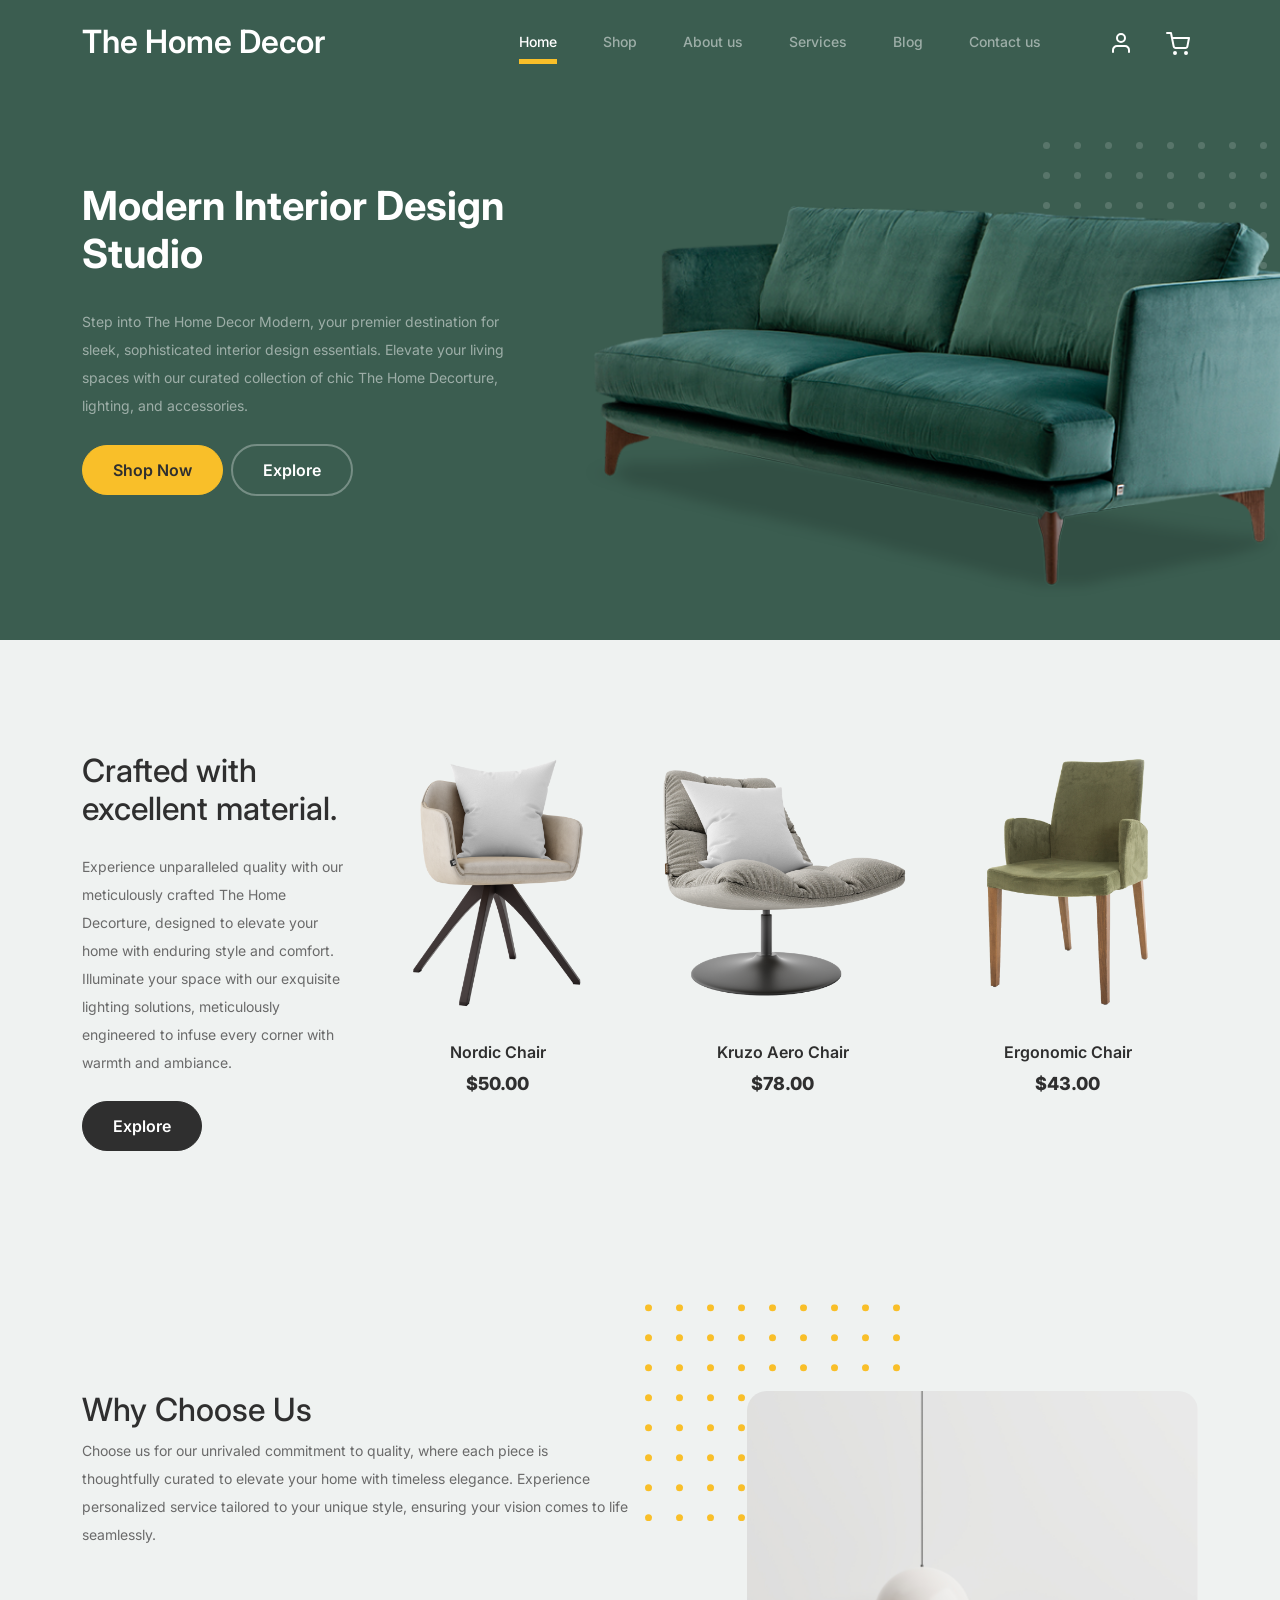
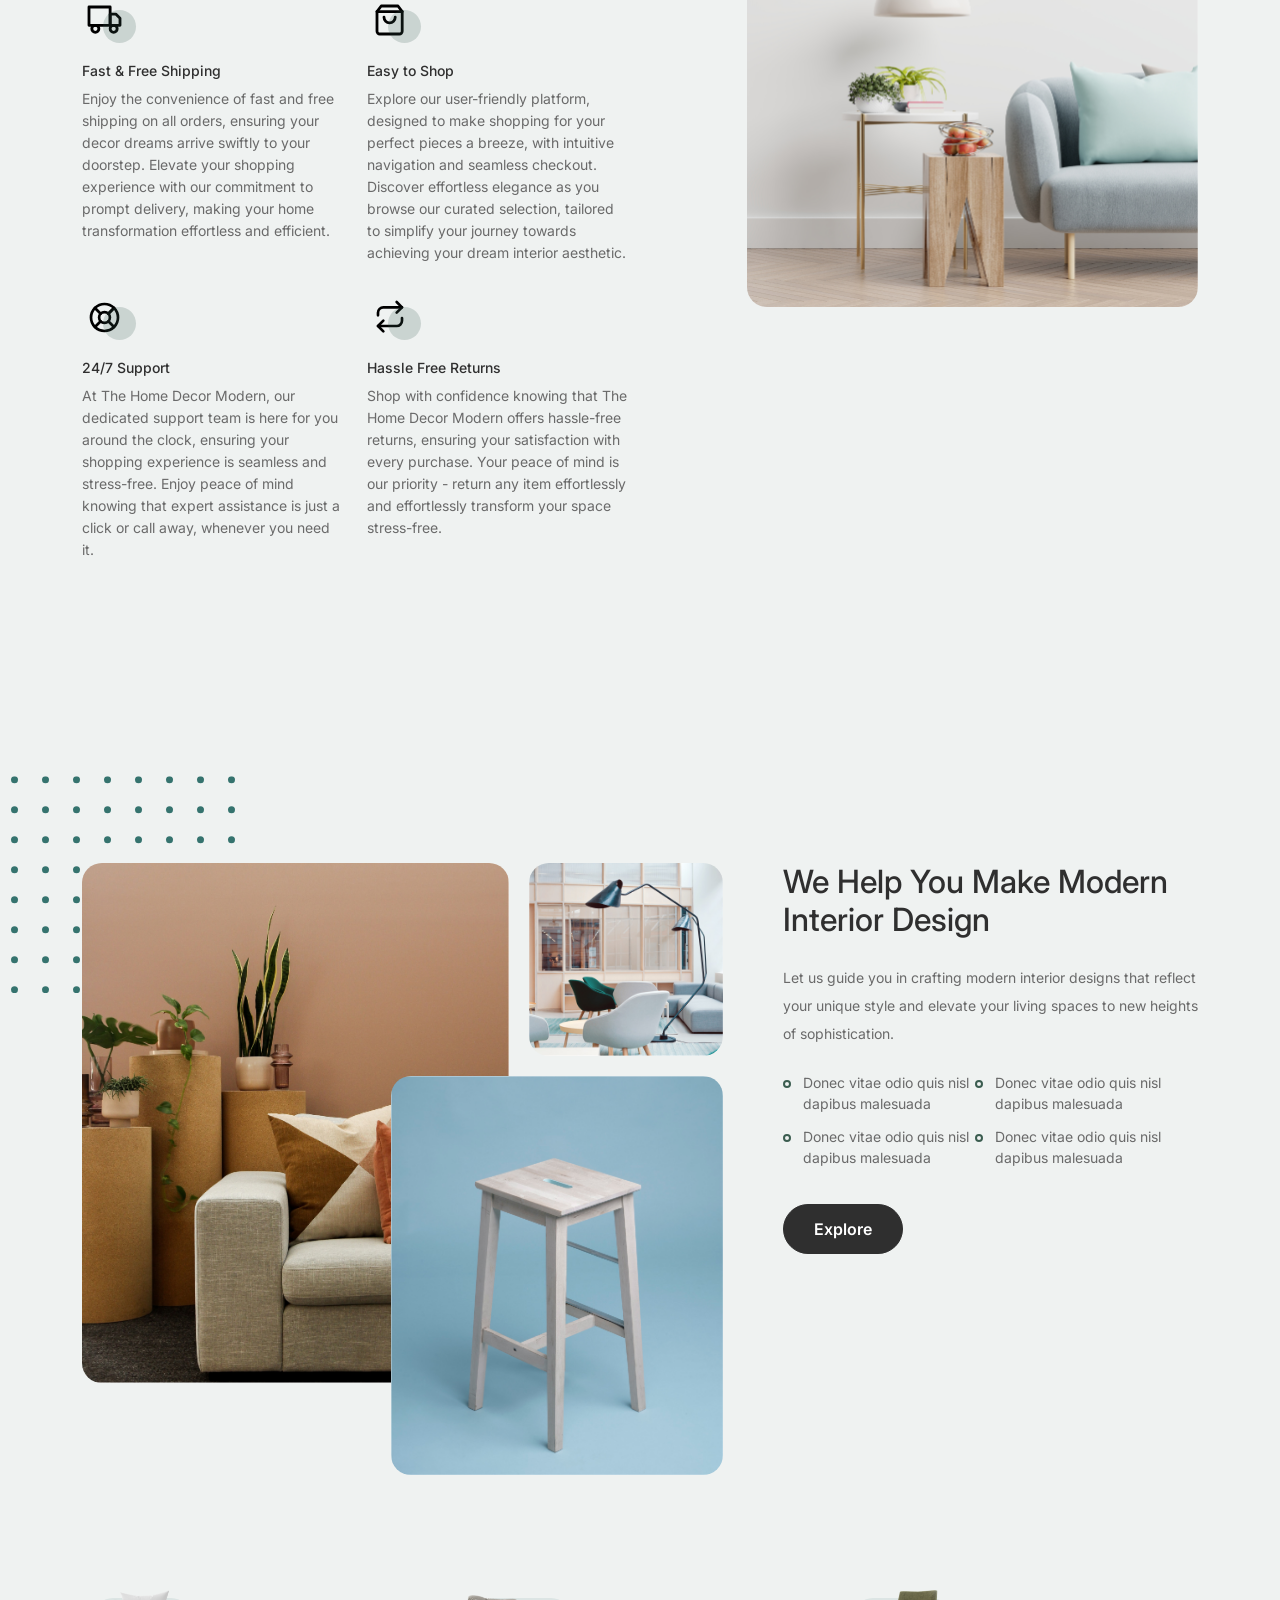
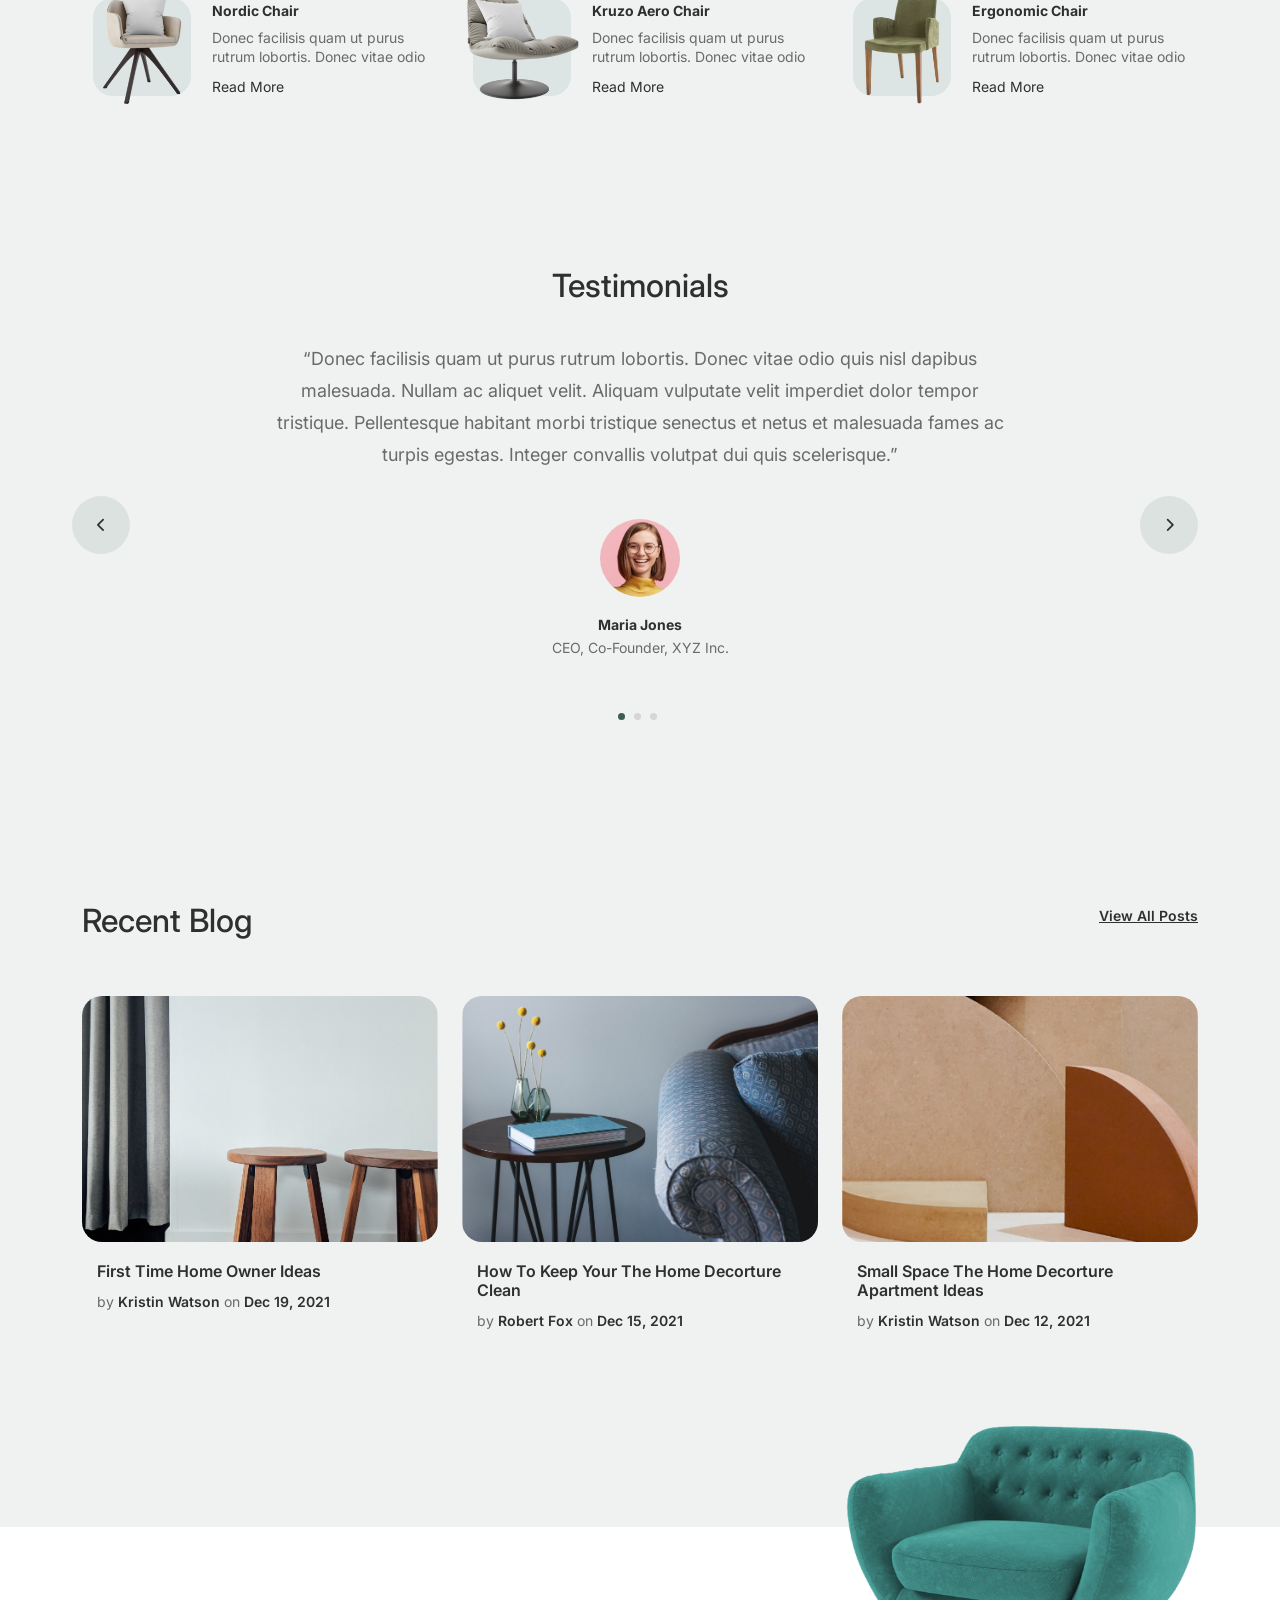
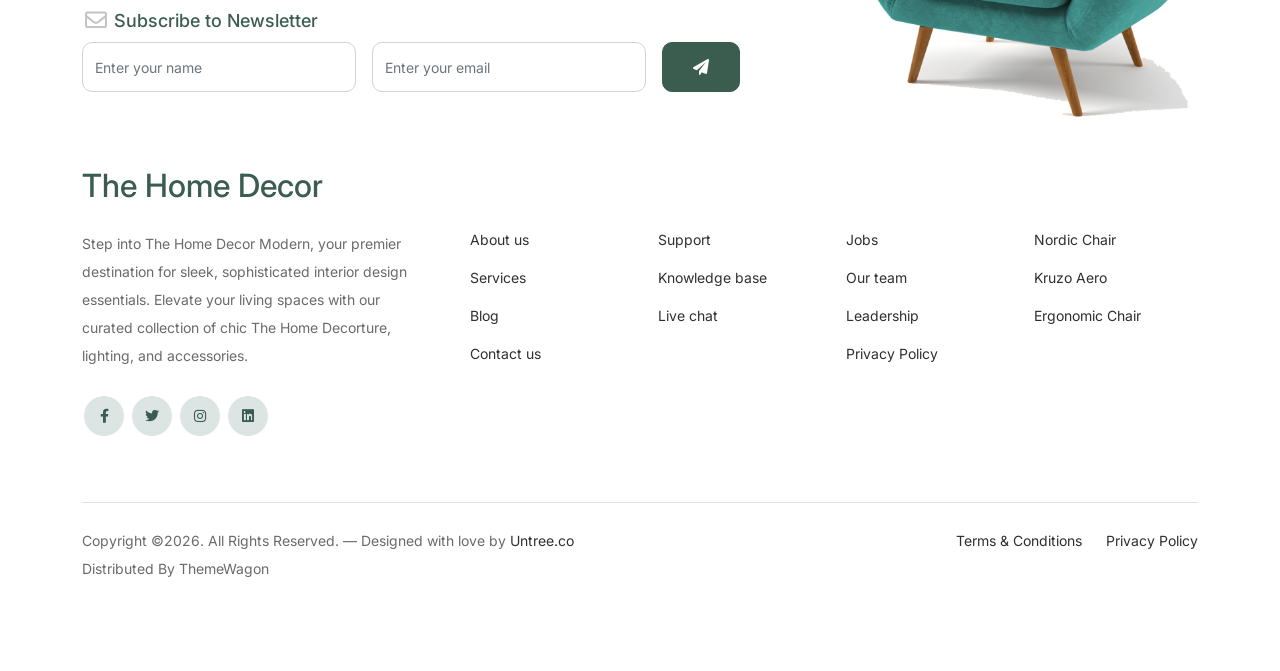
<file: Frontend_Project-main/index.html>
<!doctype html>
<html lang="en">
<head>
  <meta charset="utf-8">
  <meta name="viewport" content="width=device-width, initial-scale=1, shrink-to-fit=no">
  <meta name="author" content="Untree.co">
  <link rel="shortcut icon" href="favicon.png">

  <meta name="description" content="" />
  <meta name="keywords" content="bootstrap, bootstrap4" />

		<!-- Bootstrap CSS -->
		<link href="css/bootstrap.min.css" rel="stylesheet">
		<link href="https://cdnjs.cloudflare.com/ajax/libs/font-awesome/6.0.0-beta3/css/all.min.css" rel="stylesheet">
		<link href="css/tiny-slider.css" rel="stylesheet">
		<link href="css/style.css" rel="stylesheet">
		<title>The Home Decor Website </title>
	</head>

	<body>

		<!-- Start Header/Navigation -->
		<nav class="custom-navbar navbar navbar navbar-expand-md navbar-dark bg-dark" arial-label="The Home Decor navigation bar">

			<div class="container">
				<a class="navbar-brand" href="index.html">The Home Decor</a>

				<button class="navbar-toggler" type="button" data-bs-toggle="collapse" data-bs-target="#navbarsThe Home Decor" aria-controls="navbarsThe Home Decor" aria-expanded="false" aria-label="Toggle navigation">
					<span class="navbar-toggler-icon"></span>
				</button>

				<div class="collapse navbar-collapse" id="navbarsThe Home Decor">
					<ul class="custom-navbar-nav navbar-nav ms-auto mb-2 mb-md-0">
						<li class="nav-item active">
							<a class="nav-link" href="index.html">Home</a>
						</li>
						<li><a class="nav-link" href="shop.html">Shop</a></li>
						<li><a class="nav-link" href="about.html">About us</a></li>
						<li><a class="nav-link" href="services.html">Services</a></li>
						<li><a class="nav-link" href="blog.html">Blog</a></li>
						<li><a class="nav-link" href="contact.html">Contact us</a></li>
					</ul>

					<ul class="custom-navbar-cta navbar-nav mb-2 mb-md-0 ms-5">
						<li><a class="nav-link" href="#"><img src="images/user.svg"></a></li>
						<li><a class="nav-link" href="cart.html"><img src="images/cart.svg"></a></li>
					</ul>
				</div>
			</div>
				
		</nav>
		<!-- End Header/Navigation -->

		<!-- Start Hero Section -->
			<div class="hero">
				<div class="container">
					<div class="row justify-content-between">
						<div class="col-lg-5">
							<div class="intro-excerpt">
								<h1>Modern Interior <span clsas="d-block">Design Studio</span></h1>
								<p class="mb-4">
									Step into The Home Decor Modern, your premier destination for sleek, sophisticated interior design essentials. Elevate your living spaces with our curated collection of chic The Home Decorture, lighting, and accessories.</p>
								<p><a href="" class="btn btn-secondary me-2">Shop Now</a><a href="#" class="btn btn-white-outline">Explore</a></p>
							</div>
						</div>
						<div class="col-lg-7">
							<div class="hero-img-wrap">
								<img src="images/couch.png" class="img-fluid">
							</div>
						</div>
					</div>
				</div>
			</div>
		<!-- End Hero Section -->

		<!-- Start Product Section -->
		<div class="product-section">
			<div class="container">
				<div class="row">

					<!-- Start Column 1 -->
					<div class="col-md-12 col-lg-3 mb-5 mb-lg-0">
						<h2 class="mb-4 section-title">Crafted with excellent material.</h2>
						<p class="mb-4">Experience unparalleled quality with our meticulously crafted The Home Decorture, designed to elevate your home with enduring style and comfort. Illuminate your space with our exquisite lighting solutions, meticulously engineered to infuse every corner with warmth and ambiance. </p>
						<p><a href="shop.html" class="btn">Explore</a></p>
					</div> 
					<!-- End Column 1 -->

					<!-- Start Column 2 -->
					<div class="col-12 col-md-4 col-lg-3 mb-5 mb-md-0">
						<a class="product-item" href="cart.html">
							<img src="images/product-1.png" class="img-fluid product-thumbnail">
							<h3 class="product-title">Nordic Chair</h3>
							<strong class="product-price">$50.00</strong>

							<span class="icon-cross">
								<img src="images/cross.svg" class="img-fluid">
							</span>
						</a>
					</div> 
					<!-- End Column 2 -->

					<!-- Start Column 3 -->
					<div class="col-12 col-md-4 col-lg-3 mb-5 mb-md-0">
						<a class="product-item" href="cart.html">
							<img src="images/product-2.png" class="img-fluid product-thumbnail">
							<h3 class="product-title">Kruzo Aero Chair</h3>
							<strong class="product-price">$78.00</strong>

							<span class="icon-cross">
								<img src="images/cross.svg" class="img-fluid">
							</span>
						</a>
					</div>
					<!-- End Column 3 -->

					<!-- Start Column 4 -->
					<div class="col-12 col-md-4 col-lg-3 mb-5 mb-md-0">
						<a class="product-item" href="cart.html">
							<img src="images/product-3.png" class="img-fluid product-thumbnail">
							<h3 class="product-title">Ergonomic Chair</h3>
							<strong class="product-price">$43.00</strong>

							<span class="icon-cross">
								<img src="images/cross.svg" class="img-fluid">
							</span>
						</a>
					</div>
					<!-- End Column 4 -->

				</div>
			</div>
		</div>
		<!-- End Product Section -->

		<!-- Start Why Choose Us Section -->
		<div class="why-choose-section">
			<div class="container">
				<div class="row justify-content-between">
					<div class="col-lg-6">
						<h2 class="section-title">Why Choose Us</h2>
						<p>
							Choose us for our unrivaled commitment to quality, where each piece is thoughtfully curated to elevate your home with timeless elegance. Experience personalized service tailored to your unique style, ensuring your vision comes to life seamlessly.</p>

						<div class="row my-5">
							<div class="col-6 col-md-6">
								<div class="feature">
									<div class="icon">
										<img src="images/truck.svg" alt="Image" class="imf-fluid">
									</div>
									<h3>Fast &amp; Free Shipping</h3>
									<p>Enjoy the convenience of fast and free shipping on all orders, ensuring your decor dreams arrive swiftly to your doorstep. Elevate your shopping experience with our commitment to prompt delivery, making your home transformation effortless and efficient.</p>
								</div>
							</div>

							<div class="col-6 col-md-6">
								<div class="feature">
									<div class="icon">
										<img src="images/bag.svg" alt="Image" class="imf-fluid">
									</div>
									<h3>Easy to Shop</h3>
									<p>Explore our user-friendly platform, designed to make shopping for your perfect pieces a breeze, with intuitive navigation and seamless checkout. Discover effortless elegance as you browse our curated selection, tailored to simplify your journey towards achieving your dream interior aesthetic.</p>
								</div>
							</div>

							<div class="col-6 col-md-6">
								<div class="feature">
									<div class="icon">
										<img src="images/support.svg" alt="Image" class="imf-fluid">
									</div>
									<h3>24/7 Support</h3>
									<p>
										At The Home Decor Modern, our dedicated support team is here for you around the clock, ensuring your shopping experience is seamless and stress-free. Enjoy peace of mind knowing that expert assistance is just a click or call away, whenever you need it.</p>
								</div>
							</div>

							<div class="col-6 col-md-6">
								<div class="feature">
									<div class="icon">
										<img src="images/return.svg" alt="Image" class="imf-fluid">
									</div>
									<h3>Hassle Free Returns</h3>
									<p>Shop with confidence knowing that The Home Decor Modern offers hassle-free returns, ensuring your satisfaction with every purchase. Your peace of mind is our priority - return any item effortlessly and effortlessly transform your space stress-free.	</p>
								</div>
							</div>
						</div>
					</div>

					<div class="col-lg-5">
						<div class="img-wrap">
							<img src="images/why-choose-us-img.jpg" alt="Image" class="img-fluid">
						</div>
					</div>

				</div>
			</div>
		</div>
		<!-- End Why Choose Us Section -->

		<!-- Start We Help Section -->
		<div class="we-help-section">
			<div class="container">
				<div class="row justify-content-between">
					<div class="col-lg-7 mb-5 mb-lg-0">
						<div class="imgs-grid">
							<div class="grid grid-1"><img src="images/img-grid-1.jpg" alt="Untree.co"></div>
							<div class="grid grid-2"><img src="images/img-grid-2.jpg" alt="Untree.co"></div>
							<div class="grid grid-3"><img src="images/img-grid-3.jpg" alt="Untree.co"></div>
						</div>
					</div>
					<div class="col-lg-5 ps-lg-5">
						<h2 class="section-title mb-4">We Help You Make Modern Interior Design</h2>
						<p>Let us guide you in crafting modern interior designs that reflect your unique style and elevate your living spaces to new heights of sophistication.</p>

						<ul class="list-unstyled custom-list my-4">
							<li>Donec vitae odio quis nisl dapibus malesuada</li>
							<li>Donec vitae odio quis nisl dapibus malesuada</li>
							<li>Donec vitae odio quis nisl dapibus malesuada</li>
							<li>Donec vitae odio quis nisl dapibus malesuada</li>
						</ul>
						<p><a herf="#" class="btn">Explore</a></p>
					</div>
				</div>
			</div>
		</div>
		<!-- End We Help Section -->

		<!-- Start Popular Product -->
		<div class="popular-product">
			<div class="container">
				<div class="row">

					<div class="col-12 col-md-6 col-lg-4 mb-4 mb-lg-0">
						<div class="product-item-sm d-flex">
							<div class="thumbnail">
								<img src="images/product-1.png" alt="Image" class="img-fluid">
							</div>
							<div class="pt-3">
								<h3>Nordic Chair</h3>
								<p>Donec facilisis quam ut purus rutrum lobortis. Donec vitae odio </p>
								<p><a href="#">Read More</a></p>
							</div>
						</div>
					</div>

					<div class="col-12 col-md-6 col-lg-4 mb-4 mb-lg-0">
						<div class="product-item-sm d-flex">
							<div class="thumbnail">
								<img src="images/product-2.png" alt="Image" class="img-fluid">
							</div>
							<div class="pt-3">
								<h3>Kruzo Aero Chair</h3>
								<p>Donec facilisis quam ut purus rutrum lobortis. Donec vitae odio </p>
								<p><a href="#">Read More</a></p>
							</div>
						</div>
					</div>

					<div class="col-12 col-md-6 col-lg-4 mb-4 mb-lg-0">
						<div class="product-item-sm d-flex">
							<div class="thumbnail">
								<img src="images/product-3.png" alt="Image" class="img-fluid">
							</div>
							<div class="pt-3">
								<h3>Ergonomic Chair</h3>
								<p>Donec facilisis quam ut purus rutrum lobortis. Donec vitae odio </p>
								<p><a href="#">Read More</a></p>
							</div>
						</div>
					</div>

				</div>
			</div>
		</div>
		<!-- End Popular Product -->

		<!-- Start Testimonial Slider -->
		<div class="testimonial-section">
			<div class="container">
				<div class="row">
					<div class="col-lg-7 mx-auto text-center">
						<h2 class="section-title">Testimonials</h2>
					</div>
				</div>

				<div class="row justify-content-center">
					<div class="col-lg-12">
						<div class="testimonial-slider-wrap text-center">

							<div id="testimonial-nav">
								<span class="prev" data-controls="prev"><span class="fa fa-chevron-left"></span></span>
								<span class="next" data-controls="next"><span class="fa fa-chevron-right"></span></span>
							</div>

							<div class="testimonial-slider">
								
								<div class="item">
									<div class="row justify-content-center">
										<div class="col-lg-8 mx-auto">

											<div class="testimonial-block text-center">
												<blockquote class="mb-5">
													<p>&ldquo;Donec facilisis quam ut purus rutrum lobortis. Donec vitae odio quis nisl dapibus malesuada. Nullam ac aliquet velit. Aliquam vulputate velit imperdiet dolor tempor tristique. Pellentesque habitant morbi tristique senectus et netus et malesuada fames ac turpis egestas. Integer convallis volutpat dui quis scelerisque.&rdquo;</p>
												</blockquote>

												<div class="author-info">
													<div class="author-pic">
														<img src="images/person-1.png" alt="Maria Jones" class="img-fluid">
													</div>
													<h3 class="font-weight-bold">Maria Jones</h3>
													<span class="position d-block mb-3">CEO, Co-Founder, XYZ Inc.</span>
												</div>
											</div>

										</div>
									</div>
								</div> 
								<!-- END item -->

								<div class="item">
									<div class="row justify-content-center">
										<div class="col-lg-8 mx-auto">

											<div class="testimonial-block text-center">
												<blockquote class="mb-5">
													<p>&ldquo;Donec facilisis quam ut purus rutrum lobortis. Donec vitae odio quis nisl dapibus malesuada. Nullam ac aliquet velit. Aliquam vulputate velit imperdiet dolor tempor tristique. Pellentesque habitant morbi tristique senectus et netus et malesuada fames ac turpis egestas. Integer convallis volutpat dui quis scelerisque.&rdquo;</p>
												</blockquote>

												<div class="author-info">
													<div class="author-pic">
														<img src="images/person-1.png" alt="Maria Jones" class="img-fluid">
													</div>
													<h3 class="font-weight-bold">Maria Jones</h3>
													<span class="position d-block mb-3">CEO, Co-Founder, XYZ Inc.</span>
												</div>
											</div>

										</div>
									</div>
								</div> 
								<!-- END item -->

								<div class="item">
									<div class="row justify-content-center">
										<div class="col-lg-8 mx-auto">

											<div class="testimonial-block text-center">
												<blockquote class="mb-5">
													<p>&ldquo;Donec facilisis quam ut purus rutrum lobortis. Donec vitae odio quis nisl dapibus malesuada. Nullam ac aliquet velit. Aliquam vulputate velit imperdiet dolor tempor tristique. Pellentesque habitant morbi tristique senectus et netus et malesuada fames ac turpis egestas. Integer convallis volutpat dui quis scelerisque.&rdquo;</p>
												</blockquote>

												<div class="author-info">
													<div class="author-pic">
														<img src="images/person-1.png" alt="Maria Jones" class="img-fluid">
													</div>
													<h3 class="font-weight-bold">Maria Jones</h3>
													<span class="position d-block mb-3">CEO, Co-Founder, XYZ Inc.</span>
												</div>
											</div>

										</div>
									</div>
								</div> 
								<!-- END item -->

							</div>

						</div>
					</div>
				</div>
			</div>
		</div>
		<!-- End Testimonial Slider -->

		<!-- Start Blog Section -->
		<div class="blog-section">
			<div class="container">
				<div class="row mb-5">
					<div class="col-md-6">
						<h2 class="section-title">Recent Blog</h2>
					</div>
					<div class="col-md-6 text-start text-md-end">
						<a href="#" class="more">View All Posts</a>
					</div>
				</div>

				<div class="row">

					<div class="col-12 col-sm-6 col-md-4 mb-4 mb-md-0">
						<div class="post-entry">
							<a href="#" class="post-thumbnail"><img src="images/post-1.jpg" alt="Image" class="img-fluid"></a>
							<div class="post-content-entry">
								<h3><a href="#">First Time Home Owner Ideas</a></h3>
								<div class="meta">
									<span>by <a href="#">Kristin Watson</a></span> <span>on <a href="#">Dec 19, 2021</a></span>
								</div>
							</div>
						</div>
					</div>

					<div class="col-12 col-sm-6 col-md-4 mb-4 mb-md-0">
						<div class="post-entry">
							<a href="#" class="post-thumbnail"><img src="images/post-2.jpg" alt="Image" class="img-fluid"></a>
							<div class="post-content-entry">
								<h3><a href="#">How To Keep Your The Home Decorture Clean</a></h3>
								<div class="meta">
									<span>by <a href="#">Robert Fox</a></span> <span>on <a href="#">Dec 15, 2021</a></span>
								</div>
							</div>
						</div>
					</div>

					<div class="col-12 col-sm-6 col-md-4 mb-4 mb-md-0">
						<div class="post-entry">
							<a href="#" class="post-thumbnail"><img src="images/post-3.jpg" alt="Image" class="img-fluid"></a>
							<div class="post-content-entry">
								<h3><a href="#">Small Space The Home Decorture Apartment Ideas</a></h3>
								<div class="meta">
									<span>by <a href="#">Kristin Watson</a></span> <span>on <a href="#">Dec 12, 2021</a></span>
								</div>
							</div>
						</div>
					</div>

				</div>
			</div>
		</div>
		<!-- End Blog Section -->	

		<!-- Start Footer Section -->
		<footer class="footer-section">
			<div class="container relative">

				<div class="sofa-img">
					<img src="images/sofa.png" alt="Image" class="img-fluid">
				</div>

				<div class="row">
					<div class="col-lg-8">
						<div class="subscription-form">
							<h3 class="d-flex align-items-center"><span class="me-1"><img src="images/envelope-outline.svg" alt="Image" class="img-fluid"></span><span>Subscribe to Newsletter</span></h3>

							<form action="#" class="row g-3">
								<div class="col-auto">
									<input type="text" class="form-control" placeholder="Enter your name">
								</div>
								<div class="col-auto">
									<input type="email" class="form-control" placeholder="Enter your email">
								</div>
								<div class="col-auto">
									<button class="btn btn-primary">
										<span class="fa fa-paper-plane"></span>
									</button>
								</div>
							</form>

						</div>
					</div>
				</div>

				<div class="row g-5 mb-5">
					<div class="col-lg-4">
						<div class="mb-4 footer-logo-wrap"><a href="#" class="footer-logo">The Home Decor</a></div>
						<p class="mb-4">									Step into The Home Decor Modern, your premier destination for sleek, sophisticated interior design essentials. Elevate your living spaces with our curated collection of chic The Home Decorture, lighting, and accessories.</p>

						<ul class="list-unstyled custom-social">
							<li><a href="#"><span class="fa fa-brands fa-facebook-f"></span></a></li>
							<li><a href="#"><span class="fa fa-brands fa-twitter"></span></a></li>
							<li><a href="#"><span class="fa fa-brands fa-instagram"></span></a></li>
							<li><a href="#"><span class="fa fa-brands fa-linkedin"></span></a></li>
						</ul>
					</div>

					<div class="col-lg-8">
						<div class="row links-wrap">
							<div class="col-6 col-sm-6 col-md-3">
								<ul class="list-unstyled">
									<li><a href="#">About us</a></li>
									<li><a href="#">Services</a></li>
									<li><a href="#">Blog</a></li>
									<li><a href="#">Contact us</a></li>
								</ul>
							</div>

							<div class="col-6 col-sm-6 col-md-3">
								<ul class="list-unstyled">
									<li><a href="#">Support</a></li>
									<li><a href="#">Knowledge base</a></li>
									<li><a href="#">Live chat</a></li>
								</ul>
							</div>

							<div class="col-6 col-sm-6 col-md-3">
								<ul class="list-unstyled">
									<li><a href="#">Jobs</a></li>
									<li><a href="#">Our team</a></li>
									<li><a href="#">Leadership</a></li>
									<li><a href="#">Privacy Policy</a></li>
								</ul>
							</div>

							<div class="col-6 col-sm-6 col-md-3">
								<ul class="list-unstyled">
									<li><a href="#">Nordic Chair</a></li>
									<li><a href="#">Kruzo Aero</a></li>
									<li><a href="#">Ergonomic Chair</a></li>
								</ul>
							</div>
						</div>
					</div>

				</div>

				<div class="border-top copyright">
					<div class="row pt-4">
						<div class="col-lg-6">
							<p class="mb-2 text-center text-lg-start">Copyright &copy;<script>document.write(new Date().getFullYear());</script>. All Rights Reserved. &mdash; Designed with love by <a href="https://untree.co">Untree.co</a> Distributed By <a hreff="https://themewagon.com">ThemeWagon</a>  <!-- License information: https://untree.co/license/ -->
            </p>
						</div>

						<div class="col-lg-6 text-center text-lg-end">
							<ul class="list-unstyled d-inline-flex ms-auto">
								<li class="me-4"><a href="#">Terms &amp; Conditions</a></li>
								<li><a href="#">Privacy Policy</a></li>
							</ul>
						</div>

					</div>
				</div>

			</div>
		</footer>
		<!-- End Footer Section -->	


		<script src="js/bootstrap.bundle.min.js"></script>
		<script src="js/tiny-slider.js"></script>
		<script src="js/custom.js"></script>
	</body>

</html>
</file>
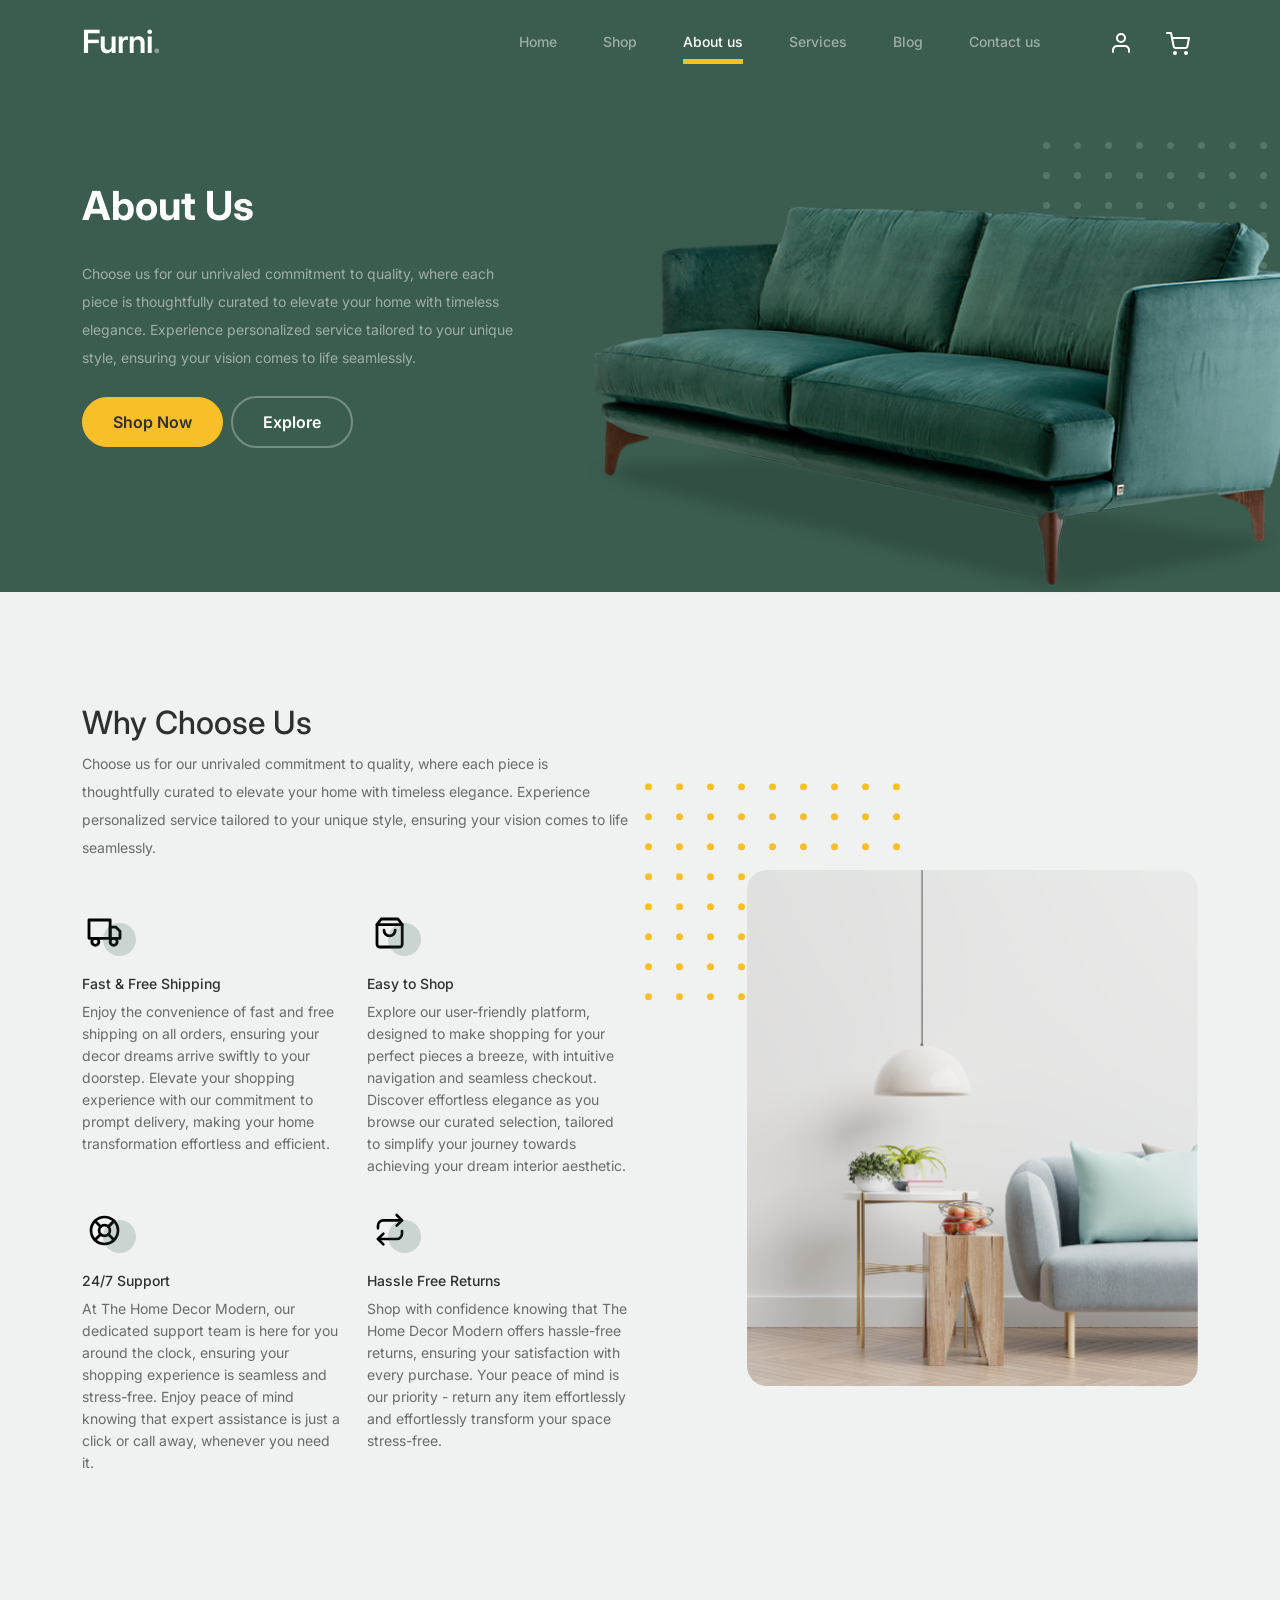
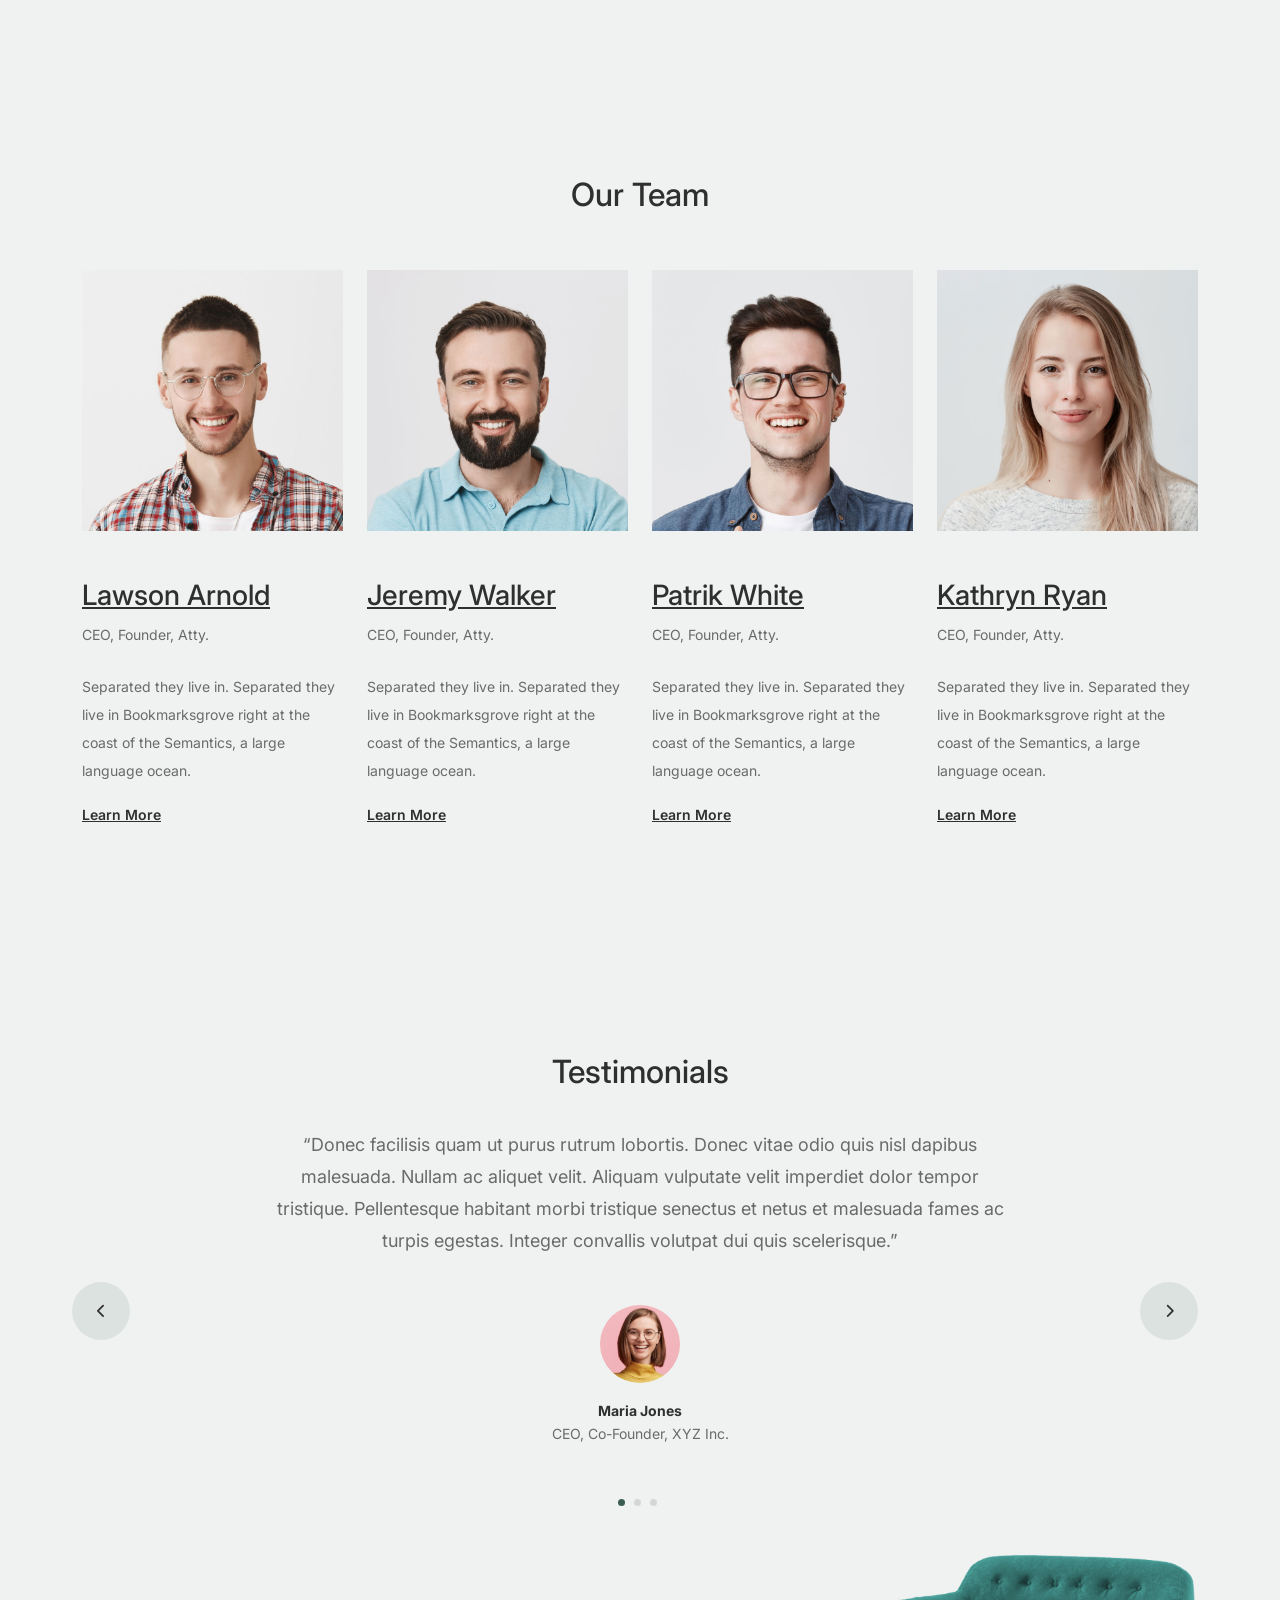
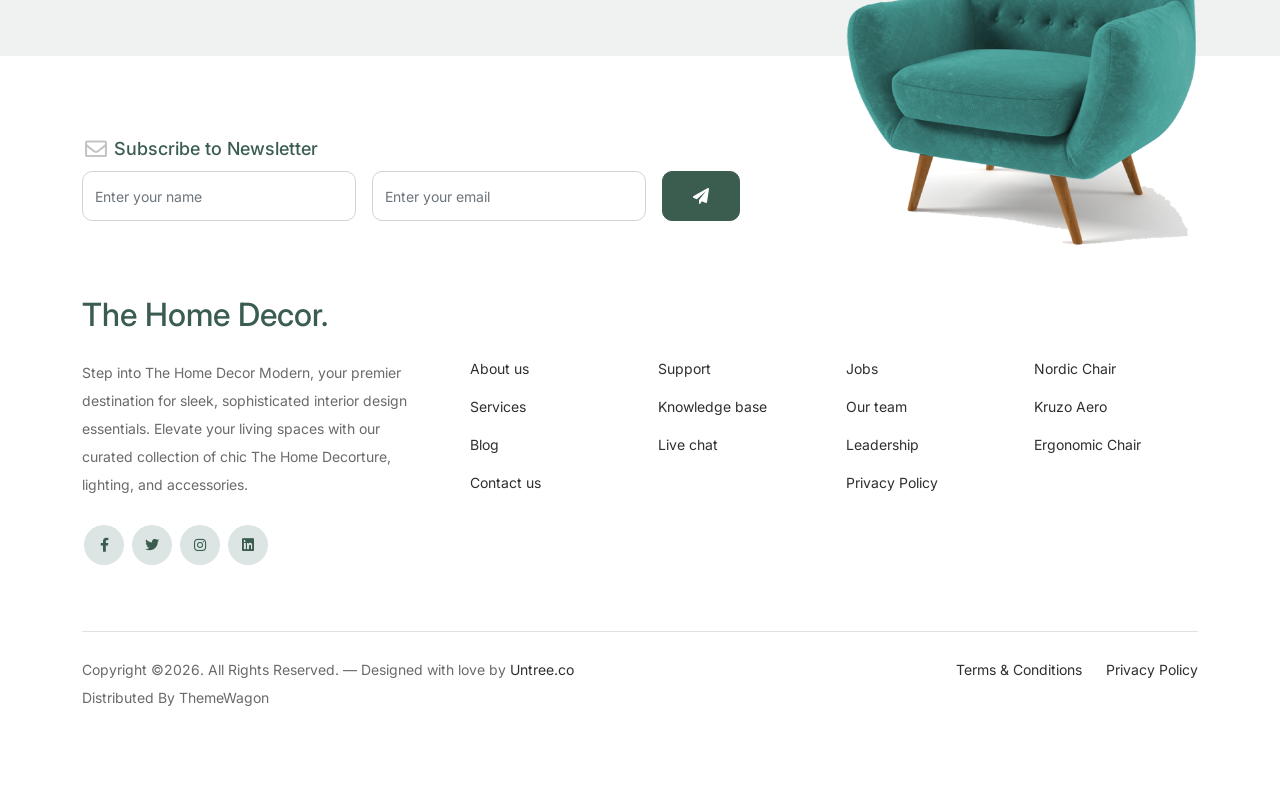
<file: Frontend_Project-main/about.html>
<!doctype html>
<html lang="en">
<head>
  <meta charset="utf-8">
  <meta name="viewport" content="width=device-width, initial-scale=1, shrink-to-fit=no">
  <meta name="author" content="Untree.co">
  <link rel="shortcut icon" href="favicon.png">

  <meta name="description" content="" />
  <meta name="keywords" content="bootstrap, bootstrap4" />

		<!-- Bootstrap CSS -->
		<link href="css/bootstrap.min.css" rel="stylesheet">
		<link href="https://cdnjs.cloudflare.com/ajax/libs/font-awesome/6.0.0-beta3/css/all.min.css" rel="stylesheet">
		<link href="css/tiny-slider.css" rel="stylesheet">
		<link href="css/style.css" rel="stylesheet">
		<title>Furni Free Bootstrap 5 Template for Furniture and Interior Design Websites by Untree.co </title>
	</head>

	<body>

		<!-- Start Header/Navigation -->
		<nav class="custom-navbar navbar navbar navbar-expand-md navbar-dark bg-dark" arial-label="Furni navigation bar">

			<div class="container">
				<a class="navbar-brand" href="index.html">Furni<span>.</span></a>

				<button class="navbar-toggler" type="button" data-bs-toggle="collapse" data-bs-target="#navbarsFurni" aria-controls="navbarsFurni" aria-expanded="false" aria-label="Toggle navigation">
					<span class="navbar-toggler-icon"></span>
				</button>

				<div class="collapse navbar-collapse" id="navbarsFurni">
					<ul class="custom-navbar-nav navbar-nav ms-auto mb-2 mb-md-0">
						<li class="nav-item ">
							<a class="nav-link" href="index.html">Home</a>
						</li>
						<li><a class="nav-link" href="shop.html">Shop</a></li>
						<li class="active"><a class="nav-link" href="about.html">About us</a></li>
						<li><a class="nav-link" href="services.html">Services</a></li>
						<li><a class="nav-link" href="blog.html">Blog</a></li>
						<li><a class="nav-link" href="contact.html">Contact us</a></li>
					</ul>

					<ul class="custom-navbar-cta navbar-nav mb-2 mb-md-0 ms-5">
						<li><a class="nav-link" href="#"><img src="images/user.svg"></a></li>
						<li><a class="nav-link" href="cart.html"><img src="images/cart.svg"></a></li>
					</ul>
				</div>
			</div>
				
		</nav>
		<!-- End Header/Navigation -->

		<!-- Start Hero Section -->
			<div class="hero">
				<div class="container">
					<div class="row justify-content-between">
						<div class="col-lg-5">
							<div class="intro-excerpt">
								<h1>About Us</h1>
								<p class="mb-4">Choose us for our unrivaled commitment to quality, where each piece is thoughtfully curated to elevate your home with timeless elegance. Experience personalized service tailored to your unique style, ensuring your vision comes to life seamlessly.</p>
								<p><a href="" class="btn btn-secondary me-2">Shop Now</a><a href="#" class="btn btn-white-outline">Explore</a></p>
							</div>
						</div>
						<div class="col-lg-7">
							<div class="hero-img-wrap">
								<img src="images/couch.png" class="img-fluid">
							</div>
						</div>
					</div>
				</div>
			</div>
		<!-- End Hero Section -->

		

		<!-- Start Why Choose Us Section -->
		<div class="why-choose-section">
			<div class="container">
				<div class="row justify-content-between align-items-center">
					<div class="col-lg-6">
						<h2 class="section-title">Why Choose Us</h2>
						<p>Choose us for our unrivaled commitment to quality, where each piece is thoughtfully curated to elevate your home with timeless elegance. Experience personalized service tailored to your unique style, ensuring your vision comes to life seamlessly.</p>

						<div class="row my-5">
							<div class="col-6 col-md-6">
								<div class="feature">
									<div class="icon">
										<img src="images/truck.svg" alt="Image" class="imf-fluid">
									</div>
									<h3>Fast &amp; Free Shipping</h3>
									<p>Enjoy the convenience of fast and free shipping on all orders, ensuring your decor dreams arrive swiftly to your doorstep. Elevate your shopping experience with our commitment to prompt delivery, making your home transformation effortless and efficient.</p>
								</div>
							</div>

							<div class="col-6 col-md-6">
								<div class="feature">
									<div class="icon">
										<img src="images/bag.svg" alt="Image" class="imf-fluid">
									</div>
									<h3>Easy to Shop</h3>
									<p>Explore our user-friendly platform, designed to make shopping for your perfect pieces a breeze, with intuitive navigation and seamless checkout. Discover effortless elegance as you browse our curated selection, tailored to simplify your journey towards achieving your dream interior aesthetic.</p>
								</div>
							</div>

							<div class="col-6 col-md-6">
								<div class="feature">
									<div class="icon">
										<img src="images/support.svg" alt="Image" class="imf-fluid">
									</div>
									<h3>24/7 Support</h3>
									<p>At The Home Decor Modern, our dedicated support team is here for you around the clock, ensuring your shopping experience is seamless and stress-free. Enjoy peace of mind knowing that expert assistance is just a click or call away, whenever you need it.</p>
								</div>
							</div>

							<div class="col-6 col-md-6">
								<div class="feature">
									<div class="icon">
										<img src="images/return.svg" alt="Image" class="imf-fluid">
									</div>
									<h3>Hassle Free Returns</h3>
									<p>Shop with confidence knowing that The Home Decor Modern offers hassle-free returns, ensuring your satisfaction with every purchase. Your peace of mind is our priority - return any item effortlessly and effortlessly transform your space stress-free.	</p>
								</div>
							</div>

						</div>
					</div>

					<div class="col-lg-5">
						<div class="img-wrap">
							<img src="images/why-choose-us-img.jpg" alt="Image" class="img-fluid">
						</div>
					</div>

				</div>
			</div>
		</div>
		<!-- End Why Choose Us Section -->

		<!-- Start Team Section -->
		<div class="untree_co-section">
			<div class="container">

				<div class="row mb-5">
					<div class="col-lg-5 mx-auto text-center">
						<h2 class="section-title">Our Team</h2>
					</div>
				</div>

				<div class="row">

					<!-- Start Column 1 -->
					<div class="col-12 col-md-6 col-lg-3 mb-5 mb-md-0">
						<img src="images/person_1.jpg" class="img-fluid mb-5">
						<h3 clas><a href="#"><span class="">Lawson</span> Arnold</a></h3>
            <span class="d-block position mb-4">CEO, Founder, Atty.</span>
            <p>Separated they live in.
            Separated they live in Bookmarksgrove right at the coast of the Semantics, a large language ocean.</p>
            <p class="mb-0"><a href="#" class="more dark">Learn More <span class="icon-arrow_forward"></span></a></p>
					</div> 
					<!-- End Column 1 -->

					<!-- Start Column 2 -->
					<div class="col-12 col-md-6 col-lg-3 mb-5 mb-md-0">
						<img src="images/person_2.jpg" class="img-fluid mb-5">

						<h3 clas><a href="#"><span class="">Jeremy</span> Walker</a></h3>
            <span class="d-block position mb-4">CEO, Founder, Atty.</span>
            <p>Separated they live in.
            Separated they live in Bookmarksgrove right at the coast of the Semantics, a large language ocean.</p>
            <p class="mb-0"><a href="#" class="more dark">Learn More <span class="icon-arrow_forward"></span></a></p>

					</div> 
					<!-- End Column 2 -->

					<!-- Start Column 3 -->
					<div class="col-12 col-md-6 col-lg-3 mb-5 mb-md-0">
						<img src="images/person_3.jpg" class="img-fluid mb-5">
						<h3 clas><a href="#"><span class="">Patrik</span> White</a></h3>
            <span class="d-block position mb-4">CEO, Founder, Atty.</span>
            <p>Separated they live in.
            Separated they live in Bookmarksgrove right at the coast of the Semantics, a large language ocean.</p>
            <p class="mb-0"><a href="#" class="more dark">Learn More <span class="icon-arrow_forward"></span></a></p>
					</div> 
					<!-- End Column 3 -->

					<!-- Start Column 4 -->
					<div class="col-12 col-md-6 col-lg-3 mb-5 mb-md-0">
						<img src="images/person_4.jpg" class="img-fluid mb-5">

						<h3 clas><a href="#"><span class="">Kathryn</span> Ryan</a></h3>
            <span class="d-block position mb-4">CEO, Founder, Atty.</span>
            <p>Separated they live in.
            Separated they live in Bookmarksgrove right at the coast of the Semantics, a large language ocean.</p>
            <p class="mb-0"><a href="#" class="more dark">Learn More <span class="icon-arrow_forward"></span></a></p>

          
					</div> 
					<!-- End Column 4 -->

					

				</div>
			</div>
		</div>
		<!-- End Team Section -->

		

		<!-- Start Testimonial Slider -->
		<div class="testimonial-section before-footer-section">
			<div class="container">
				<div class="row">
					<div class="col-lg-7 mx-auto text-center">
						<h2 class="section-title">Testimonials</h2>
					</div>
				</div>

				<div class="row justify-content-center">
					<div class="col-lg-12">
						<div class="testimonial-slider-wrap text-center">

							<div id="testimonial-nav">
								<span class="prev" data-controls="prev"><span class="fa fa-chevron-left"></span></span>
								<span class="next" data-controls="next"><span class="fa fa-chevron-right"></span></span>
							</div>

							<div class="testimonial-slider">
								
								<div class="item">
									<div class="row justify-content-center">
										<div class="col-lg-8 mx-auto">

											<div class="testimonial-block text-center">
												<blockquote class="mb-5">
													<p>&ldquo;Donec facilisis quam ut purus rutrum lobortis. Donec vitae odio quis nisl dapibus malesuada. Nullam ac aliquet velit. Aliquam vulputate velit imperdiet dolor tempor tristique. Pellentesque habitant morbi tristique senectus et netus et malesuada fames ac turpis egestas. Integer convallis volutpat dui quis scelerisque.&rdquo;</p>
												</blockquote>

												<div class="author-info">
													<div class="author-pic">
														<img src="images/person-1.png" alt="Maria Jones" class="img-fluid">
													</div>
													<h3 class="font-weight-bold">Maria Jones</h3>
													<span class="position d-block mb-3">CEO, Co-Founder, XYZ Inc.</span>
												</div>
											</div>

										</div>
									</div>
								</div> 
								<!-- END item -->

								<div class="item">
									<div class="row justify-content-center">
										<div class="col-lg-8 mx-auto">

											<div class="testimonial-block text-center">
												<blockquote class="mb-5">
													<p>&ldquo;Donec facilisis quam ut purus rutrum lobortis. Donec vitae odio quis nisl dapibus malesuada. Nullam ac aliquet velit. Aliquam vulputate velit imperdiet dolor tempor tristique. Pellentesque habitant morbi tristique senectus et netus et malesuada fames ac turpis egestas. Integer convallis volutpat dui quis scelerisque.&rdquo;</p>
												</blockquote>

												<div class="author-info">
													<div class="author-pic">
														<img src="images/person-1.png" alt="Maria Jones" class="img-fluid">
													</div>
													<h3 class="font-weight-bold">Maria Jones</h3>
													<span class="position d-block mb-3">CEO, Co-Founder, XYZ Inc.</span>
												</div>
											</div>

										</div>
									</div>
								</div> 
								<!-- END item -->

								<div class="item">
									<div class="row justify-content-center">
										<div class="col-lg-8 mx-auto">

											<div class="testimonial-block text-center">
												<blockquote class="mb-5">
													<p>&ldquo;Donec facilisis quam ut purus rutrum lobortis. Donec vitae odio quis nisl dapibus malesuada. Nullam ac aliquet velit. Aliquam vulputate velit imperdiet dolor tempor tristique. Pellentesque habitant morbi tristique senectus et netus et malesuada fames ac turpis egestas. Integer convallis volutpat dui quis scelerisque.&rdquo;</p>
												</blockquote>

												<div class="author-info">
													<div class="author-pic">
														<img src="images/person-1.png" alt="Maria Jones" class="img-fluid">
													</div>
													<h3 class="font-weight-bold">Maria Jones</h3>
													<span class="position d-block mb-3">CEO, Co-Founder, XYZ Inc.</span>
												</div>
											</div>

										</div>
									</div>
								</div> 
								<!-- END item -->

							</div>

						</div>
					</div>
				</div>
			</div>
		</div>
		<!-- End Testimonial Slider -->

		

		<!-- Start Footer Section -->
		<footer class="footer-section">
			<div class="container relative">

				<div class="sofa-img">
					<img src="images/sofa.png" alt="Image" class="img-fluid">
				</div>

				<div class="row">
					<div class="col-lg-8">
						<div class="subscription-form">
							<h3 class="d-flex align-items-center"><span class="me-1"><img src="images/envelope-outline.svg" alt="Image" class="img-fluid"></span><span>Subscribe to Newsletter</span></h3>

							<form action="#" class="row g-3">
								<div class="col-auto">
									<input type="text" class="form-control" placeholder="Enter your name">
								</div>
								<div class="col-auto">
									<input type="email" class="form-control" placeholder="Enter your email">
								</div>
								<div class="col-auto">
									<button class="btn btn-primary">
										<span class="fa fa-paper-plane"></span>
									</button>
								</div>
							</form>

						</div>
					</div>
				</div>

				<div class="row g-5 mb-5">
					<div class="col-lg-4">
						<div class="mb-4 footer-logo-wrap"><a href="#" class="footer-logo">The Home Decor<span>.</span></a></div>
						<p class="mb-4">									Step into The Home Decor Modern, your premier destination for sleek, sophisticated interior design essentials. Elevate your living spaces with our curated collection of chic The Home Decorture, lighting, and accessories.</p>

						<ul class="list-unstyled custom-social">
							<li><a href="#"><span class="fa fa-brands fa-facebook-f"></span></a></li>
							<li><a href="#"><span class="fa fa-brands fa-twitter"></span></a></li>
							<li><a href="#"><span class="fa fa-brands fa-instagram"></span></a></li>
							<li><a href="#"><span class="fa fa-brands fa-linkedin"></span></a></li>
						</ul>
					</div>

					<div class="col-lg-8">
						<div class="row links-wrap">
							<div class="col-6 col-sm-6 col-md-3">
								<ul class="list-unstyled">
									<li><a href="#">About us</a></li>
									<li><a href="#">Services</a></li>
									<li><a href="#">Blog</a></li>
									<li><a href="#">Contact us</a></li>
								</ul>
							</div>

							<div class="col-6 col-sm-6 col-md-3">
								<ul class="list-unstyled">
									<li><a href="#">Support</a></li>
									<li><a href="#">Knowledge base</a></li>
									<li><a href="#">Live chat</a></li>
								</ul>
							</div>

							<div class="col-6 col-sm-6 col-md-3">
								<ul class="list-unstyled">
									<li><a href="#">Jobs</a></li>
									<li><a href="#">Our team</a></li>
									<li><a href="#">Leadership</a></li>
									<li><a href="#">Privacy Policy</a></li>
								</ul>
							</div>

							<div class="col-6 col-sm-6 col-md-3">
								<ul class="list-unstyled">
									<li><a href="#">Nordic Chair</a></li>
									<li><a href="#">Kruzo Aero</a></li>
									<li><a href="#">Ergonomic Chair</a></li>
								</ul>
							</div>
						</div>
					</div>

				</div>

				<div class="border-top copyright">
					<div class="row pt-4">
						<div class="col-lg-6">
							<p class="mb-2 text-center text-lg-start">Copyright &copy;<script>document.write(new Date().getFullYear());</script>. All Rights Reserved. &mdash; Designed with love by <a href="https://untree.co">Untree.co</a> Distributed By <a hreff="https://themewagon.com">ThemeWagon</a>  <!-- License information: https://untree.co/license/ -->
            </p>
						</div>

						<div class="col-lg-6 text-center text-lg-end">
							<ul class="list-unstyled d-inline-flex ms-auto">
								<li class="me-4"><a href="#">Terms &amp; Conditions</a></li>
								<li><a href="#">Privacy Policy</a></li>
							</ul>
						</div>

					</div>
				</div>

			</div>
		</footer>
		<!-- End Footer Section -->	


		<script src="js/bootstrap.bundle.min.js"></script>
		<script src="js/tiny-slider.js"></script>
		<script src="js/custom.js"></script>
	</body>

</html>
</file>
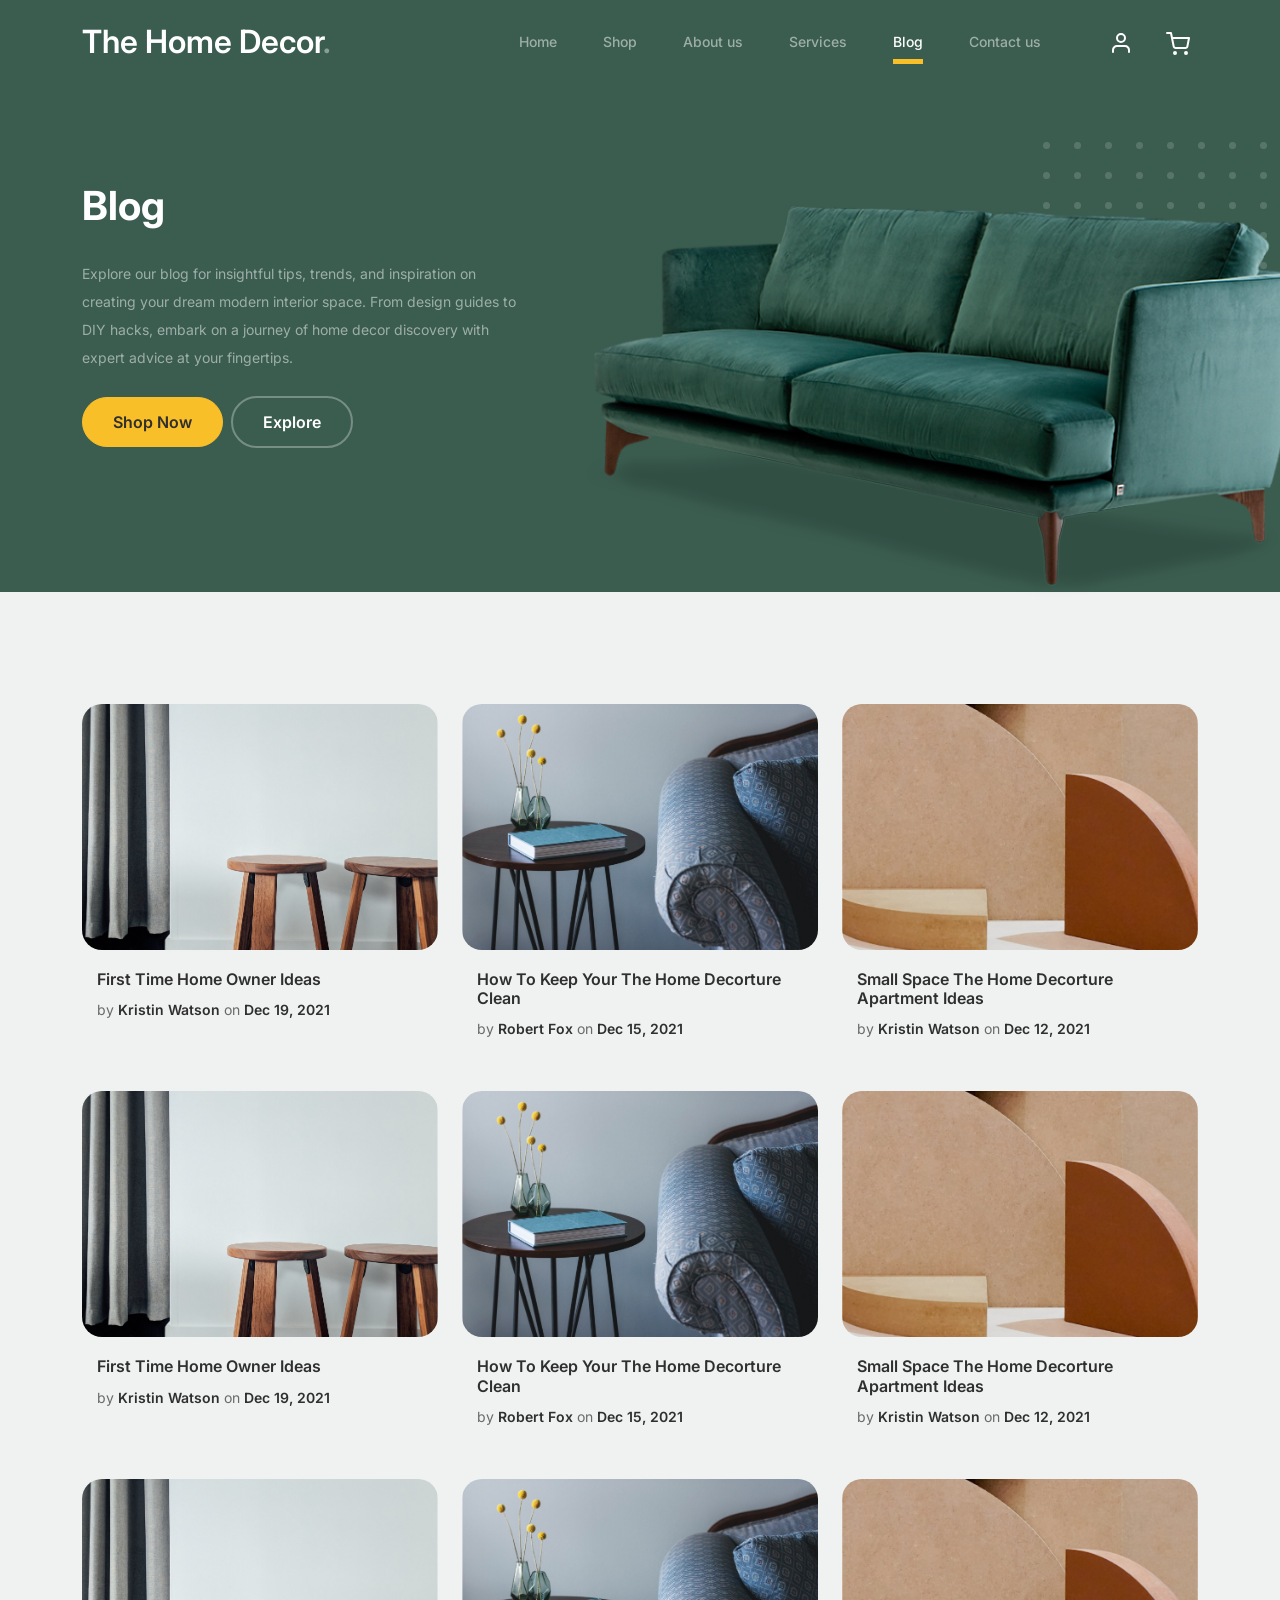
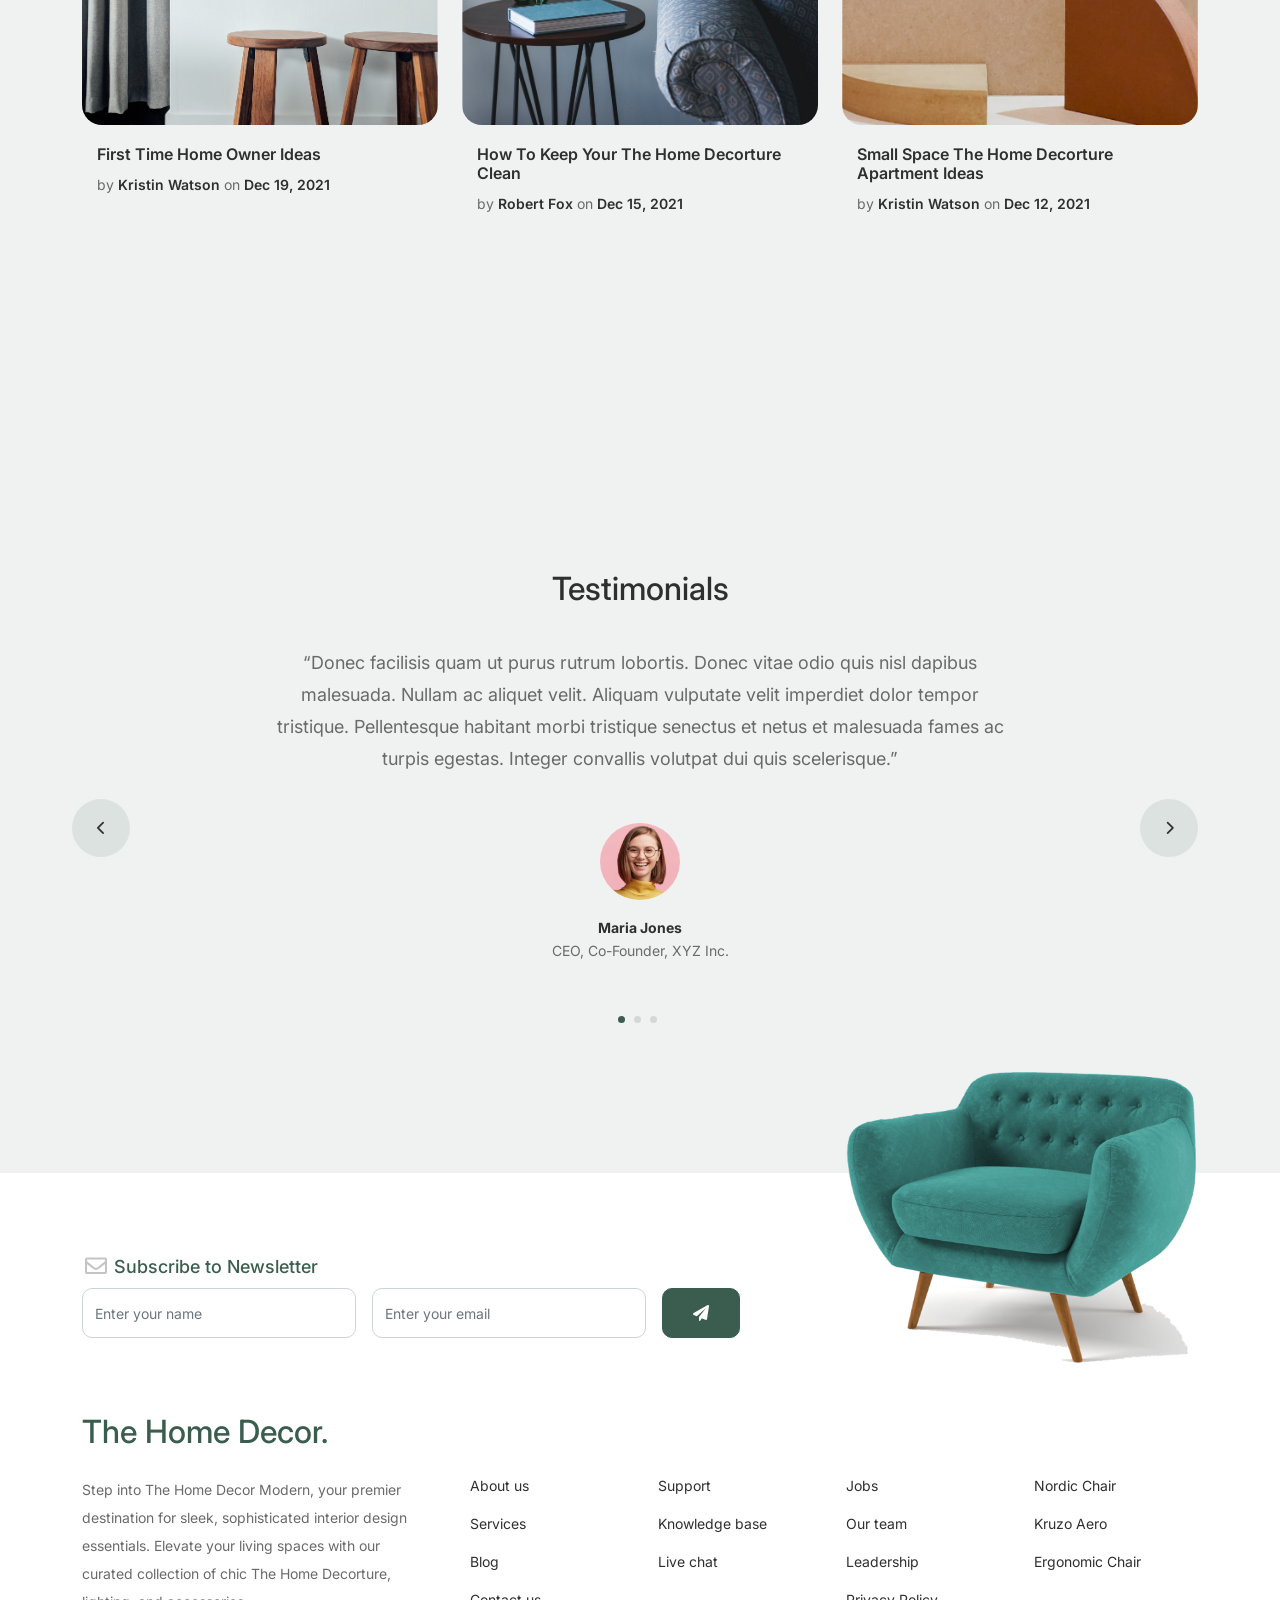
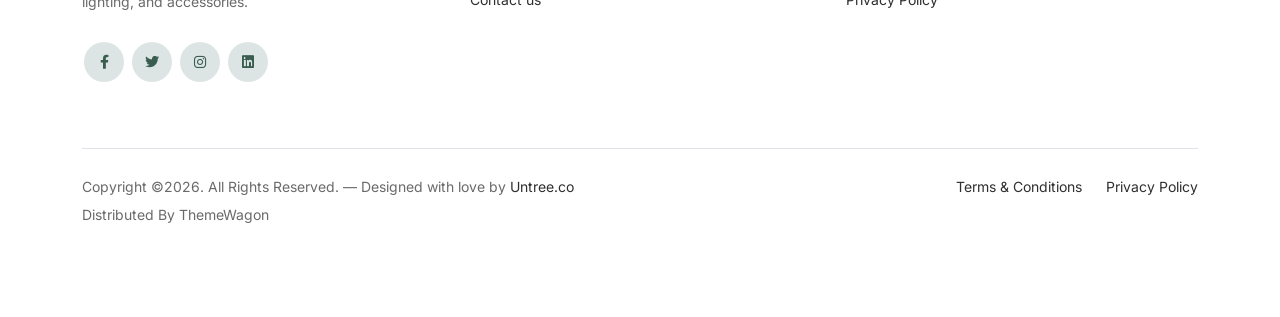
<file: Frontend_Project-main/blog.html>
<!doctype html>
<html lang="en">
<head>
  <meta charset="utf-8">
  <meta name="viewport" content="width=device-width, initial-scale=1, shrink-to-fit=no">
  <meta name="author" content="Untree.co">
  <link rel="shortcut icon" href="favicon.png">

  <meta name="description" content="" />
  <meta name="keywords" content="bootstrap, bootstrap4" />

		<!-- Bootstrap CSS -->
		<link href="css/bootstrap.min.css" rel="stylesheet">
		<link href="https://cdnjs.cloudflare.com/ajax/libs/font-awesome/6.0.0-beta3/css/all.min.css" rel="stylesheet">
		<link href="css/tiny-slider.css" rel="stylesheet">
		<link href="css/style.css" rel="stylesheet">
		<title>The Home Decor Free Bootstrap 5 Template for The Home Decorture and Interior Design Websites by Untree.co </title>
	</head>

	<body>

		<!-- Start Header/Navigation -->
		<nav class="custom-navbar navbar navbar navbar-expand-md navbar-dark bg-dark" arial-label="The Home Decor navigation bar">

			<div class="container">
				<a class="navbar-brand" href="index.html">The Home Decor<span>.</span></a>

				<button class="navbar-toggler" type="button" data-bs-toggle="collapse" data-bs-target="#navbarsThe Home Decor" aria-controls="navbarsThe Home Decor" aria-expanded="false" aria-label="Toggle navigation">
					<span class="navbar-toggler-icon"></span>
				</button>

				<div class="collapse navbar-collapse" id="navbarsThe Home Decor">
					<ul class="custom-navbar-nav navbar-nav ms-auto mb-2 mb-md-0">
						<li class="nav-item">
							<a class="nav-link" href="index.html">Home</a>
						</li>
						<li><a class="nav-link" href="shop.html">Shop</a></li>
						<li><a class="nav-link" href="about.html">About us</a></li>
						<li><a class="nav-link" href="services.html">Services</a></li>
						<li class="active"><a class="nav-link" href="blog.html">Blog</a></li>
						<li><a class="nav-link" href="contact.html">Contact us</a></li>
					</ul>

					<ul class="custom-navbar-cta navbar-nav mb-2 mb-md-0 ms-5">
						<li><a class="nav-link" href="#"><img src="images/user.svg"></a></li>
						<li><a class="nav-link" href="cart.html"><img src="images/cart.svg"></a></li>
					</ul>
				</div>
			</div>
				
		</nav>
		<!-- End Header/Navigation -->

		<!-- Start Hero Section -->
			<div class="hero">
				<div class="container">
					<div class="row justify-content-between">
						<div class="col-lg-5">
							<div class="intro-excerpt">
								<h1>Blog</h1>
								<p class="mb-4">Explore our blog for insightful tips, trends, and inspiration on creating your dream modern interior space. From design guides to DIY hacks, embark on a journey of home decor discovery with expert advice at your fingertips.</p>
								<p><a href="" class="btn btn-secondary me-2">Shop Now</a><a href="#" class="btn btn-white-outline">Explore</a></p>
							</div>
						</div>
						<div class="col-lg-7">
							<div class="hero-img-wrap">
								<img src="images/couch.png" class="img-fluid">
							</div>
						</div>
					</div>
				</div>
			</div>
		<!-- End Hero Section -->

		

		<!-- Start Blog Section -->
		<div class="blog-section">
			<div class="container">
				
				<div class="row">

					<div class="col-12 col-sm-6 col-md-4 mb-5">
						<div class="post-entry">
							<a href="#" class="post-thumbnail"><img src="images/post-1.jpg" alt="Image" class="img-fluid"></a>
							<div class="post-content-entry">
								<h3><a href="#">First Time Home Owner Ideas</a></h3>
								<div class="meta">
									<span>by <a href="#">Kristin Watson</a></span> <span>on <a href="#">Dec 19, 2021</a></span>
								</div>
							</div>
						</div>
					</div>

					<div class="col-12 col-sm-6 col-md-4 mb-5">
						<div class="post-entry">
							<a href="#" class="post-thumbnail"><img src="images/post-2.jpg" alt="Image" class="img-fluid"></a>
							<div class="post-content-entry">
								<h3><a href="#">How To Keep Your The Home Decorture Clean</a></h3>
								<div class="meta">
									<span>by <a href="#">Robert Fox</a></span> <span>on <a href="#">Dec 15, 2021</a></span>
								</div>
							</div>
						</div>
					</div>

					<div class="col-12 col-sm-6 col-md-4 mb-5">
						<div class="post-entry">
							<a href="#" class="post-thumbnail"><img src="images/post-3.jpg" alt="Image" class="img-fluid"></a>
							<div class="post-content-entry">
								<h3><a href="#">Small Space The Home Decorture Apartment Ideas</a></h3>
								<div class="meta">
									<span>by <a href="#">Kristin Watson</a></span> <span>on <a href="#">Dec 12, 2021</a></span>
								</div>
							</div>
						</div>
					</div>

					<div class="col-12 col-sm-6 col-md-4 mb-5">
						<div class="post-entry">
							<a href="#" class="post-thumbnail"><img src="images/post-1.jpg" alt="Image" class="img-fluid"></a>
							<div class="post-content-entry">
								<h3><a href="#">First Time Home Owner Ideas</a></h3>
								<div class="meta">
									<span>by <a href="#">Kristin Watson</a></span> <span>on <a href="#">Dec 19, 2021</a></span>
								</div>
							</div>
						</div>
					</div>

					<div class="col-12 col-sm-6 col-md-4 mb-5">
						<div class="post-entry">
							<a href="#" class="post-thumbnail"><img src="images/post-2.jpg" alt="Image" class="img-fluid"></a>
							<div class="post-content-entry">
								<h3><a href="#">How To Keep Your The Home Decorture Clean</a></h3>
								<div class="meta">
									<span>by <a href="#">Robert Fox</a></span> <span>on <a href="#">Dec 15, 2021</a></span>
								</div>
							</div>
						</div>
					</div>

					<div class="col-12 col-sm-6 col-md-4 mb-5">
						<div class="post-entry">
							<a href="#" class="post-thumbnail"><img src="images/post-3.jpg" alt="Image" class="img-fluid"></a>
							<div class="post-content-entry">
								<h3><a href="#">Small Space The Home Decorture Apartment Ideas</a></h3>
								<div class="meta">
									<span>by <a href="#">Kristin Watson</a></span> <span>on <a href="#">Dec 12, 2021</a></span>
								</div>
							</div>
						</div>
					</div>

					<div class="col-12 col-sm-6 col-md-4 mb-5">
						<div class="post-entry">
							<a href="#" class="post-thumbnail"><img src="images/post-1.jpg" alt="Image" class="img-fluid"></a>
							<div class="post-content-entry">
								<h3><a href="#">First Time Home Owner Ideas</a></h3>
								<div class="meta">
									<span>by <a href="#">Kristin Watson</a></span> <span>on <a href="#">Dec 19, 2021</a></span>
								</div>
							</div>
						</div>
					</div>

					<div class="col-12 col-sm-6 col-md-4 mb-5">
						<div class="post-entry">
							<a href="#" class="post-thumbnail"><img src="images/post-2.jpg" alt="Image" class="img-fluid"></a>
							<div class="post-content-entry">
								<h3><a href="#">How To Keep Your The Home Decorture Clean</a></h3>
								<div class="meta">
									<span>by <a href="#">Robert Fox</a></span> <span>on <a href="#">Dec 15, 2021</a></span>
								</div>
							</div>
						</div>
					</div>

					<div class="col-12 col-sm-6 col-md-4 mb-5">
						<div class="post-entry">
							<a href="#" class="post-thumbnail"><img src="images/post-3.jpg" alt="Image" class="img-fluid"></a>
							<div class="post-content-entry">
								<h3><a href="#">Small Space The Home Decorture Apartment Ideas</a></h3>
								<div class="meta">
									<span>by <a href="#">Kristin Watson</a></span> <span>on <a href="#">Dec 12, 2021</a></span>
								</div>
							</div>
						</div>
					</div>

				</div>
			</div>
		</div>
		<!-- End Blog Section -->	

		

		<!-- Start Testimonial Slider -->
		<div class="testimonial-section before-footer-section">
			<div class="container">
				<div class="row">
					<div class="col-lg-7 mx-auto text-center">
						<h2 class="section-title">Testimonials</h2>
					</div>
				</div>

				<div class="row justify-content-center">
					<div class="col-lg-12">
						<div class="testimonial-slider-wrap text-center">

							<div id="testimonial-nav">
								<span class="prev" data-controls="prev"><span class="fa fa-chevron-left"></span></span>
								<span class="next" data-controls="next"><span class="fa fa-chevron-right"></span></span>
							</div>

							<div class="testimonial-slider">
								
								<div class="item">
									<div class="row justify-content-center">
										<div class="col-lg-8 mx-auto">

											<div class="testimonial-block text-center">
												<blockquote class="mb-5">
													<p>&ldquo;Donec facilisis quam ut purus rutrum lobortis. Donec vitae odio quis nisl dapibus malesuada. Nullam ac aliquet velit. Aliquam vulputate velit imperdiet dolor tempor tristique. Pellentesque habitant morbi tristique senectus et netus et malesuada fames ac turpis egestas. Integer convallis volutpat dui quis scelerisque.&rdquo;</p>
												</blockquote>

												<div class="author-info">
													<div class="author-pic">
														<img src="images/person-1.png" alt="Maria Jones" class="img-fluid">
													</div>
													<h3 class="font-weight-bold">Maria Jones</h3>
													<span class="position d-block mb-3">CEO, Co-Founder, XYZ Inc.</span>
												</div>
											</div>

										</div>
									</div>
								</div> 
								<!-- END item -->

								<div class="item">
									<div class="row justify-content-center">
										<div class="col-lg-8 mx-auto">

											<div class="testimonial-block text-center">
												<blockquote class="mb-5">
													<p>&ldquo;Donec facilisis quam ut purus rutrum lobortis. Donec vitae odio quis nisl dapibus malesuada. Nullam ac aliquet velit. Aliquam vulputate velit imperdiet dolor tempor tristique. Pellentesque habitant morbi tristique senectus et netus et malesuada fames ac turpis egestas. Integer convallis volutpat dui quis scelerisque.&rdquo;</p>
												</blockquote>

												<div class="author-info">
													<div class="author-pic">
														<img src="images/person-1.png" alt="Maria Jones" class="img-fluid">
													</div>
													<h3 class="font-weight-bold">Maria Jones</h3>
													<span class="position d-block mb-3">CEO, Co-Founder, XYZ Inc.</span>
												</div>
											</div>

										</div>
									</div>
								</div> 
								<!-- END item -->

								<div class="item">
									<div class="row justify-content-center">
										<div class="col-lg-8 mx-auto">

											<div class="testimonial-block text-center">
												<blockquote class="mb-5">
													<p>&ldquo;Donec facilisis quam ut purus rutrum lobortis. Donec vitae odio quis nisl dapibus malesuada. Nullam ac aliquet velit. Aliquam vulputate velit imperdiet dolor tempor tristique. Pellentesque habitant morbi tristique senectus et netus et malesuada fames ac turpis egestas. Integer convallis volutpat dui quis scelerisque.&rdquo;</p>
												</blockquote>

												<div class="author-info">
													<div class="author-pic">
														<img src="images/person-1.png" alt="Maria Jones" class="img-fluid">
													</div>
													<h3 class="font-weight-bold">Maria Jones</h3>
													<span class="position d-block mb-3">CEO, Co-Founder, XYZ Inc.</span>
												</div>
											</div>

										</div>
									</div>
								</div> 
								<!-- END item -->

							</div>

						</div>
					</div>
				</div>
			</div>
		</div>
		<!-- End Testimonial Slider -->

		

		<!-- Start Footer Section -->
		<footer class="footer-section">
			<div class="container relative">

				<div class="sofa-img">
					<img src="images/sofa.png" alt="Image" class="img-fluid">
				</div>

				<div class="row">
					<div class="col-lg-8">
						<div class="subscription-form">
							<h3 class="d-flex align-items-center"><span class="me-1"><img src="images/envelope-outline.svg" alt="Image" class="img-fluid"></span><span>Subscribe to Newsletter</span></h3>

							<form action="#" class="row g-3">
								<div class="col-auto">
									<input type="text" class="form-control" placeholder="Enter your name">
								</div>
								<div class="col-auto">
									<input type="email" class="form-control" placeholder="Enter your email">
								</div>
								<div class="col-auto">
									<button class="btn btn-primary">
										<span class="fa fa-paper-plane"></span>
									</button>
								</div>
							</form>

						</div>
					</div>
				</div>

				<div class="row g-5 mb-5">
					<div class="col-lg-4">
						<div class="mb-4 footer-logo-wrap"><a href="#" class="footer-logo">The Home Decor<span>.</span></a></div>
						<p class="mb-4">									Step into The Home Decor Modern, your premier destination for sleek, sophisticated interior design essentials. Elevate your living spaces with our curated collection of chic The Home Decorture, lighting, and accessories.</p>

						<ul class="list-unstyled custom-social">
							<li><a href="#"><span class="fa fa-brands fa-facebook-f"></span></a></li>
							<li><a href="#"><span class="fa fa-brands fa-twitter"></span></a></li>
							<li><a href="#"><span class="fa fa-brands fa-instagram"></span></a></li>
							<li><a href="#"><span class="fa fa-brands fa-linkedin"></span></a></li>
						</ul>
					</div>

					<div class="col-lg-8">
						<div class="row links-wrap">
							<div class="col-6 col-sm-6 col-md-3">
								<ul class="list-unstyled">
									<li><a href="#">About us</a></li>
									<li><a href="#">Services</a></li>
									<li><a href="#">Blog</a></li>
									<li><a href="#">Contact us</a></li>
								</ul>
							</div>

							<div class="col-6 col-sm-6 col-md-3">
								<ul class="list-unstyled">
									<li><a href="#">Support</a></li>
									<li><a href="#">Knowledge base</a></li>
									<li><a href="#">Live chat</a></li>
								</ul>
							</div>

							<div class="col-6 col-sm-6 col-md-3">
								<ul class="list-unstyled">
									<li><a href="#">Jobs</a></li>
									<li><a href="#">Our team</a></li>
									<li><a href="#">Leadership</a></li>
									<li><a href="#">Privacy Policy</a></li>
								</ul>
							</div>

							<div class="col-6 col-sm-6 col-md-3">
								<ul class="list-unstyled">
									<li><a href="#">Nordic Chair</a></li>
									<li><a href="#">Kruzo Aero</a></li>
									<li><a href="#">Ergonomic Chair</a></li>
								</ul>
							</div>
						</div>
					</div>

				</div>

				<div class="border-top copyright">
					<div class="row pt-4">
						<div class="col-lg-6">
							<p class="mb-2 text-center text-lg-start">Copyright &copy;<script>document.write(new Date().getFullYear());</script>. All Rights Reserved. &mdash; Designed with love by <a href="https://untree.co">Untree.co</a> Distributed By <a hreff="https://themewagon.com">ThemeWagon</a>  <!-- License information: https://untree.co/license/ -->
            </p>
						</div>

						<div class="col-lg-6 text-center text-lg-end">
							<ul class="list-unstyled d-inline-flex ms-auto">
								<li class="me-4"><a href="#">Terms &amp; Conditions</a></li>
								<li><a href="#">Privacy Policy</a></li>
							</ul>
						</div>

					</div>
				</div>

			</div>
		</footer>
		<!-- End Footer Section -->	


		<script src="js/bootstrap.bundle.min.js"></script>
		<script src="js/tiny-slider.js"></script>
		<script src="js/custom.js"></script>
	</body>

</html>
</file>
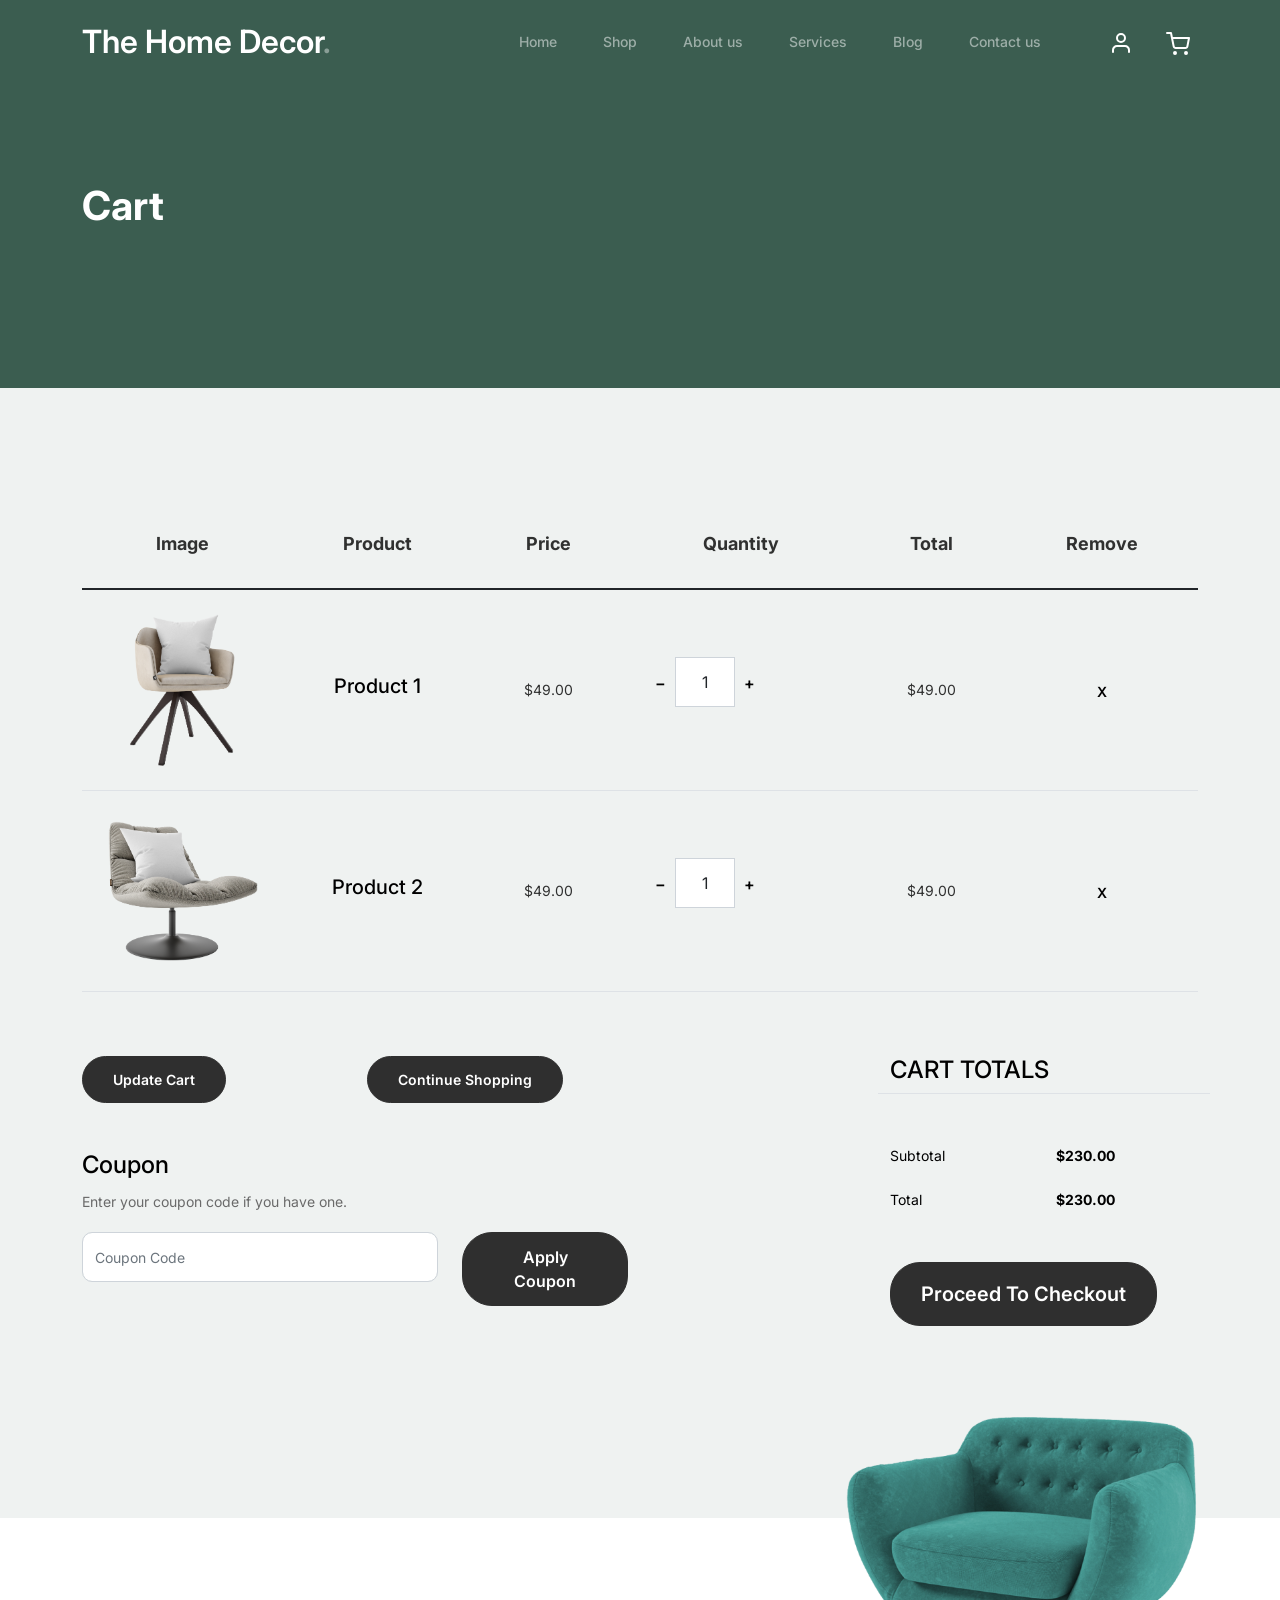
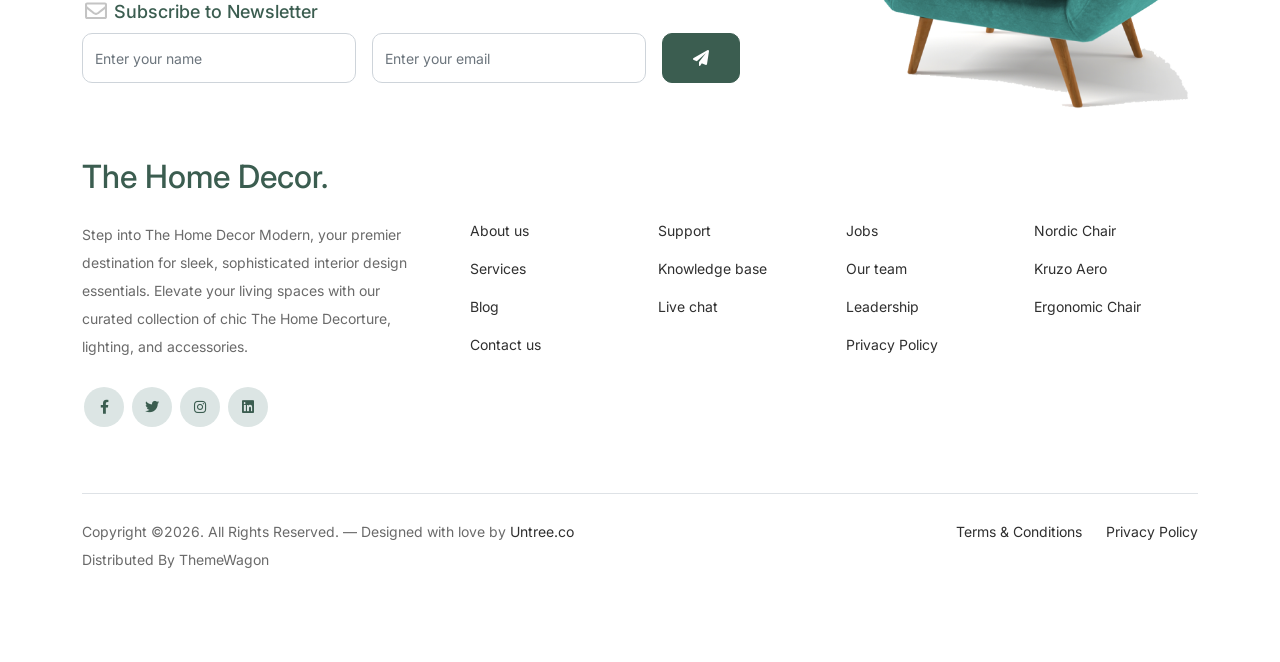
<file: Frontend_Project-main/cart.html>
<!doctype html>
<html lang="en">
<head>
  <meta charset="utf-8">
  <meta name="viewport" content="width=device-width, initial-scale=1, shrink-to-fit=no">
  <meta name="author" content="Untree.co">
  <link rel="shortcut icon" href="favicon.png">

  <meta name="description" content="" />
  <meta name="keywords" content="bootstrap, bootstrap4" />

		<!-- Bootstrap CSS -->
		<link href="css/bootstrap.min.css" rel="stylesheet">
		<link href="https://cdnjs.cloudflare.com/ajax/libs/font-awesome/6.0.0-beta3/css/all.min.css" rel="stylesheet">
		<link href="css/tiny-slider.css" rel="stylesheet">
		<link href="css/style.css" rel="stylesheet">
		<title>The Home Decor Free Bootstrap 5 Template for The Home Decorture and Interior Design Websites by Untree.co </title>
	</head>

	<body>

		<!-- Start Header/Navigation -->
		<nav class="custom-navbar navbar navbar navbar-expand-md navbar-dark bg-dark" arial-label="The Home Decor navigation bar">

			<div class="container">
				<a class="navbar-brand" href="index.html">The Home Decor<span>.</span></a>

				<button class="navbar-toggler" type="button" data-bs-toggle="collapse" data-bs-target="#navbarsThe Home Decor" aria-controls="navbarsThe Home Decor" aria-expanded="false" aria-label="Toggle navigation">
					<span class="navbar-toggler-icon"></span>
				</button>

				<div class="collapse navbar-collapse" id="navbarsThe Home Decor">
					<ul class="custom-navbar-nav navbar-nav ms-auto mb-2 mb-md-0">
						<li class="nav-item ">
							<a class="nav-link" href="index.html">Home</a>
						</li>
						<li><a class="nav-link" href="shop.html">Shop</a></li>
						<li><a class="nav-link" href="about.html">About us</a></li>
						<li><a class="nav-link" href="services.html">Services</a></li>
						<li><a class="nav-link" href="blog.html">Blog</a></li>
						<li><a class="nav-link" href="contact.html">Contact us</a></li>
					</ul>

					<ul class="custom-navbar-cta navbar-nav mb-2 mb-md-0 ms-5">
						<li><a class="nav-link" href="#"><img src="images/user.svg"></a></li>
						<li><a class="nav-link" href="cart.html"><img src="images/cart.svg"></a></li>
					</ul>
				</div>
			</div>
				
		</nav>
		<!-- End Header/Navigation -->

		<!-- Start Hero Section -->
			<div class="hero">
				<div class="container">
					<div class="row justify-content-between">
						<div class="col-lg-5">
							<div class="intro-excerpt">
								<h1>Cart</h1>
							</div>
						</div>
						<div class="col-lg-7">
							
						</div>
					</div>
				</div>
			</div>
		<!-- End Hero Section -->

		

		<div class="untree_co-section before-footer-section">
            <div class="container">
              <div class="row mb-5">
                <form class="col-md-12" method="post">
                  <div class="site-blocks-table">
                    <table class="table">
                      <thead>
                        <tr>
                          <th class="product-thumbnail">Image</th>
                          <th class="product-name">Product</th>
                          <th class="product-price">Price</th>
                          <th class="product-quantity">Quantity</th>
                          <th class="product-total">Total</th>
                          <th class="product-remove">Remove</th>
                        </tr>
                      </thead>
                      <tbody>
                        <tr>
                          <td class="product-thumbnail">
                            <img src="images/product-1.png" alt="Image" class="img-fluid">
                          </td>
                          <td class="product-name">
                            <h2 class="h5 text-black">Product 1</h2>
                          </td>
                          <td>$49.00</td>
                          <td>
                            <div class="input-group mb-3 d-flex align-items-center quantity-container" style="max-width: 120px;">
                              <div class="input-group-prepend">
                                <button class="btn btn-outline-black decrease" type="button">&minus;</button>
                              </div>
                              <input type="text" class="form-control text-center quantity-amount" value="1" placeholder="" aria-label="Example text with button addon" aria-describedby="button-addon1">
                              <div class="input-group-append">
                                <button class="btn btn-outline-black increase" type="button">&plus;</button>
                              </div>
                            </div>
        
                          </td>
                          <td>$49.00</td>
                          <td><a href="#" class="btn btn-black btn-sm">X</a></td>
                        </tr>
        
                        <tr>
                          <td class="product-thumbnail">
                            <img src="images/product-2.png" alt="Image" class="img-fluid">
                          </td>
                          <td class="product-name">
                            <h2 class="h5 text-black">Product 2</h2>
                          </td>
                          <td>$49.00</td>
                          <td>
                            <div class="input-group mb-3 d-flex align-items-center quantity-container" style="max-width: 120px;">
                              <div class="input-group-prepend">
                                <button class="btn btn-outline-black decrease" type="button">&minus;</button>
                              </div>
                              <input type="text" class="form-control text-center quantity-amount" value="1" placeholder="" aria-label="Example text with button addon" aria-describedby="button-addon1">
                              <div class="input-group-append">
                                <button class="btn btn-outline-black increase" type="button">&plus;</button>
                              </div>
                            </div>
        
                          </td>
                          <td>$49.00</td>
                          <td><a href="#" class="btn btn-black btn-sm">X</a></td>
                        </tr>
                      </tbody>
                    </table>
                  </div>
                </form>
              </div>
        
              <div class="row">
                <div class="col-md-6">
                  <div class="row mb-5">
                    <div class="col-md-6 mb-3 mb-md-0">
                      <button class="btn btn-black btn-sm btn-block">Update Cart</button>
                    </div>
                    <div class="col-md-6">
                      <button class="btn btn-outline-black btn-sm btn-block">Continue Shopping</button>
                    </div>
                  </div>
                  <div class="row">
                    <div class="col-md-12">
                      <label class="text-black h4" for="coupon">Coupon</label>
                      <p>Enter your coupon code if you have one.</p>
                    </div>
                    <div class="col-md-8 mb-3 mb-md-0">
                      <input type="text" class="form-control py-3" id="coupon" placeholder="Coupon Code">
                    </div>
                    <div class="col-md-4">
                      <button class="btn btn-black">Apply Coupon</button>
                    </div>
                  </div>
                </div>
                <div class="col-md-6 pl-5">
                  <div class="row justify-content-end">
                    <div class="col-md-7">
                      <div class="row">
                        <div class="col-md-12 text-right border-bottom mb-5">
                          <h3 class="text-black h4 text-uppercase">Cart Totals</h3>
                        </div>
                      </div>
                      <div class="row mb-3">
                        <div class="col-md-6">
                          <span class="text-black">Subtotal</span>
                        </div>
                        <div class="col-md-6 text-right">
                          <strong class="text-black">$230.00</strong>
                        </div>
                      </div>
                      <div class="row mb-5">
                        <div class="col-md-6">
                          <span class="text-black">Total</span>
                        </div>
                        <div class="col-md-6 text-right">
                          <strong class="text-black">$230.00</strong>
                        </div>
                      </div>
        
                      <div class="row">
                        <div class="col-md-12">
                          <button class="btn btn-black btn-lg py-3 btn-block" onclick="window.location='checkout.html'">Proceed To Checkout</button>
                        </div>
                      </div>
                    </div>
                  </div>
                </div>
              </div>
            </div>
          </div>
		

		<!-- Start Footer Section -->
		<footer class="footer-section">
			<div class="container relative">

				<div class="sofa-img">
					<img src="images/sofa.png" alt="Image" class="img-fluid">
				</div>

				<div class="row">
					<div class="col-lg-8">
						<div class="subscription-form">
							<h3 class="d-flex align-items-center"><span class="me-1"><img src="images/envelope-outline.svg" alt="Image" class="img-fluid"></span><span>Subscribe to Newsletter</span></h3>

							<form action="#" class="row g-3">
								<div class="col-auto">
									<input type="text" class="form-control" placeholder="Enter your name">
								</div>
								<div class="col-auto">
									<input type="email" class="form-control" placeholder="Enter your email">
								</div>
								<div class="col-auto">
									<button class="btn btn-primary">
										<span class="fa fa-paper-plane"></span>
									</button>
								</div>
							</form>

						</div>
					</div>
				</div>

				<div class="row g-5 mb-5">
					<div class="col-lg-4">
						<div class="mb-4 footer-logo-wrap"><a href="#" class="footer-logo">The Home Decor<span>.</span></a></div>
						<p class="mb-4">									Step into The Home Decor Modern, your premier destination for sleek, sophisticated interior design essentials. Elevate your living spaces with our curated collection of chic The Home Decorture, lighting, and accessories.</p>

						<ul class="list-unstyled custom-social">
							<li><a href="#"><span class="fa fa-brands fa-facebook-f"></span></a></li>
							<li><a href="#"><span class="fa fa-brands fa-twitter"></span></a></li>
							<li><a href="#"><span class="fa fa-brands fa-instagram"></span></a></li>
							<li><a href="#"><span class="fa fa-brands fa-linkedin"></span></a></li>
						</ul>
					</div>

					<div class="col-lg-8">
						<div class="row links-wrap">
							<div class="col-6 col-sm-6 col-md-3">
								<ul class="list-unstyled">
									<li><a href="#">About us</a></li>
									<li><a href="#">Services</a></li>
									<li><a href="#">Blog</a></li>
									<li><a href="#">Contact us</a></li>
								</ul>
							</div>

							<div class="col-6 col-sm-6 col-md-3">
								<ul class="list-unstyled">
									<li><a href="#">Support</a></li>
									<li><a href="#">Knowledge base</a></li>
									<li><a href="#">Live chat</a></li>
								</ul>
							</div>

							<div class="col-6 col-sm-6 col-md-3">
								<ul class="list-unstyled">
									<li><a href="#">Jobs</a></li>
									<li><a href="#">Our team</a></li>
									<li><a href="#">Leadership</a></li>
									<li><a href="#">Privacy Policy</a></li>
								</ul>
							</div>

							<div class="col-6 col-sm-6 col-md-3">
								<ul class="list-unstyled">
									<li><a href="#">Nordic Chair</a></li>
									<li><a href="#">Kruzo Aero</a></li>
									<li><a href="#">Ergonomic Chair</a></li>
								</ul>
							</div>
						</div>
					</div>

				</div>

				<div class="border-top copyright">
					<div class="row pt-4">
						<div class="col-lg-6">
							<p class="mb-2 text-center text-lg-start">Copyright &copy;<script>document.write(new Date().getFullYear());</script>. All Rights Reserved. &mdash; Designed with love by <a href="https://untree.co">Untree.co</a> Distributed By <a hreff="https://themewagon.com">ThemeWagon</a>  <!-- License information: https://untree.co/license/ -->
            </p>
						</div>

						<div class="col-lg-6 text-center text-lg-end">
							<ul class="list-unstyled d-inline-flex ms-auto">
								<li class="me-4"><a href="#">Terms &amp; Conditions</a></li>
								<li><a href="#">Privacy Policy</a></li>
							</ul>
						</div>

					</div>
				</div>

			</div>
		</footer>
		<!-- End Footer Section -->	


		<script src="js/bootstrap.bundle.min.js"></script>
		<script src="js/tiny-slider.js"></script>
		<script src="js/custom.js"></script>
	</body>

</html>
</file>
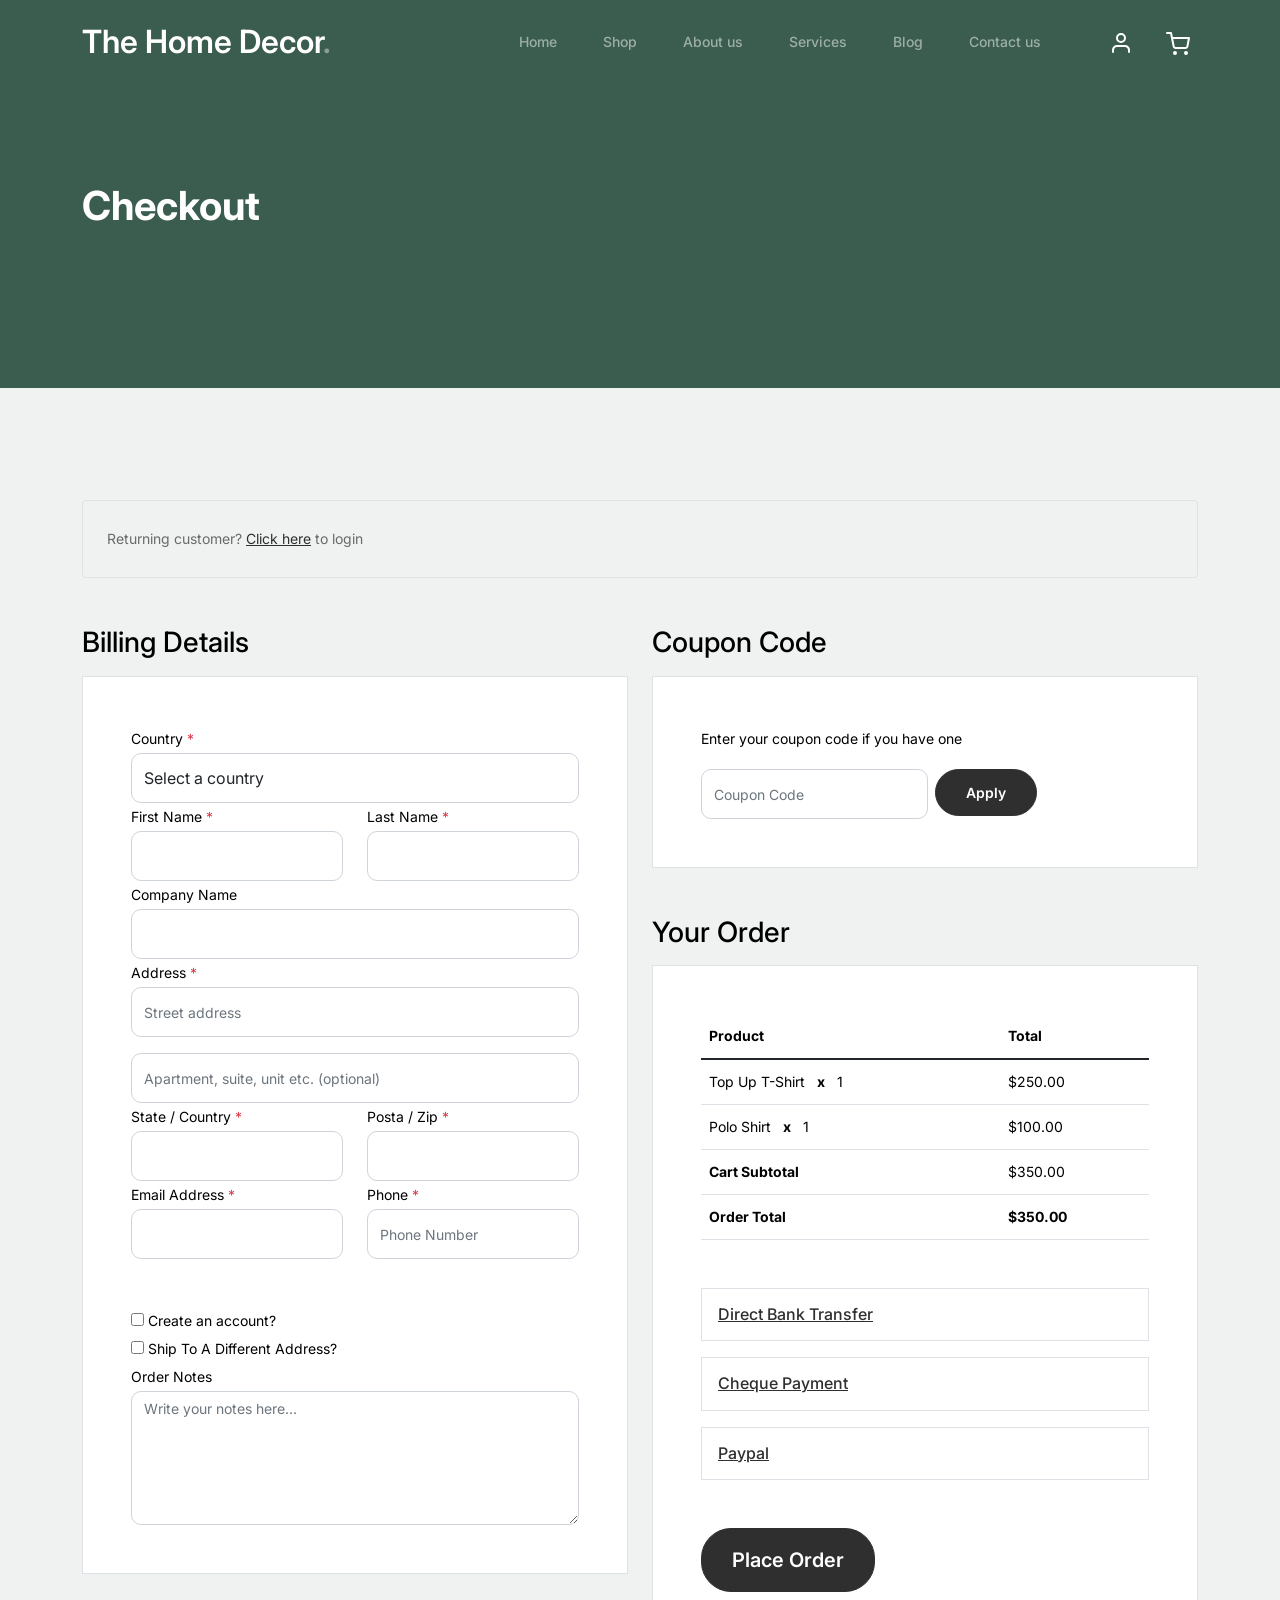
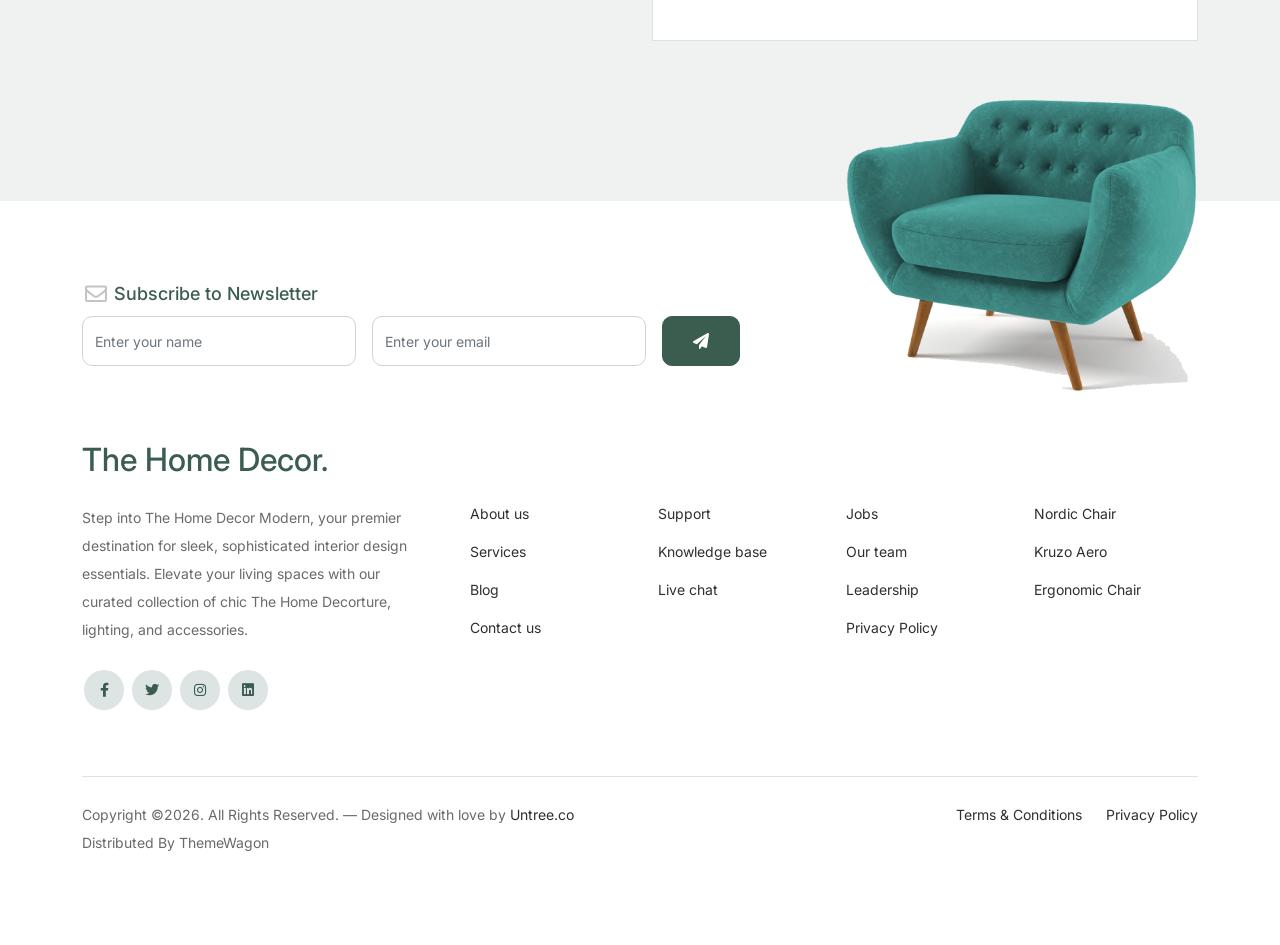
<file: Frontend_Project-main/checkout.html>
<!doctype html>
<html lang="en">
<head>
  <meta charset="utf-8">
  <meta name="viewport" content="width=device-width, initial-scale=1, shrink-to-fit=no">
  <meta name="author" content="Untree.co">
  <link rel="shortcut icon" href="favicon.png">

  <meta name="description" content="" />
  <meta name="keywords" content="bootstrap, bootstrap4" />

		<!-- Bootstrap CSS -->
		<link href="css/bootstrap.min.css" rel="stylesheet">
		<link href="https://cdnjs.cloudflare.com/ajax/libs/font-awesome/6.0.0-beta3/css/all.min.css" rel="stylesheet">
		<link href="css/tiny-slider.css" rel="stylesheet">
		<link href="css/style.css" rel="stylesheet">
		<title>The Home Decor Free Bootstrap 5 Template for The Home Decorture and Interior Design Websites by Untree.co </title>
	</head>

	<body>

		<!-- Start Header/Navigation -->
		<nav class="custom-navbar navbar navbar navbar-expand-md navbar-dark bg-dark" arial-label="The Home Decor navigation bar">

			<div class="container">
				<a class="navbar-brand" href="index.html">The Home Decor<span>.</span></a>

				<button class="navbar-toggler" type="button" data-bs-toggle="collapse" data-bs-target="#navbarsThe Home Decor" aria-controls="navbarsThe Home Decor" aria-expanded="false" aria-label="Toggle navigation">
					<span class="navbar-toggler-icon"></span>
				</button>

				<div class="collapse navbar-collapse" id="navbarsThe Home Decor">
					<ul class="custom-navbar-nav navbar-nav ms-auto mb-2 mb-md-0">
						<li class="nav-item ">
							<a class="nav-link" href="index.html">Home</a>
						</li>
						<li><a class="nav-link" href="shop.html">Shop</a></li>
						<li><a class="nav-link" href="about.html">About us</a></li>
						<li><a class="nav-link" href="services.html">Services</a></li>
						<li><a class="nav-link" href="blog.html">Blog</a></li>
						<li><a class="nav-link" href="contact.html">Contact us</a></li>
					</ul>

					<ul class="custom-navbar-cta navbar-nav mb-2 mb-md-0 ms-5">
						<li><a class="nav-link" href="#"><img src="images/user.svg"></a></li>
						<li><a class="nav-link" href="cart.html"><img src="images/cart.svg"></a></li>
					</ul>
				</div>
			</div>
				
		</nav>
		<!-- End Header/Navigation -->

		<!-- Start Hero Section -->
			<div class="hero">
				<div class="container">
					<div class="row justify-content-between">
						<div class="col-lg-5">
							<div class="intro-excerpt">
								<h1>Checkout</h1>
							</div>
						</div>
						<div class="col-lg-7">
							
						</div>
					</div>
				</div>
			</div>
		<!-- End Hero Section -->

		<div class="untree_co-section">
		    <div class="container">
		      <div class="row mb-5">
		        <div class="col-md-12">
		          <div class="border p-4 rounded" role="alert">
		            Returning customer? <a href="#">Click here</a> to login
		          </div>
		        </div>
		      </div>
		      <div class="row">
		        <div class="col-md-6 mb-5 mb-md-0">
		          <h2 class="h3 mb-3 text-black">Billing Details</h2>
		          <div class="p-3 p-lg-5 border bg-white">
		            <div class="form-group">
		              <label for="c_country" class="text-black">Country <span class="text-danger">*</span></label>
		              <select id="c_country" class="form-control">
		                <option value="1">Select a country</option>    
		                <option value="2">bangladesh</option>    
		                <option value="3">Algeria</option>    
		                <option value="4">Afghanistan</option>    
		                <option value="5">Ghana</option>    
		                <option value="6">Albania</option>    
		                <option value="7">Bahrain</option>    
		                <option value="8">Colombia</option>    
		                <option value="9">Dominican Republic</option>    
		              </select>
		            </div>
		            <div class="form-group row">
		              <div class="col-md-6">
		                <label for="c_fname" class="text-black">First Name <span class="text-danger">*</span></label>
		                <input type="text" class="form-control" id="c_fname" name="c_fname">
		              </div>
		              <div class="col-md-6">
		                <label for="c_lname" class="text-black">Last Name <span class="text-danger">*</span></label>
		                <input type="text" class="form-control" id="c_lname" name="c_lname">
		              </div>
		            </div>

		            <div class="form-group row">
		              <div class="col-md-12">
		                <label for="c_companyname" class="text-black">Company Name </label>
		                <input type="text" class="form-control" id="c_companyname" name="c_companyname">
		              </div>
		            </div>

		            <div class="form-group row">
		              <div class="col-md-12">
		                <label for="c_address" class="text-black">Address <span class="text-danger">*</span></label>
		                <input type="text" class="form-control" id="c_address" name="c_address" placeholder="Street address">
		              </div>
		            </div>

		            <div class="form-group mt-3">
		              <input type="text" class="form-control" placeholder="Apartment, suite, unit etc. (optional)">
		            </div>

		            <div class="form-group row">
		              <div class="col-md-6">
		                <label for="c_state_country" class="text-black">State / Country <span class="text-danger">*</span></label>
		                <input type="text" class="form-control" id="c_state_country" name="c_state_country">
		              </div>
		              <div class="col-md-6">
		                <label for="c_postal_zip" class="text-black">Posta / Zip <span class="text-danger">*</span></label>
		                <input type="text" class="form-control" id="c_postal_zip" name="c_postal_zip">
		              </div>
		            </div>

		            <div class="form-group row mb-5">
		              <div class="col-md-6">
		                <label for="c_email_address" class="text-black">Email Address <span class="text-danger">*</span></label>
		                <input type="text" class="form-control" id="c_email_address" name="c_email_address">
		              </div>
		              <div class="col-md-6">
		                <label for="c_phone" class="text-black">Phone <span class="text-danger">*</span></label>
		                <input type="text" class="form-control" id="c_phone" name="c_phone" placeholder="Phone Number">
		              </div>
		            </div>

		            <div class="form-group">
		              <label for="c_create_account" class="text-black" data-bs-toggle="collapse" href="#create_an_account" role="button" aria-expanded="false" aria-controls="create_an_account"><input type="checkbox" value="1" id="c_create_account"> Create an account?</label>
		              <div class="collapse" id="create_an_account">
		                <div class="py-2 mb-4">
		                  <p class="mb-3">Create an account by entering the information below. If you are a returning customer please login at the top of the page.</p>
		                  <div class="form-group">
		                    <label for="c_account_password" class="text-black">Account Password</label>
		                    <input type="email" class="form-control" id="c_account_password" name="c_account_password" placeholder="">
		                  </div>
		                </div>
		              </div>
		            </div>


		            <div class="form-group">
		              <label for="c_ship_different_address" class="text-black" data-bs-toggle="collapse" href="#ship_different_address" role="button" aria-expanded="false" aria-controls="ship_different_address"><input type="checkbox" value="1" id="c_ship_different_address"> Ship To A Different Address?</label>
		              <div class="collapse" id="ship_different_address">
		                <div class="py-2">

		                  <div class="form-group">
		                    <label for="c_diff_country" class="text-black">Country <span class="text-danger">*</span></label>
		                    <select id="c_diff_country" class="form-control">
		                      <option value="1">Select a country</option>    
		                      <option value="2">bangladesh</option>    
		                      <option value="3">Algeria</option>    
		                      <option value="4">Afghanistan</option>    
		                      <option value="5">Ghana</option>    
		                      <option value="6">Albania</option>    
		                      <option value="7">Bahrain</option>    
		                      <option value="8">Colombia</option>    
		                      <option value="9">Dominican Republic</option>    
		                    </select>
		                  </div>


		                  <div class="form-group row">
		                    <div class="col-md-6">
		                      <label for="c_diff_fname" class="text-black">First Name <span class="text-danger">*</span></label>
		                      <input type="text" class="form-control" id="c_diff_fname" name="c_diff_fname">
		                    </div>
		                    <div class="col-md-6">
		                      <label for="c_diff_lname" class="text-black">Last Name <span class="text-danger">*</span></label>
		                      <input type="text" class="form-control" id="c_diff_lname" name="c_diff_lname">
		                    </div>
		                  </div>

		                  <div class="form-group row">
		                    <div class="col-md-12">
		                      <label for="c_diff_companyname" class="text-black">Company Name </label>
		                      <input type="text" class="form-control" id="c_diff_companyname" name="c_diff_companyname">
		                    </div>
		                  </div>

		                  <div class="form-group row  mb-3">
		                    <div class="col-md-12">
		                      <label for="c_diff_address" class="text-black">Address <span class="text-danger">*</span></label>
		                      <input type="text" class="form-control" id="c_diff_address" name="c_diff_address" placeholder="Street address">
		                    </div>
		                  </div>

		                  <div class="form-group">
		                    <input type="text" class="form-control" placeholder="Apartment, suite, unit etc. (optional)">
		                  </div>

		                  <div class="form-group row">
		                    <div class="col-md-6">
		                      <label for="c_diff_state_country" class="text-black">State / Country <span class="text-danger">*</span></label>
		                      <input type="text" class="form-control" id="c_diff_state_country" name="c_diff_state_country">
		                    </div>
		                    <div class="col-md-6">
		                      <label for="c_diff_postal_zip" class="text-black">Posta / Zip <span class="text-danger">*</span></label>
		                      <input type="text" class="form-control" id="c_diff_postal_zip" name="c_diff_postal_zip">
		                    </div>
		                  </div>

		                  <div class="form-group row mb-5">
		                    <div class="col-md-6">
		                      <label for="c_diff_email_address" class="text-black">Email Address <span class="text-danger">*</span></label>
		                      <input type="text" class="form-control" id="c_diff_email_address" name="c_diff_email_address">
		                    </div>
		                    <div class="col-md-6">
		                      <label for="c_diff_phone" class="text-black">Phone <span class="text-danger">*</span></label>
		                      <input type="text" class="form-control" id="c_diff_phone" name="c_diff_phone" placeholder="Phone Number">
		                    </div>
		                  </div>

		                </div>

		              </div>
		            </div>

		            <div class="form-group">
		              <label for="c_order_notes" class="text-black">Order Notes</label>
		              <textarea name="c_order_notes" id="c_order_notes" cols="30" rows="5" class="form-control" placeholder="Write your notes here..."></textarea>
		            </div>

		          </div>
		        </div>
		        <div class="col-md-6">

		          <div class="row mb-5">
		            <div class="col-md-12">
		              <h2 class="h3 mb-3 text-black">Coupon Code</h2>
		              <div class="p-3 p-lg-5 border bg-white">

		                <label for="c_code" class="text-black mb-3">Enter your coupon code if you have one</label>
		                <div class="input-group w-75 couponcode-wrap">
		                  <input type="text" class="form-control me-2" id="c_code" placeholder="Coupon Code" aria-label="Coupon Code" aria-describedby="button-addon2">
		                  <div class="input-group-append">
		                    <button class="btn btn-black btn-sm" type="button" id="button-addon2">Apply</button>
		                  </div>
		                </div>

		              </div>
		            </div>
		          </div>

		          <div class="row mb-5">
		            <div class="col-md-12">
		              <h2 class="h3 mb-3 text-black">Your Order</h2>
		              <div class="p-3 p-lg-5 border bg-white">
		                <table class="table site-block-order-table mb-5">
		                  <thead>
		                    <th>Product</th>
		                    <th>Total</th>
		                  </thead>
		                  <tbody>
		                    <tr>
		                      <td>Top Up T-Shirt <strong class="mx-2">x</strong> 1</td>
		                      <td>$250.00</td>
		                    </tr>
		                    <tr>
		                      <td>Polo Shirt <strong class="mx-2">x</strong>   1</td>
		                      <td>$100.00</td>
		                    </tr>
		                    <tr>
		                      <td class="text-black font-weight-bold"><strong>Cart Subtotal</strong></td>
		                      <td class="text-black">$350.00</td>
		                    </tr>
		                    <tr>
		                      <td class="text-black font-weight-bold"><strong>Order Total</strong></td>
		                      <td class="text-black font-weight-bold"><strong>$350.00</strong></td>
		                    </tr>
		                  </tbody>
		                </table>

		                <div class="border p-3 mb-3">
		                  <h3 class="h6 mb-0"><a class="d-block" data-bs-toggle="collapse" href="#collapsebank" role="button" aria-expanded="false" aria-controls="collapsebank">Direct Bank Transfer</a></h3>

		                  <div class="collapse" id="collapsebank">
		                    <div class="py-2">
		                      <p class="mb-0">Make your payment directly into our bank account. Please use your Order ID as the payment reference. Your order won’t be shipped until the funds have cleared in our account.</p>
		                    </div>
		                  </div>
		                </div>

		                <div class="border p-3 mb-3">
		                  <h3 class="h6 mb-0"><a class="d-block" data-bs-toggle="collapse" href="#collapsecheque" role="button" aria-expanded="false" aria-controls="collapsecheque">Cheque Payment</a></h3>

		                  <div class="collapse" id="collapsecheque">
		                    <div class="py-2">
		                      <p class="mb-0">Make your payment directly into our bank account. Please use your Order ID as the payment reference. Your order won’t be shipped until the funds have cleared in our account.</p>
		                    </div>
		                  </div>
		                </div>

		                <div class="border p-3 mb-5">
		                  <h3 class="h6 mb-0"><a class="d-block" data-bs-toggle="collapse" href="#collapsepaypal" role="button" aria-expanded="false" aria-controls="collapsepaypal">Paypal</a></h3>

		                  <div class="collapse" id="collapsepaypal">
		                    <div class="py-2">
		                      <p class="mb-0">Make your payment directly into our bank account. Please use your Order ID as the payment reference. Your order won’t be shipped until the funds have cleared in our account.</p>
		                    </div>
		                  </div>
		                </div>

		                <div class="form-group">
		                  <button class="btn btn-black btn-lg py-3 btn-block" onclick="window.location='thankyou.html'">Place Order</button>
		                </div>

		              </div>
		            </div>
		          </div>

		        </div>
		      </div>
		      <!-- </form> -->
		    </div>
		  </div>

		<!-- Start Footer Section -->
		<footer class="footer-section">
			<div class="container relative">

				<div class="sofa-img">
					<img src="images/sofa.png" alt="Image" class="img-fluid">
				</div>

				<div class="row">
					<div class="col-lg-8">
						<div class="subscription-form">
							<h3 class="d-flex align-items-center"><span class="me-1"><img src="images/envelope-outline.svg" alt="Image" class="img-fluid"></span><span>Subscribe to Newsletter</span></h3>

							<form action="#" class="row g-3">
								<div class="col-auto">
									<input type="text" class="form-control" placeholder="Enter your name">
								</div>
								<div class="col-auto">
									<input type="email" class="form-control" placeholder="Enter your email">
								</div>
								<div class="col-auto">
									<button class="btn btn-primary">
										<span class="fa fa-paper-plane"></span>
									</button>
								</div>
							</form>

						</div>
					</div>
				</div>

				<div class="row g-5 mb-5">
					<div class="col-lg-4">
						<div class="mb-4 footer-logo-wrap"><a href="#" class="footer-logo">The Home Decor<span>.</span></a></div>
						<p class="mb-4">									Step into The Home Decor Modern, your premier destination for sleek, sophisticated interior design essentials. Elevate your living spaces with our curated collection of chic The Home Decorture, lighting, and accessories.</p>

						<ul class="list-unstyled custom-social">
							<li><a href="#"><span class="fa fa-brands fa-facebook-f"></span></a></li>
							<li><a href="#"><span class="fa fa-brands fa-twitter"></span></a></li>
							<li><a href="#"><span class="fa fa-brands fa-instagram"></span></a></li>
							<li><a href="#"><span class="fa fa-brands fa-linkedin"></span></a></li>
						</ul>
					</div>

					<div class="col-lg-8">
						<div class="row links-wrap">
							<div class="col-6 col-sm-6 col-md-3">
								<ul class="list-unstyled">
									<li><a href="#">About us</a></li>
									<li><a href="#">Services</a></li>
									<li><a href="#">Blog</a></li>
									<li><a href="#">Contact us</a></li>
								</ul>
							</div>

							<div class="col-6 col-sm-6 col-md-3">
								<ul class="list-unstyled">
									<li><a href="#">Support</a></li>
									<li><a href="#">Knowledge base</a></li>
									<li><a href="#">Live chat</a></li>
								</ul>
							</div>

							<div class="col-6 col-sm-6 col-md-3">
								<ul class="list-unstyled">
									<li><a href="#">Jobs</a></li>
									<li><a href="#">Our team</a></li>
									<li><a href="#">Leadership</a></li>
									<li><a href="#">Privacy Policy</a></li>
								</ul>
							</div>

							<div class="col-6 col-sm-6 col-md-3">
								<ul class="list-unstyled">
									<li><a href="#">Nordic Chair</a></li>
									<li><a href="#">Kruzo Aero</a></li>
									<li><a href="#">Ergonomic Chair</a></li>
								</ul>
							</div>
						</div>
					</div>

				</div>

				<div class="border-top copyright">
					<div class="row pt-4">
						<div class="col-lg-6">
							<p class="mb-2 text-center text-lg-start">Copyright &copy;<script>document.write(new Date().getFullYear());</script>. All Rights Reserved. &mdash; Designed with love by <a href="https://untree.co">Untree.co</a> Distributed By <a hreff="https://themewagon.com">ThemeWagon</a>  <!-- License information: https://untree.co/license/ -->
            </p>
						</div>

						<div class="col-lg-6 text-center text-lg-end">
							<ul class="list-unstyled d-inline-flex ms-auto">
								<li class="me-4"><a href="#">Terms &amp; Conditions</a></li>
								<li><a href="#">Privacy Policy</a></li>
							</ul>
						</div>

					</div>
				</div>

			</div>
		</footer>
		<!-- End Footer Section -->	


		<script src="js/bootstrap.bundle.min.js"></script>
		<script src="js/tiny-slider.js"></script>
		<script src="js/custom.js"></script>
	</body>

</html>
</file>
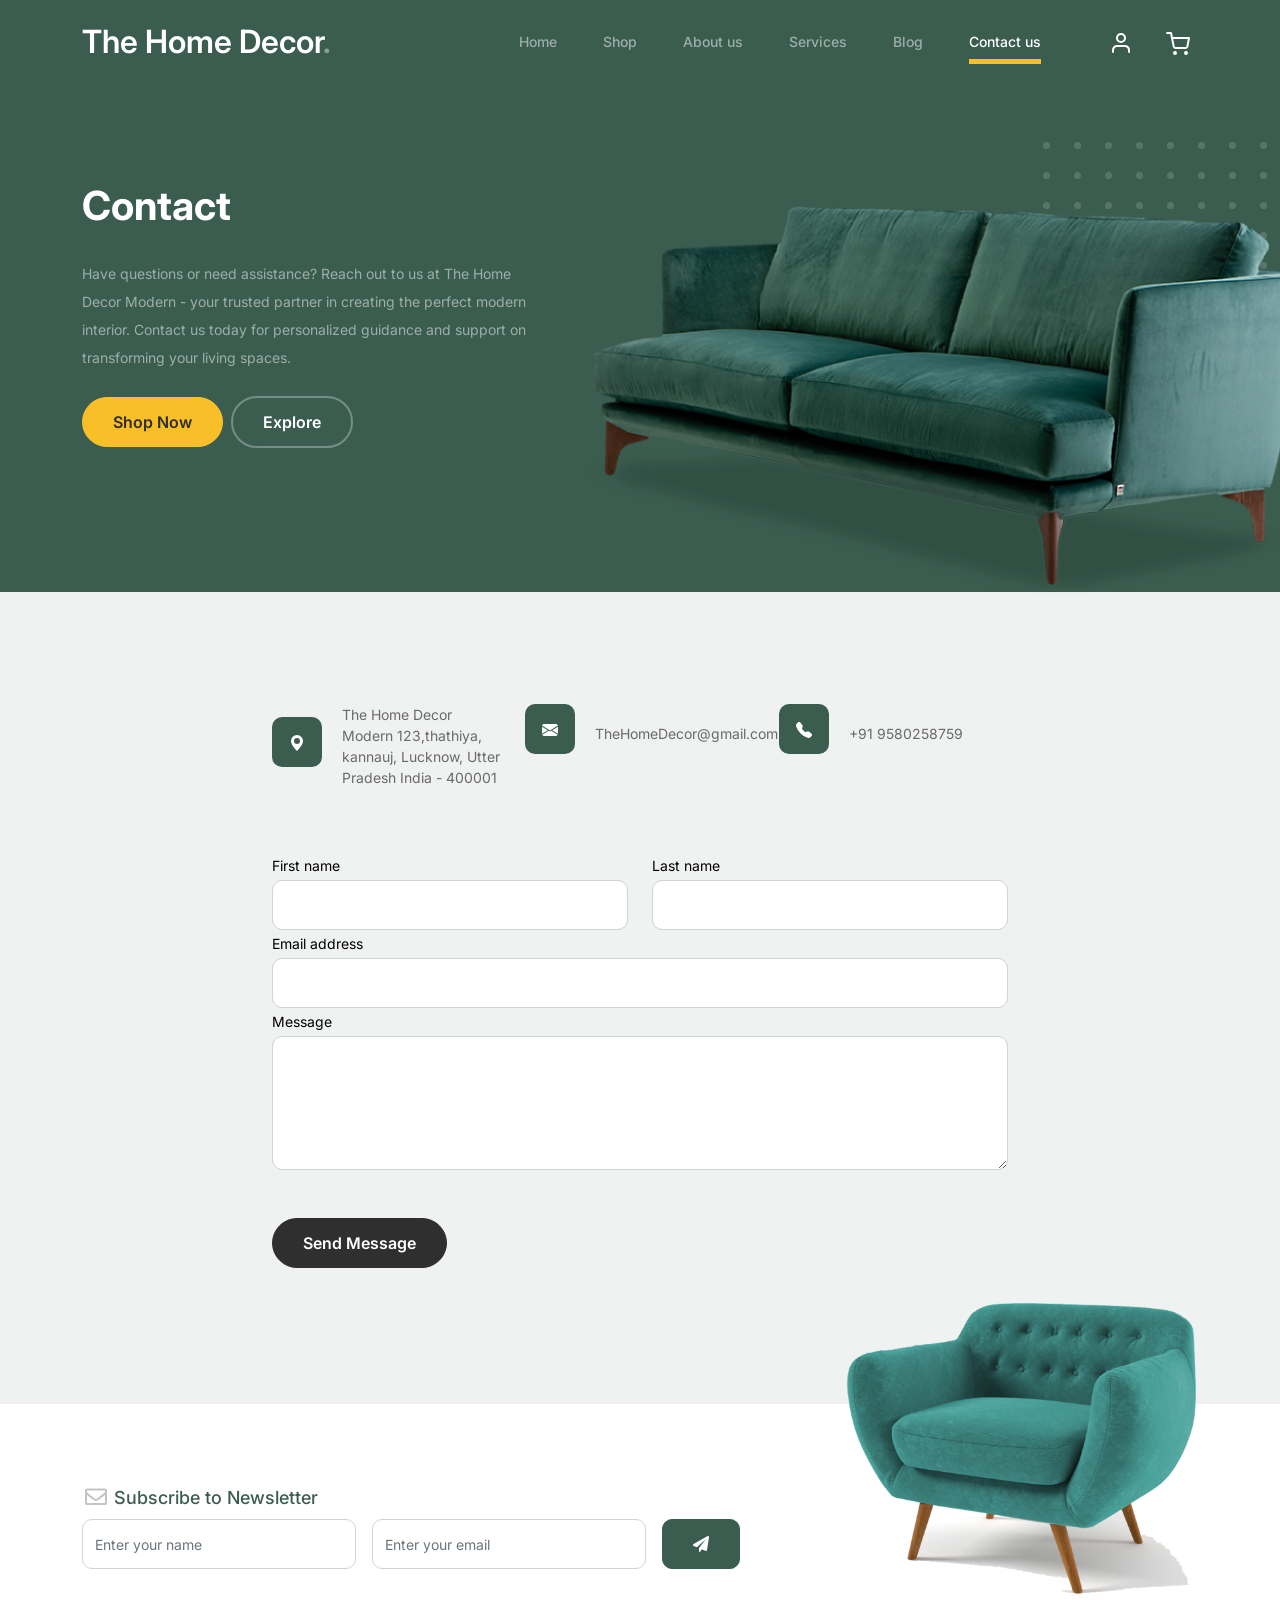
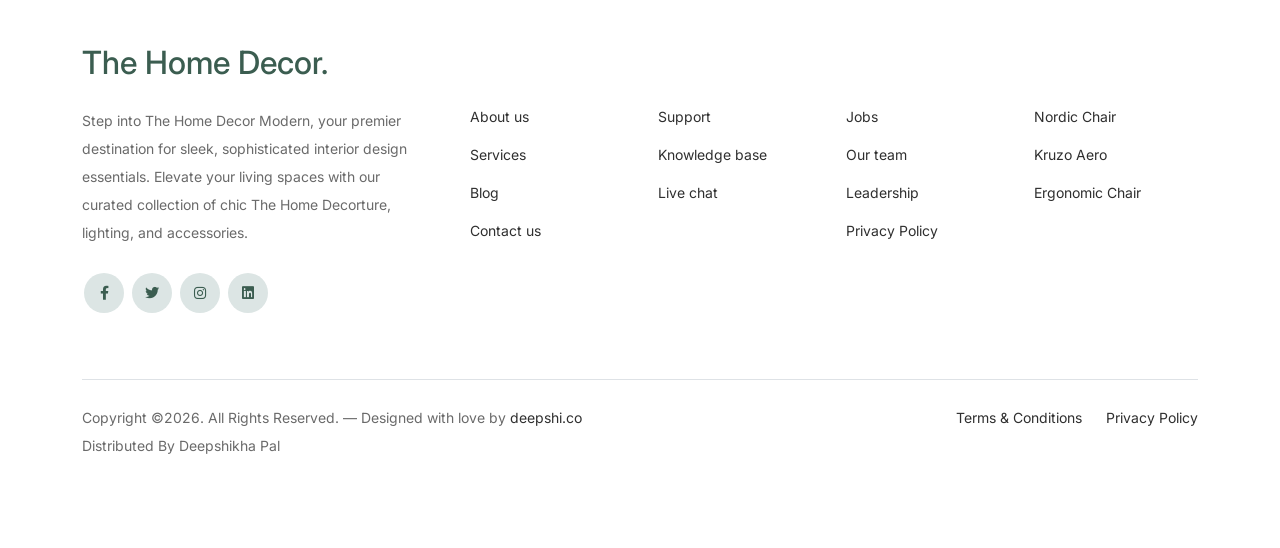
<file: Frontend_Project-main/contact.html>
<!doctype html>
<html lang="en">
<head>
  <meta charset="utf-8">
  <meta name="viewport" content="width=device-width, initial-scale=1, shrink-to-fit=no">
  <meta name="author" content="Untree.co">
  <link rel="shortcut icon" href="favicon.png">

  <meta name="description" content="" />
  <meta name="keywords" content="bootstrap, bootstrap4" />

		<!-- Bootstrap CSS -->
		<link href="css/bootstrap.min.css" rel="stylesheet">
		<link href="https://cdnjs.cloudflare.com/ajax/libs/font-awesome/6.0.0-beta3/css/all.min.css" rel="stylesheet">
		<link href="css/tiny-slider.css" rel="stylesheet">
		<link href="css/style.css" rel="stylesheet">
		<title>The Home Decor and Interior Design Website</title>
	</head>

	<body>

		<!-- Start Header/Navigation -->
		<nav class="custom-navbar navbar navbar navbar-expand-md navbar-dark bg-dark" arial-label="The Home Decor navigation bar">

			<div class="container">
				<a class="navbar-brand" href="index.html">The Home Decor<span>.</span></a>

				<button class="navbar-toggler" type="button" data-bs-toggle="collapse" data-bs-target="#navbarsThe Home Decor" aria-controls="navbarsThe Home Decor" aria-expanded="false" aria-label="Toggle navigation">
					<span class="navbar-toggler-icon"></span>
				</button>

				<div class="collapse navbar-collapse" id="navbarsThe Home Decor">
					<ul class="custom-navbar-nav navbar-nav ms-auto mb-2 mb-md-0">
						<li class="nav-item">
							<a class="nav-link" href="index.html">Home</a>
						</li>
						<li><a class="nav-link" href="shop.html">Shop</a></li>
						<li><a class="nav-link" href="about.html">About us</a></li>
						<li><a class="nav-link" href="services.html">Services</a></li>
						<li><a class="nav-link" href="blog.html">Blog</a></li>
						<li class="active"><a class="nav-link" href="contact.html">Contact us</a></li>
					</ul>

					<ul class="custom-navbar-cta navbar-nav mb-2 mb-md-0 ms-5">
						<li><a class="nav-link" href="#"><img src="images/user.svg"></a></li>
						<li><a class="nav-link" href="cart.html"><img src="images/cart.svg"></a></li>
					</ul>
				</div>
			</div>
				
		</nav>
		<!-- End Header/Navigation -->

		<!-- Start Hero Section -->
			<div class="hero">
				<div class="container">
					<div class="row justify-content-between">
						<div class="col-lg-5">
							<div class="intro-excerpt">
								<h1>Contact</h1>
								<p class="mb-4">
									Have questions or need assistance? Reach out to us at The Home Decor Modern - your trusted partner in creating the perfect modern interior. Contact us today for personalized guidance and support on transforming your living spaces.</p>
								<p><a href="" class="btn btn-secondary me-2">Shop Now</a><a href="#" class="btn btn-white-outline">Explore</a></p>
							</div>
						</div>
						<div class="col-lg-7">
							<div class="hero-img-wrap">
								<img src="images/couch.png" class="img-fluid">
							</div>
						</div>
					</div>
				</div>
			</div>
		<!-- End Hero Section -->

		
		<!-- Start Contact Form -->
		<div class="untree_co-section">
      <div class="container">

        <div class="block">
          <div class="row justify-content-center">


            <div class="col-md-8 col-lg-8 pb-4">


              <div class="row mb-5">
                <div class="col-lg-4">
                  <div  class="service no-shadow align-items-center link horizontal d-flex active" data-aos="fade-left" data-aos-delay="0">
                    <div class="service-icon color-1 mb-4">
                      <svg xmlns="http://www.w3.org/2000/svg" width="16" height="16" fill="currentColor" class="bi bi-geo-alt-fill" viewBox="0 0 16 16">
                        <path d="M8 16s6-5.686 6-10A6 6 0 0 0 2 6c0 4.314 6 10 6 10zm0-7a3 3 0 1 1 0-6 3 3 0 0 1 0 6z"/>
                      </svg>
                    </div> <!-- /.icon -->
                    <div class="service-contents">
                      <p>
						The Home Decor Modern
						123,thathiya, kannauj,
			      			Lucknow, Utter Pradesh
						India - 400001</p>
                    </div> <!-- /.service-contents-->
                  </div> <!-- /.service -->
                </div>

                <div class="col-lg-4">
                  <div  class="service no-shadow align-items-center link horizontal d-flex active" data-aos="fade-left" data-aos-delay="0">
                    <div class="service-icon color-1 mb-4">
                      <svg xmlns="http://www.w3.org/2000/svg" width="16" height="16" fill="currentColor" class="bi bi-envelope-fill" viewBox="0 0 16 16">
                        <path d="M.05 3.555A2 2 0 0 1 2 2h12a2 2 0 0 1 1.95 1.555L8 8.414.05 3.555zM0 4.697v7.104l5.803-3.558L0 4.697zM6.761 8.83l-6.57 4.027A2 2 0 0 0 2 14h12a2 2 0 0 0 1.808-1.144l-6.57-4.027L8 9.586l-1.239-.757zm3.436-.586L16 11.801V4.697l-5.803 3.546z"/>
                      </svg>
                    </div> <!-- /.icon -->
                    <div class="service-contents">
                      <p>TheHomeDecor@gmail.com</p>
                    </div> <!-- /.service-contents-->
                  </div> <!-- /.service -->
                </div>

                <div class="col-lg-4">
                  <div  class="service no-shadow align-items-center link horizontal d-flex active" data-aos="fade-left" data-aos-delay="0">
                    <div class="service-icon color-1 mb-4">
                      <svg xmlns="http://www.w3.org/2000/svg" width="16" height="16" fill="currentColor" class="bi bi-telephone-fill" viewBox="0 0 16 16">
                        <path fill-rule="evenodd" d="M1.885.511a1.745 1.745 0 0 1 2.61.163L6.29 2.98c.329.423.445.974.315 1.494l-.547 2.19a.678.678 0 0 0 .178.643l2.457 2.457a.678.678 0 0 0 .644.178l2.189-.547a1.745 1.745 0 0 1 1.494.315l2.306 1.794c.829.645.905 1.87.163 2.611l-1.034 1.034c-.74.74-1.846 1.065-2.877.702a18.634 18.634 0 0 1-7.01-4.42 18.634 18.634 0 0 1-4.42-7.009c-.362-1.03-.037-2.137.703-2.877L1.885.511z"/>
                      </svg>
                    </div> <!-- /.icon -->
                    <div class="service-contents">
                      <p>+91 9580258759</p>
                    </div> <!-- /.service-contents-->
                  </div> <!-- /.service -->
                </div>
              </div>

              <form>
                <div class="row">
                  <div class="col-6">
                    <div class="form-group">
                      <label class="text-black" for="fname">First name</label>
                      <input type="text" class="form-control" id="fname">
                    </div>
                  </div>
                  <div class="col-6">
                    <div class="form-group">
                      <label class="text-black" for="lname">Last name</label>
                      <input type="text" class="form-control" id="lname">
                    </div>
                  </div>
                </div>
                <div class="form-group">
                  <label class="text-black" for="email">Email address</label>
                  <input type="email" class="form-control" id="email">
                </div>

                <div class="form-group mb-5">
                  <label class="text-black" for="message">Message</label>
                  <textarea name="" class="form-control" id="message" cols="30" rows="5"></textarea>
                </div>

                <button type="submit" class="btn btn-primary-hover-outline">Send Message</button>
              </form>

            </div>

          </div>

        </div>

      </div>


    </div>
  </div>

  <!-- End Contact Form -->

		

		<!-- Start Footer Section -->
		<footer class="footer-section">
			<div class="container relative">

				<div class="sofa-img">
					<img src="images/sofa.png" alt="Image" class="img-fluid">
				</div>

				<div class="row">
					<div class="col-lg-8">
						<div class="subscription-form">
							<h3 class="d-flex align-items-center"><span class="me-1"><img src="images/envelope-outline.svg" alt="Image" class="img-fluid"></span><span>Subscribe to Newsletter</span></h3>

							<form action="#" class="row g-3">
								<div class="col-auto">
									<input type="text" class="form-control" placeholder="Enter your name">
								</div>
								<div class="col-auto">
									<input type="email" class="form-control" placeholder="Enter your email">
								</div>
								<div class="col-auto">
									<button class="btn btn-primary">
										<span class="fa fa-paper-plane"></span>
									</button>
								</div>
							</form>

						</div>
					</div>
				</div>

				<div class="row g-5 mb-5">
					<div class="col-lg-4">
						<div class="mb-4 footer-logo-wrap"><a href="#" class="footer-logo">The Home Decor<span>.</span></a></div>
						<p class="mb-4">									Step into The Home Decor Modern, your premier destination for sleek, sophisticated interior design essentials. Elevate your living spaces with our curated collection of chic The Home Decorture, lighting, and accessories.</p>

						<ul class="list-unstyled custom-social">
							<li><a href="#"><span class="fa fa-brands fa-facebook-f"></span></a></li>
							<li><a href="#"><span class="fa fa-brands fa-twitter"></span></a></li>
							<li><a href="#"><span class="fa fa-brands fa-instagram"></span></a></li>
							<li><a href="#"><span class="fa fa-brands fa-linkedin"></span></a></li>
						</ul>
					</div>

					<div class="col-lg-8">
						<div class="row links-wrap">
							<div class="col-6 col-sm-6 col-md-3">
								<ul class="list-unstyled">
									<li><a href="#">About us</a></li>
									<li><a href="#">Services</a></li>
									<li><a href="#">Blog</a></li>
									<li><a href="#">Contact us</a></li>
								</ul>
							</div>

							<div class="col-6 col-sm-6 col-md-3">
								<ul class="list-unstyled">
									<li><a href="#">Support</a></li>
									<li><a href="#">Knowledge base</a></li>
									<li><a href="#">Live chat</a></li>
								</ul>
							</div>

							<div class="col-6 col-sm-6 col-md-3">
								<ul class="list-unstyled">
									<li><a href="#">Jobs</a></li>
									<li><a href="#">Our team</a></li>
									<li><a href="#">Leadership</a></li>
									<li><a href="#">Privacy Policy</a></li>
								</ul>
							</div>

							<div class="col-6 col-sm-6 col-md-3">
								<ul class="list-unstyled">
									<li><a href="#">Nordic Chair</a></li>
									<li><a href="#">Kruzo Aero</a></li>
									<li><a href="#">Ergonomic Chair</a></li>
								</ul>
							</div>
						</div>
					</div>

				</div>

				<div class="border-top copyright">
					<div class="row pt-4">
						<div class="col-lg-6">
							<p class="mb-2 text-center text-lg-start">Copyright &copy;<script>document.write(new Date().getFullYear());</script>. All Rights Reserved. &mdash; Designed with love by <a href="https://untree.co">deepshi.co</a> Distributed By <a hreff="https://themewagon.com">Deepshikha Pal
							</a>  <!-- License information: https://untree.co/license/ -->
            </p>
						</div>

						<div class="col-lg-6 text-center text-lg-end">
							<ul class="list-unstyled d-inline-flex ms-auto">
								<li class="me-4"><a href="#">Terms &amp; Conditions</a></li>
								<li><a href="#">Privacy Policy</a></li>
							</ul>
						</div>

					</div>
				</div>

			</div>
		</footer>
		<!-- End Footer Section -->	


		<script src="js/bootstrap.bundle.min.js"></script>
		<script src="js/tiny-slider.js"></script>
		<script src="js/custom.js"></script>
	</body>

</html>
</file>
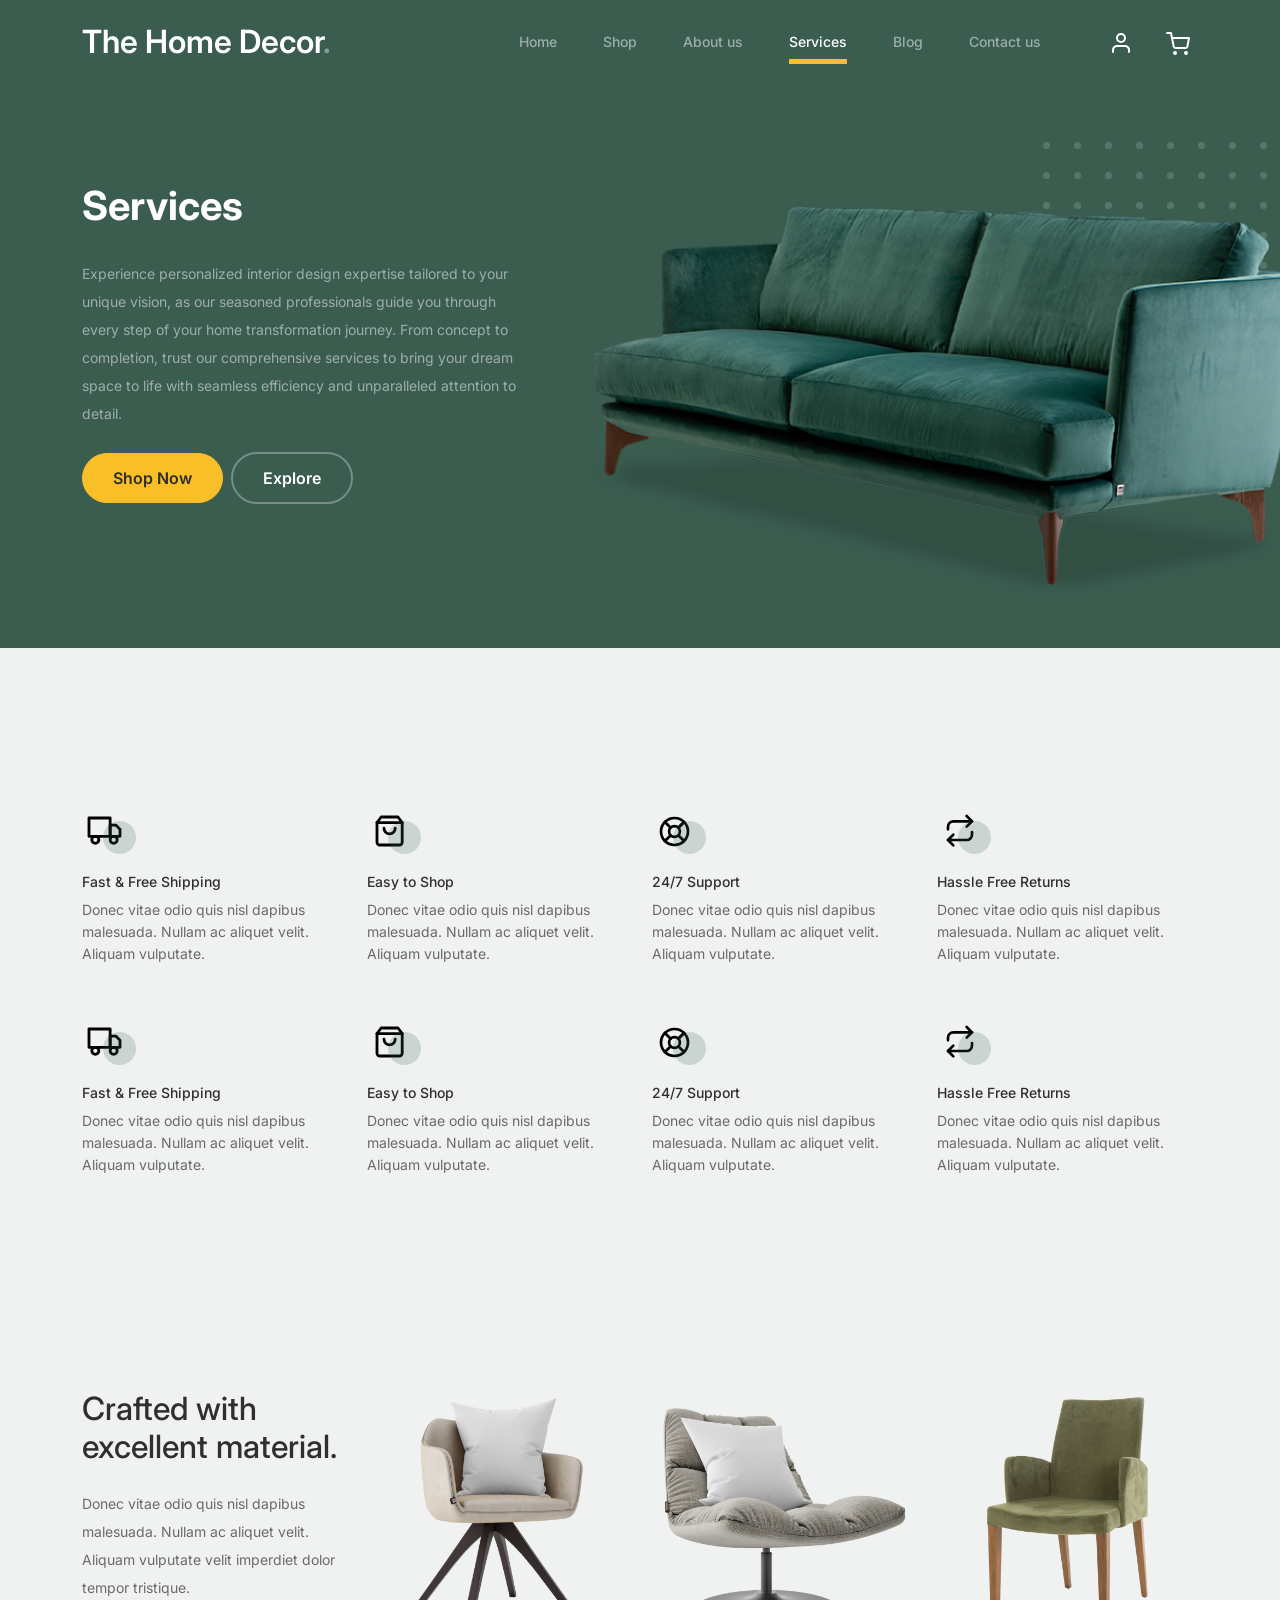
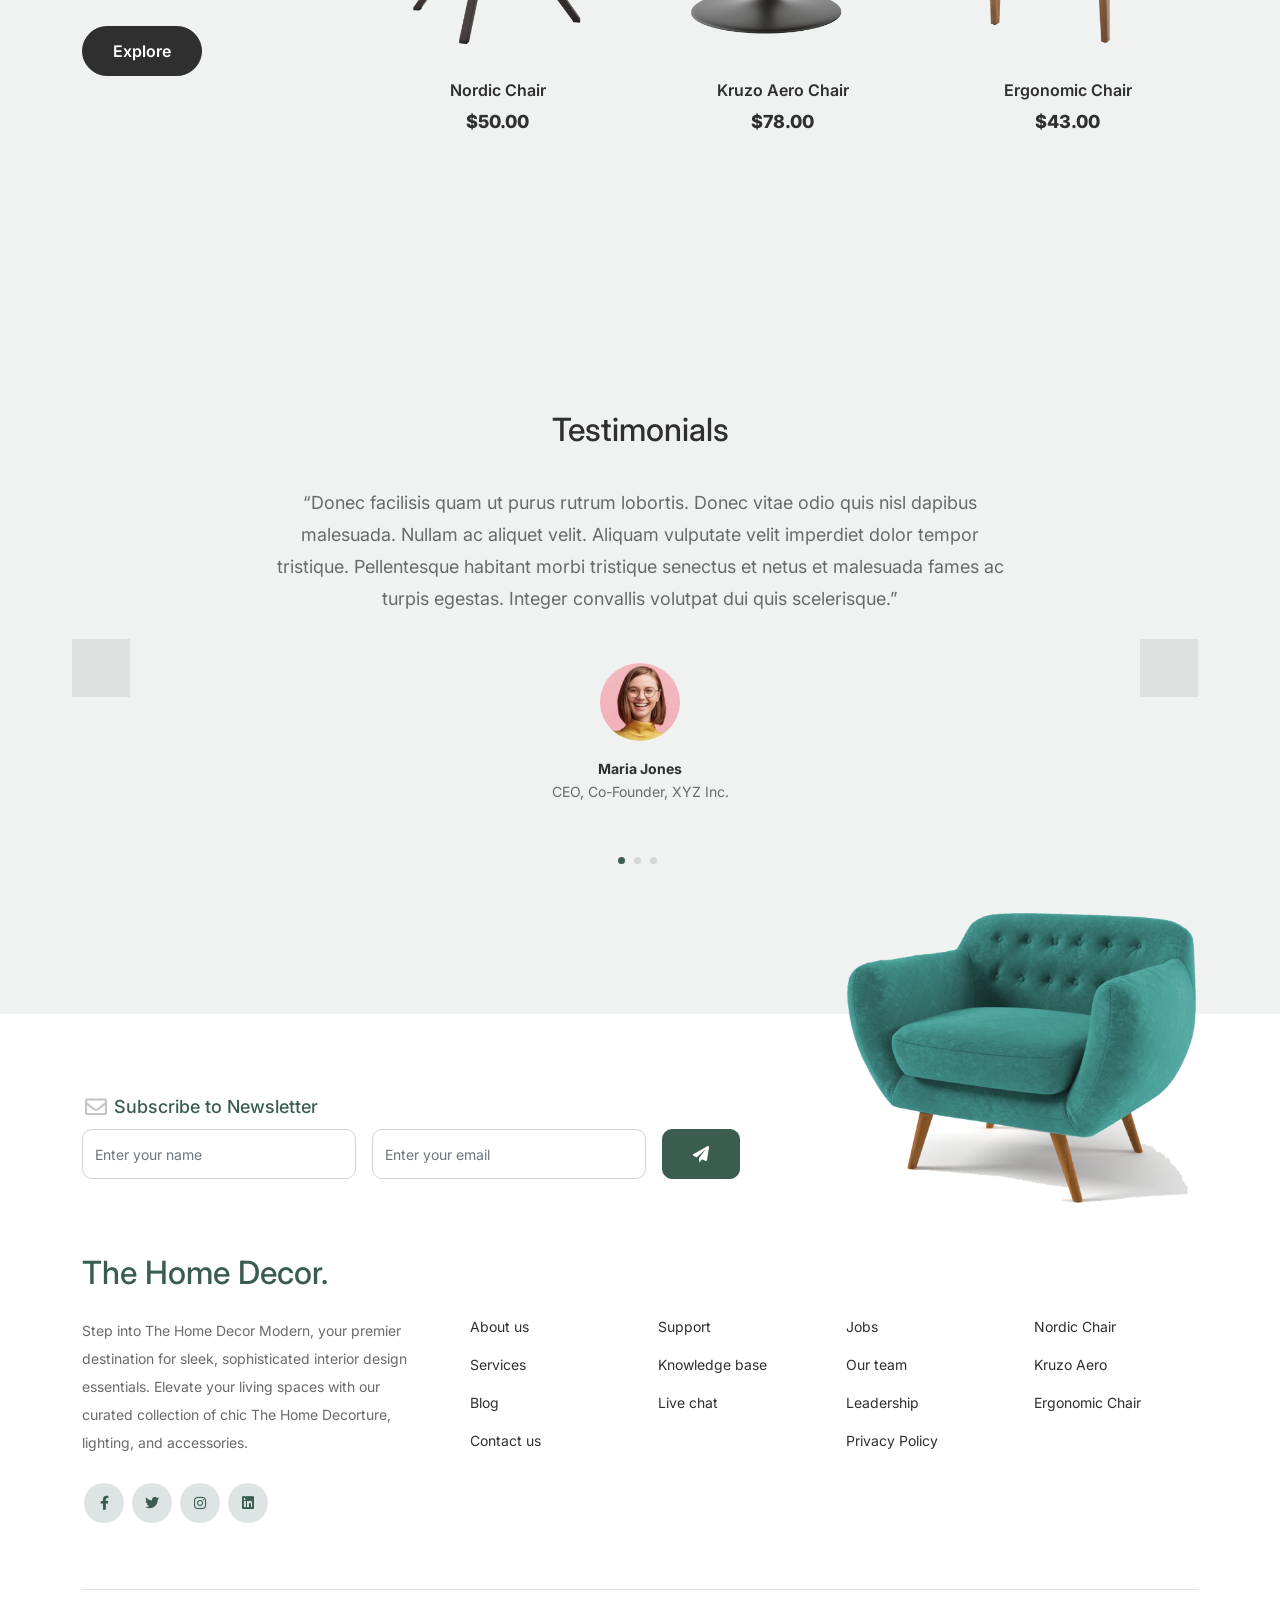
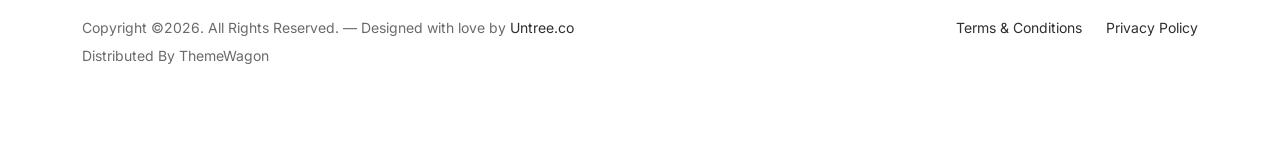
<file: Frontend_Project-main/services.html>
<!doctype html>
<html lang="en">
<head>
  <meta charset="utf-8">
  <meta name="viewport" content="width=device-width, initial-scale=1, shrink-to-fit=no">
  <meta name="author" content="Untree.co">
  <link rel="shortcut icon" href="favicon.png">

  <meta name="description" content="" />
  <meta name="keywords" content="bootstrap, bootstrap4" />

		<!-- Bootstrap CSS -->
		<link href="css/bootstrap.min.css" rel="stylesheet">
		<link href="https://cdnjs.cloudflare.com/ajax/libs/font-awesome/6.0.0-beta3/css/all.min.css" rel="stylesheet">
		<link href="css/tiny-slider.css" rel="stylesheet">
		<link href="css/style.css" rel="stylesheet">
		<title>The Home Decor and Interior Design Website</title>
	</head>

	<body>

		<!-- Start Header/Navigation -->
		<nav class="custom-navbar navbar navbar navbar-expand-md navbar-dark bg-dark" arial-label="The Home Decor navigation bar">

			<div class="container">
				<a class="navbar-brand" href="index.html">The Home Decor<span>.</span></a>

				<button class="navbar-toggler" type="button" data-bs-toggle="collapse" data-bs-target="#navbarsThe Home Decor" aria-controls="navbarsThe Home Decor" aria-expanded="false" aria-label="Toggle navigation">
					<span class="navbar-toggler-icon"></span>
				</button>

				<div class="collapse navbar-collapse" id="navbarsThe Home Decor">
					<ul class="custom-navbar-nav navbar-nav ms-auto mb-2 mb-md-0">
						<li class="nav-item">
							<a class="nav-link" href="index.html">Home</a>
						</li>
						<li><a class="nav-link" href="shop.html">Shop</a></li>
						<li><a class="nav-link" href="about.html">About us</a></li>
						<li class="active"><a class="nav-link" href="services.html">Services</a></li>
						<li><a class="nav-link" href="blog.html">Blog</a></li>
						<li><a class="nav-link" href="contact.html">Contact us</a></li>
					</ul>

					<ul class="custom-navbar-cta navbar-nav mb-2 mb-md-0 ms-5">
						<li><a class="nav-link" href="#"><img src="images/user.svg"></a></li>
						<li><a class="nav-link" href="cart.html"><img src="images/cart.svg"></a></li>
					</ul>
				</div>
			</div>
				
		</nav>
		<!-- End Header/Navigation -->

		<!-- Start Hero Section -->
			<div class="hero">
				<div class="container">
					<div class="row justify-content-between">
						<div class="col-lg-5">
							<div class="intro-excerpt">
								<h1>Services</h1>
								<p class="mb-4">Experience personalized interior design expertise tailored to your unique vision, as our seasoned professionals guide you through every step of your home transformation journey. From concept to completion, trust our comprehensive services to bring your dream space to life with seamless efficiency and unparalleled attention to detail.	</p>
								<p><a href="" class="btn btn-secondary me-2">Shop Now</a><a href="#" class="btn btn-white-outline">Explore</a></p>
							</div>
						</div>
						<div class="col-lg-7">
							<div class="hero-img-wrap">
								<img src="images/couch.png" class="img-fluid">
							</div>
						</div>
					</div>
				</div>
			</div>
		<!-- End Hero Section -->

		

		<!-- Start Why Choose Us Section -->
		<div class="why-choose-section">
			<div class="container">
				
				
				<div class="row my-5">
					<div class="col-6 col-md-6 col-lg-3 mb-4">
						<div class="feature">
							<div class="icon">
								<img src="images/truck.svg" alt="Image" class="imf-fluid">
							</div>
							<h3>Fast &amp; Free Shipping</h3>
							<p>Donec vitae odio quis nisl dapibus malesuada. Nullam ac aliquet velit. Aliquam vulputate.</p>
						</div>
					</div>

					<div class="col-6 col-md-6 col-lg-3 mb-4">
						<div class="feature">
							<div class="icon">
								<img src="images/bag.svg" alt="Image" class="imf-fluid">
							</div>
							<h3>Easy to Shop</h3>
							<p>Donec vitae odio quis nisl dapibus malesuada. Nullam ac aliquet velit. Aliquam vulputate.</p>
						</div>
					</div>

					<div class="col-6 col-md-6 col-lg-3 mb-4">
						<div class="feature">
							<div class="icon">
								<img src="images/support.svg" alt="Image" class="imf-fluid">
							</div>
							<h3>24/7 Support</h3>
							<p>Donec vitae odio quis nisl dapibus malesuada. Nullam ac aliquet velit. Aliquam vulputate.</p>
						</div>
					</div>

					<div class="col-6 col-md-6 col-lg-3 mb-4">
						<div class="feature">
							<div class="icon">
								<img src="images/return.svg" alt="Image" class="imf-fluid">
							</div>
							<h3>Hassle Free Returns</h3>
							<p>Donec vitae odio quis nisl dapibus malesuada. Nullam ac aliquet velit. Aliquam vulputate.</p>
						</div>
					</div>

					<div class="col-6 col-md-6 col-lg-3 mb-4">
						<div class="feature">
							<div class="icon">
								<img src="images/truck.svg" alt="Image" class="imf-fluid">
							</div>
							<h3>Fast &amp; Free Shipping</h3>
							<p>Donec vitae odio quis nisl dapibus malesuada. Nullam ac aliquet velit. Aliquam vulputate.</p>
						</div>
					</div>

					<div class="col-6 col-md-6 col-lg-3 mb-4">
						<div class="feature">
							<div class="icon">
								<img src="images/bag.svg" alt="Image" class="imf-fluid">
							</div>
							<h3>Easy to Shop</h3>
							<p>Donec vitae odio quis nisl dapibus malesuada. Nullam ac aliquet velit. Aliquam vulputate.</p>
						</div>
					</div>

					<div class="col-6 col-md-6 col-lg-3 mb-4">
						<div class="feature">
							<div class="icon">
								<img src="images/support.svg" alt="Image" class="imf-fluid">
							</div>
							<h3>24/7 Support</h3>
							<p>Donec vitae odio quis nisl dapibus malesuada. Nullam ac aliquet velit. Aliquam vulputate.</p>
						</div>
					</div>

					<div class="col-6 col-md-6 col-lg-3 mb-4">
						<div class="feature">
							<div class="icon">
								<img src="images/return.svg" alt="Image" class="imf-fluid">
							</div>
							<h3>Hassle Free Returns</h3>
							<p>Donec vitae odio quis nisl dapibus malesuada. Nullam ac aliquet velit. Aliquam vulputate.</p>
						</div>
					</div>

				</div>
			
			</div>
		</div>
		<!-- End Why Choose Us Section -->

		<!-- Start Product Section -->
		<div class="product-section pt-0">
			<div class="container">
				<div class="row">

					<!-- Start Column 1 -->
					<div class="col-md-12 col-lg-3 mb-5 mb-lg-0">
						<h2 class="mb-4 section-title">Crafted with excellent material.</h2>
						<p class="mb-4">Donec vitae odio quis nisl dapibus malesuada. Nullam ac aliquet velit. Aliquam vulputate velit imperdiet dolor tempor tristique. </p>
						<p><a href="#" class="btn">Explore</a></p>
					</div> 
					<!-- End Column 1 -->

					<!-- Start Column 2 -->
					<div class="col-12 col-md-4 col-lg-3 mb-5 mb-md-0">
						<a class="product-item" href="#">
							<img src="images/product-1.png" class="img-fluid product-thumbnail">
							<h3 class="product-title">Nordic Chair</h3>
							<strong class="product-price">$50.00</strong>

							<span class="icon-cross">
								<img src="images/cross.svg" class="img-fluid">
							</span>
						</a>
					</div> 
					<!-- End Column 2 -->

					<!-- Start Column 3 -->
					<div class="col-12 col-md-4 col-lg-3 mb-5 mb-md-0">
						<a class="product-item" href="#">
							<img src="images/product-2.png" class="img-fluid product-thumbnail">
							<h3 class="product-title">Kruzo Aero Chair</h3>
							<strong class="product-price">$78.00</strong>

							<span class="icon-cross">
								<img src="images/cross.svg" class="img-fluid">
							</span>
						</a>
					</div>
					<!-- End Column 3 -->

					<!-- Start Column 4 -->
					<div class="col-12 col-md-4 col-lg-3 mb-5 mb-md-0">
						<a class="product-item" href="#">
							<img src="images/product-3.png" class="img-fluid product-thumbnail">
							<h3 class="product-title">Ergonomic Chair</h3>
							<strong class="product-price">$43.00</strong>

							<span class="icon-cross">
								<img src="images/cross.svg" class="img-fluid">
							</span>
						</a>
					</div>
					<!-- End Column 4 -->

				</div>
			</div>
		</div>
		<!-- End Product Section -->

		

		<!-- Start Testimonial Slider -->
		<div class="testimonial-section before-footer-section">
			<div class="container">
				<div class="row">
					<div class="col-lg-7 mx-auto text-center">
						<h2 class="section-title">Testimonials</h2>
					</div>
				</div>

				<div class="row justify-content-center">
					<div class="col-lg-12">
						<div class="testimonial-slider-wrap text-center">

							<div id="testimonial-nav">
								<span class="prev" data-controls="prev"><span class="fa fa-chevron-left"></span></span>
								<span class="next" data-controls="next"><span class="fa fa-chevron-right"></span></span>
							</div>

							<div class="testimonial-slider">
								
								<div class="item">
									<div class="row justify-content-center">
										<div class="col-lg-8 mx-auto">

											<div class="testimonial-block text-center">
												<blockquote class="mb-5">
													<p>&ldquo;Donec facilisis quam ut purus rutrum lobortis. Donec vitae odio quis nisl dapibus malesuada. Nullam ac aliquet velit. Aliquam vulputate velit imperdiet dolor tempor tristique. Pellentesque habitant morbi tristique senectus et netus et malesuada fames ac turpis egestas. Integer convallis volutpat dui quis scelerisque.&rdquo;</p>
												</blockquote>

												<div class="author-info">
													<div class="author-pic">
														<img src="images/person-1.png" alt="Maria Jones" class="img-fluid">
													</div>
													<h3 class="font-weight-bold">Maria Jones</h3>
													<span class="position d-block mb-3">CEO, Co-Founder, XYZ Inc.</span>
												</div>
											</div>

										</div>
									</div>
								</div> 
								<!-- END item -->

								<div class="item">
									<div class="row justify-content-center">
										<div class="col-lg-8 mx-auto">

											<div class="testimonial-block text-center">
												<blockquote class="mb-5">
													<p>&ldquo;Donec facilisis quam ut purus rutrum lobortis. Donec vitae odio quis nisl dapibus malesuada. Nullam ac aliquet velit. Aliquam vulputate velit imperdiet dolor tempor tristique. Pellentesque habitant morbi tristique senectus et netus et malesuada fames ac turpis egestas. Integer convallis volutpat dui quis scelerisque.&rdquo;</p>
												</blockquote>

												<div class="author-info">
													<div class="author-pic">
														<img src="images/person-1.png" alt="Maria Jones" class="img-fluid">
													</div>
													<h3 class="font-weight-bold">Maria Jones</h3>
													<span class="position d-block mb-3">CEO, Co-Founder, XYZ Inc.</span>
												</div>
											</div>

										</div>
									</div>
								</div> 
								<!-- END item -->

								<div class="item">
									<div class="row justify-content-center">
										<div class="col-lg-8 mx-auto">

											<div class="testimonial-block text-center">
												<blockquote class="mb-5">
													<p>&ldquo;Donec facilisis quam ut purus rutrum lobortis. Donec vitae odio quis nisl dapibus malesuada. Nullam ac aliquet velit. Aliquam vulputate velit imperdiet dolor tempor tristique. Pellentesque habitant morbi tristique senectus et netus et malesuada fames ac turpis egestas. Integer convallis volutpat dui quis scelerisque.&rdquo;</p>
												</blockquote>

												<div class="author-info">
													<div class="author-pic">
														<img src="images/person-1.png" alt="Maria Jones" class="img-fluid">
													</div>
													<h3 class="font-weight-bold">Maria Jones</h3>
													<span class="position d-block mb-3">CEO, Co-Founder, XYZ Inc.</span>
												</div>
											</div>

										</div>
									</div>
								</div> 
								<!-- END item -->

							</div>

						</div>
					</div>
				</div>
			</div>
		</div>
		<!-- End Testimonial Slider -->

		

		<!-- Start Footer Section -->
		<footer class="footer-section">
			<div class="container relative">

				<div class="sofa-img">
					<img src="images/sofa.png" alt="Image" class="img-fluid">
				</div>

				<div class="row">
					<div class="col-lg-8">
						<div class="subscription-form">
							<h3 class="d-flex align-items-center"><span class="me-1"><img src="images/envelope-outline.svg" alt="Image" class="img-fluid"></span><span>Subscribe to Newsletter</span></h3>

							<form action="#" class="row g-3">
								<div class="col-auto">
									<input type="text" class="form-control" placeholder="Enter your name">
								</div>
								<div class="col-auto">
									<input type="email" class="form-control" placeholder="Enter your email">
								</div>
								<div class="col-auto">
									<button class="btn btn-primary">
										<span class="fa fa-paper-plane"></span>
									</button>
								</div>
							</form>

						</div>
					</div>
				</div>

				<div class="row g-5 mb-5">
					<div class="col-lg-4">
						<div class="mb-4 footer-logo-wrap"><a href="#" class="footer-logo">The Home Decor<span>.</span></a></div>
						<p class="mb-4">									Step into The Home Decor Modern, your premier destination for sleek, sophisticated interior design essentials. Elevate your living spaces with our curated collection of chic The Home Decorture, lighting, and accessories.</p>

						<ul class="list-unstyled custom-social">
							<li><a href="#"><span class="fa fa-brands fa-facebook-f"></span></a></li>
							<li><a href="#"><span class="fa fa-brands fa-twitter"></span></a></li>
							<li><a href="#"><span class="fa fa-brands fa-instagram"></span></a></li>
							<li><a href="#"><span class="fa fa-brands fa-linkedin"></span></a></li>
						</ul>
					</div>

					<div class="col-lg-8">
						<div class="row links-wrap">
							<div class="col-6 col-sm-6 col-md-3">
								<ul class="list-unstyled">
									<li><a href="#">About us</a></li>
									<li><a href="#">Services</a></li>
									<li><a href="#">Blog</a></li>
									<li><a href="#">Contact us</a></li>
								</ul>
							</div>

							<div class="col-6 col-sm-6 col-md-3">
								<ul class="list-unstyled">
									<li><a href="#">Support</a></li>
									<li><a href="#">Knowledge base</a></li>
									<li><a href="#">Live chat</a></li>
								</ul>
							</div>

							<div class="col-6 col-sm-6 col-md-3">
								<ul class="list-unstyled">
									<li><a href="#">Jobs</a></li>
									<li><a href="#">Our team</a></li>
									<li><a href="#">Leadership</a></li>
									<li><a href="#">Privacy Policy</a></li>
								</ul>
							</div>

							<div class="col-6 col-sm-6 col-md-3">
								<ul class="list-unstyled">
									<li><a href="#">Nordic Chair</a></li>
									<li><a href="#">Kruzo Aero</a></li>
									<li><a href="#">Ergonomic Chair</a></li>
								</ul>
							</div>
						</div>
					</div>

				</div>

				<div class="border-top copyright">
					<div class="row pt-4">
						<div class="col-lg-6">
							<p class="mb-2 text-center text-lg-start">Copyright &copy;<script>document.write(new Date().getFullYear());</script>. All Rights Reserved. &mdash; Designed with love by <a href="https://untree.co">Untree.co</a> Distributed By <a hreff="https://themewagon.com">ThemeWagon</a> <!-- License information: https://untree.co/license/ -->
            </p>
						</div>

						<div class="col-lg-6 text-center text-lg-end">
							<ul class="list-unstyled d-inline-flex ms-auto">
								<li class="me-4"><a href="#">Terms &amp; Conditions</a></li>
								<li><a href="#">Privacy Policy</a></li>
							</ul>
						</div>

					</div>
				</div>

			</div>
		</footer>
		<!-- End Footer Section -->	


		<script src="js/bootstrap.bundle.min.js"></script>
		<script src="js/tiny-slider.js"></script>
		<script src="js/custom.js"></script>
	</body>

</html>
</file>
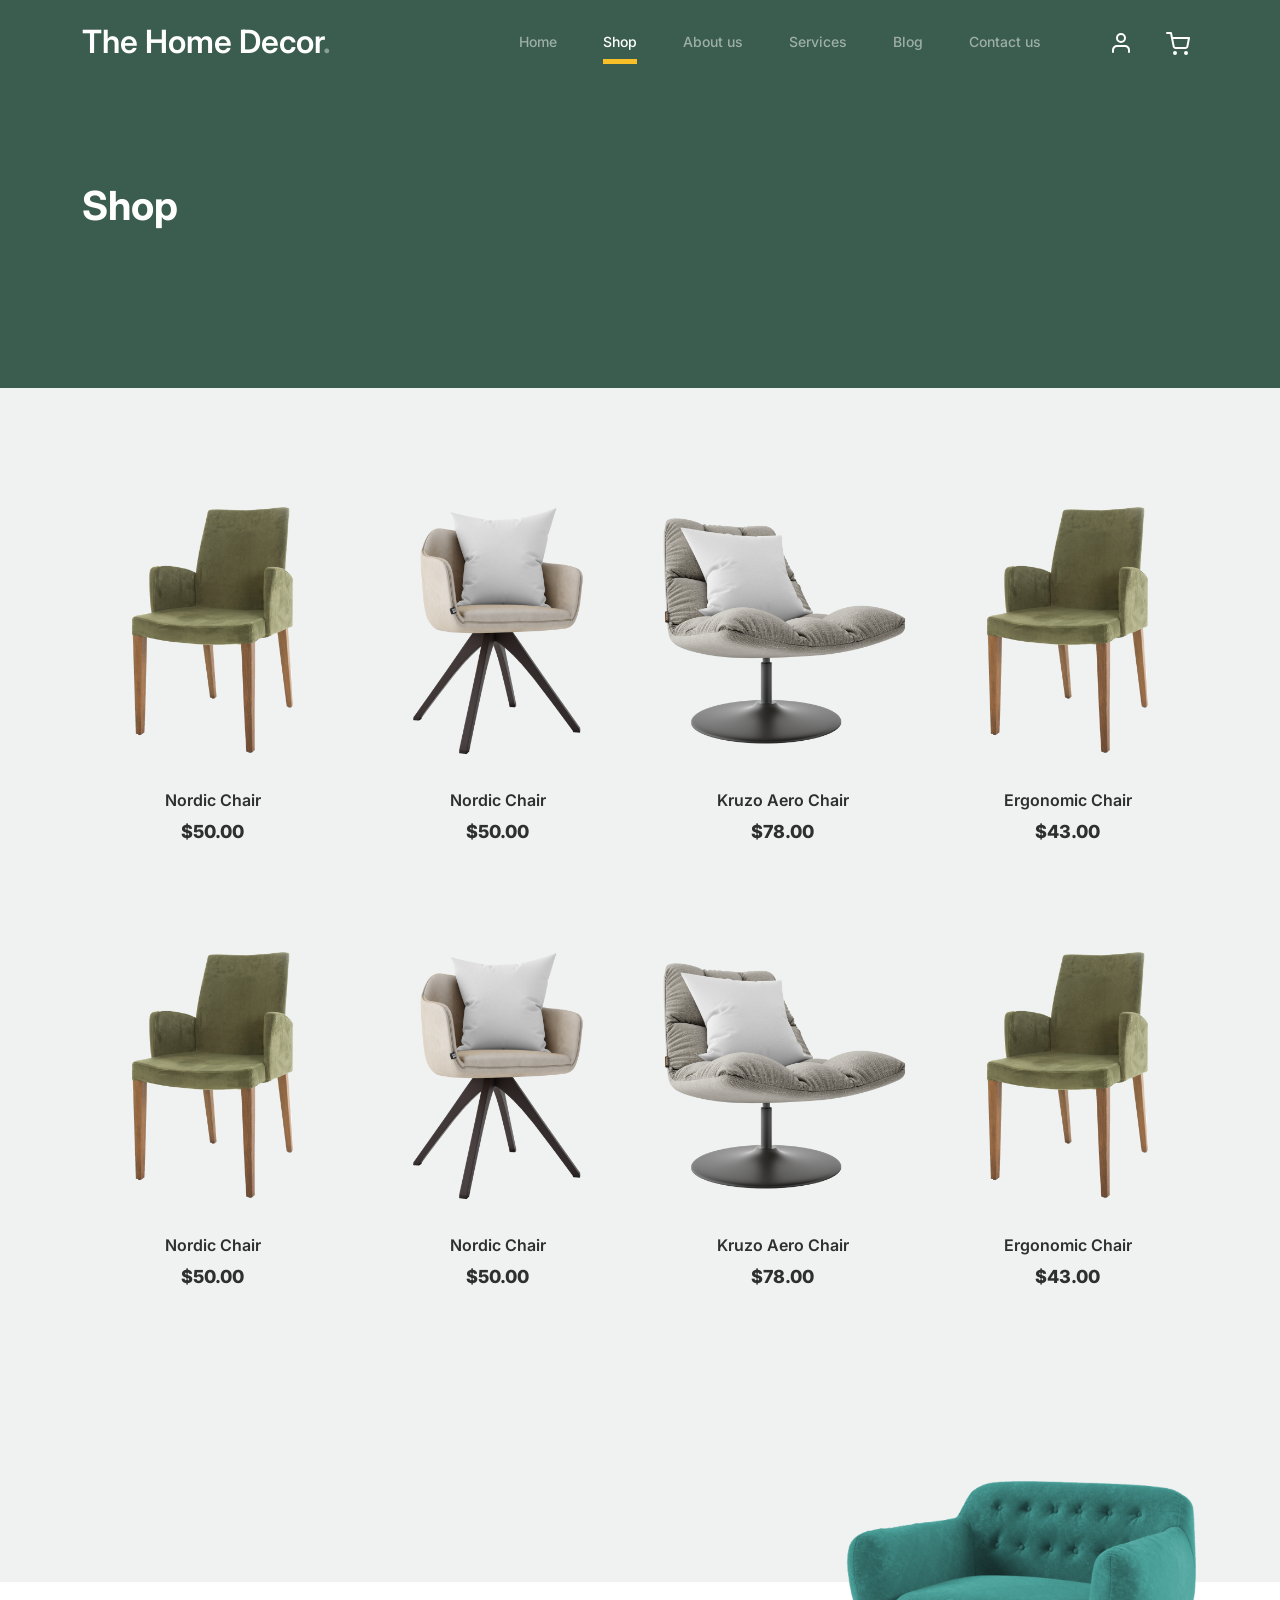
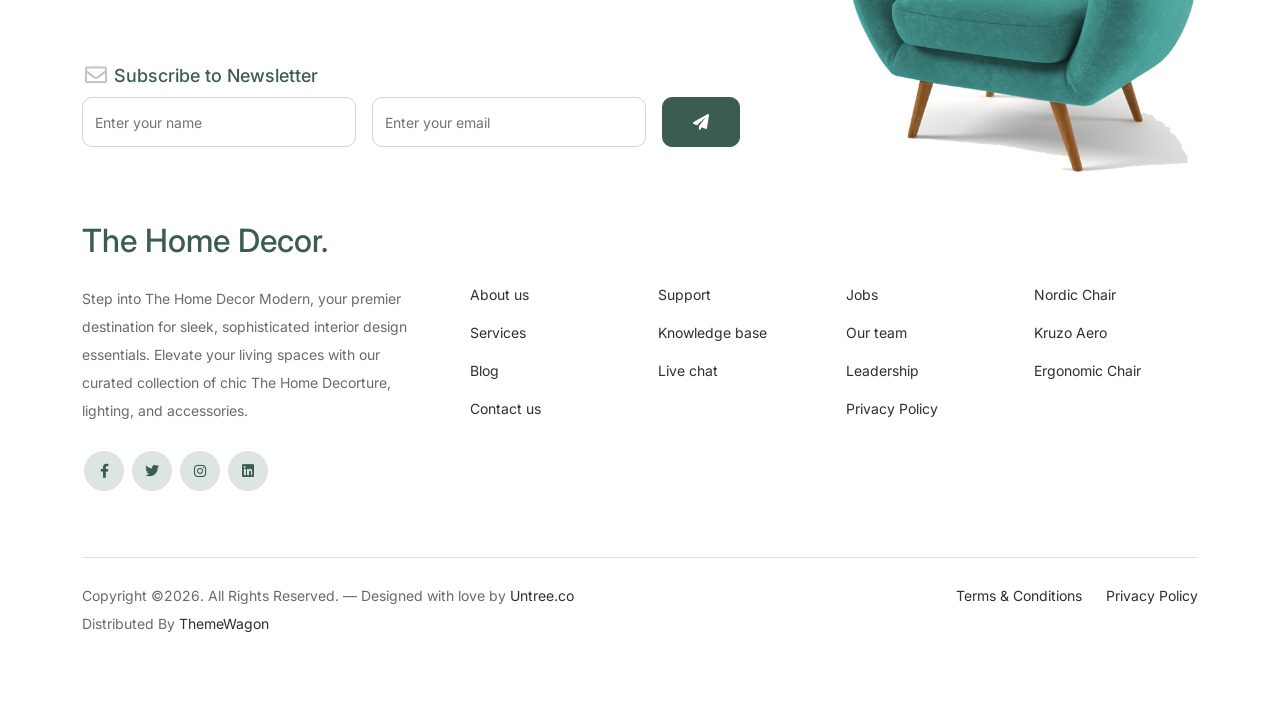
<file: Frontend_Project-main/shop.html>
<!doctype html>
<html lang="en">
<head>
  <meta charset="utf-8">
  <meta name="viewport" content="width=device-width, initial-scale=1, shrink-to-fit=no">
  <meta name="author" content="Untree.co">
  <link rel="shortcut icon" href="favicon.png">

  <meta name="description" content="" />
  <meta name="keywords" content="bootstrap, bootstrap4" />

		<!-- Bootstrap CSS -->
		<link href="css/bootstrap.min.css" rel="stylesheet">
		<link href="https://cdnjs.cloudflare.com/ajax/libs/font-awesome/6.0.0-beta3/css/all.min.css" rel="stylesheet">
		<link href="css/tiny-slider.css" rel="stylesheet">
		<link href="css/style.css" rel="stylesheet">
		<title>The Home Decor and Interior Design Website</title>
	</head>

	<body>

		<!-- Start Header/Navigation -->
		<nav class="custom-navbar navbar navbar navbar-expand-md navbar-dark bg-dark" arial-label="The Home Decor navigation bar">

			<div class="container">
				<a class="navbar-brand" href="index.html">The Home Decor<span>.</span></a>

				<button class="navbar-toggler" type="button" data-bs-toggle="collapse" data-bs-target="#navbarsThe Home Decor" aria-controls="navbarsThe Home Decor" aria-expanded="false" aria-label="Toggle navigation">
					<span class="navbar-toggler-icon"></span>
				</button>

				<div class="collapse navbar-collapse" id="navbarsThe Home Decor">
					<ul class="custom-navbar-nav navbar-nav ms-auto mb-2 mb-md-0">
						<li class="nav-item ">
							<a class="nav-link" href="index.html">Home</a>
						</li>
						<li class="active"><a class="nav-link" href="shop.html">Shop</a></li>
						<li><a class="nav-link" href="about.html">About us</a></li>
						<li><a class="nav-link" href="services.html">Services</a></li>
						<li><a class="nav-link" href="blog.html">Blog</a></li>
						<li><a class="nav-link" href="contact.html">Contact us</a></li>
					</ul>

					<ul class="custom-navbar-cta navbar-nav mb-2 mb-md-0 ms-5">
						<li><a class="nav-link" href="#"><img src="images/user.svg"></a></li>
						<li><a class="nav-link" href="cart.html"><img src="images/cart.svg"></a></li>
					</ul>
				</div>
			</div>
				
		</nav>
		<!-- End Header/Navigation -->

		<!-- Start Hero Section -->
			<div class="hero">
				<div class="container">
					<div class="row justify-content-between">
						<div class="col-lg-5">
							<div class="intro-excerpt">
								<h1>Shop</h1>
							</div>
						</div>
						<div class="col-lg-7">
							
						</div>
					</div>
				</div>
			</div>
		<!-- End Hero Section -->

		

		<div class="untree_co-section product-section before-footer-section">
		    <div class="container">
		      	<div class="row">

		      		<!-- Start Column 1 -->
					<div class="col-12 col-md-4 col-lg-3 mb-5">
						<a class="product-item" href="#">
							<img src="images/product-3.png" class="img-fluid product-thumbnail">
							<h3 class="product-title">Nordic Chair</h3>
							<strong class="product-price">$50.00</strong>

							<span class="icon-cross">
								<img src="images/cross.svg" class="img-fluid">
							</span>
						</a>
					</div> 
					<!-- End Column 1 -->
						
					<!-- Start Column 2 -->
					<div class="col-12 col-md-4 col-lg-3 mb-5">
						<a class="product-item" href="#">
							<img src="images/product-1.png" class="img-fluid product-thumbnail">
							<h3 class="product-title">Nordic Chair</h3>
							<strong class="product-price">$50.00</strong>

							<span class="icon-cross">
								<img src="images/cross.svg" class="img-fluid">
							</span>
						</a>
					</div> 
					<!-- End Column 2 -->

					<!-- Start Column 3 -->
					<div class="col-12 col-md-4 col-lg-3 mb-5">
						<a class="product-item" href="#">
							<img src="images/product-2.png" class="img-fluid product-thumbnail">
							<h3 class="product-title">Kruzo Aero Chair</h3>
							<strong class="product-price">$78.00</strong>

							<span class="icon-cross">
								<img src="images/cross.svg" class="img-fluid">
							</span>
						</a>
					</div>
					<!-- End Column 3 -->

					<!-- Start Column 4 -->
					<div class="col-12 col-md-4 col-lg-3 mb-5">
						<a class="product-item" href="#">
							<img src="images/product-3.png" class="img-fluid product-thumbnail">
							<h3 class="product-title">Ergonomic Chair</h3>
							<strong class="product-price">$43.00</strong>

							<span class="icon-cross">
								<img src="images/cross.svg" class="img-fluid">
							</span>
						</a>
					</div>
					<!-- End Column 4 -->


					<!-- Start Column 1 -->
					<div class="col-12 col-md-4 col-lg-3 mb-5">
						<a class="product-item" href="#">
							<img src="images/product-3.png" class="img-fluid product-thumbnail">
							<h3 class="product-title">Nordic Chair</h3>
							<strong class="product-price">$50.00</strong>

							<span class="icon-cross">
								<img src="images/cross.svg" class="img-fluid">
							</span>
						</a>
					</div> 
					<!-- End Column 1 -->
						
					<!-- Start Column 2 -->
					<div class="col-12 col-md-4 col-lg-3 mb-5">
						<a class="product-item" href="#">
							<img src="images/product-1.png" class="img-fluid product-thumbnail">
							<h3 class="product-title">Nordic Chair</h3>
							<strong class="product-price">$50.00</strong>

							<span class="icon-cross">
								<img src="images/cross.svg" class="img-fluid">
							</span>
						</a>
					</div> 
					<!-- End Column 2 -->

					<!-- Start Column 3 -->
					<div class="col-12 col-md-4 col-lg-3 mb-5">
						<a class="product-item" href="#">
							<img src="images/product-2.png" class="img-fluid product-thumbnail">
							<h3 class="product-title">Kruzo Aero Chair</h3>
							<strong class="product-price">$78.00</strong>

							<span class="icon-cross">
								<img src="images/cross.svg" class="img-fluid">
							</span>
						</a>
					</div>
					<!-- End Column 3 -->

					<!-- Start Column 4 -->
					<div class="col-12 col-md-4 col-lg-3 mb-5">
						<a class="product-item" href="#">
							<img src="images/product-3.png" class="img-fluid product-thumbnail">
							<h3 class="product-title">Ergonomic Chair</h3>
							<strong class="product-price">$43.00</strong>

							<span class="icon-cross">
								<img src="images/cross.svg" class="img-fluid">
							</span>
						</a>
					</div>
					<!-- End Column 4 -->

		      	</div>
		    </div>
		</div>


		<!-- Start Footer Section -->
		<footer class="footer-section">
			<div class="container relative">

				<div class="sofa-img">
					<img src="images/sofa.png" alt="Image" class="img-fluid">
				</div>

				<div class="row">
					<div class="col-lg-8">
						<div class="subscription-form">
							<h3 class="d-flex align-items-center"><span class="me-1"><img src="images/envelope-outline.svg" alt="Image" class="img-fluid"></span><span>Subscribe to Newsletter</span></h3>

							<form action="#" class="row g-3">
								<div class="col-auto">
									<input type="text" class="form-control" placeholder="Enter your name">
								</div>
								<div class="col-auto">
									<input type="email" class="form-control" placeholder="Enter your email">
								</div>
								<div class="col-auto">
									<button class="btn btn-primary">
										<span class="fa fa-paper-plane"></span>
									</button>
								</div>
							</form>

						</div>
					</div>
				</div>

				<div class="row g-5 mb-5">
					<div class="col-lg-4">
						<div class="mb-4 footer-logo-wrap"><a href="#" class="footer-logo">The Home Decor<span>.</span></a></div>
						<p class="mb-4">									Step into The Home Decor Modern, your premier destination for sleek, sophisticated interior design essentials. Elevate your living spaces with our curated collection of chic The Home Decorture, lighting, and accessories.</p>

						<ul class="list-unstyled custom-social">
							<li><a href="#"><span class="fa fa-brands fa-facebook-f"></span></a></li>
							<li><a href="#"><span class="fa fa-brands fa-twitter"></span></a></li>
							<li><a href="#"><span class="fa fa-brands fa-instagram"></span></a></li>
							<li><a href="#"><span class="fa fa-brands fa-linkedin"></span></a></li>
						</ul>
					</div>

					<div class="col-lg-8">
						<div class="row links-wrap">
							<div class="col-6 col-sm-6 col-md-3">
								<ul class="list-unstyled">
									<li><a href="#">About us</a></li>
									<li><a href="#">Services</a></li>
									<li><a href="#">Blog</a></li>
									<li><a href="#">Contact us</a></li>
								</ul>
							</div>

							<div class="col-6 col-sm-6 col-md-3">
								<ul class="list-unstyled">
									<li><a href="#">Support</a></li>
									<li><a href="#">Knowledge base</a></li>
									<li><a href="#">Live chat</a></li>
								</ul>
							</div>

							<div class="col-6 col-sm-6 col-md-3">
								<ul class="list-unstyled">
									<li><a href="#">Jobs</a></li>
									<li><a href="#">Our team</a></li>
									<li><a href="#">Leadership</a></li>
									<li><a href="#">Privacy Policy</a></li>
								</ul>
							</div>

							<div class="col-6 col-sm-6 col-md-3">
								<ul class="list-unstyled">
									<li><a href="#">Nordic Chair</a></li>
									<li><a href="#">Kruzo Aero</a></li>
									<li><a href="#">Ergonomic Chair</a></li>
								</ul>
							</div>
						</div>
					</div>

				</div>

				<div class="border-top copyright">
					<div class="row pt-4">
						<div class="col-lg-6">
							<p class="mb-2 text-center text-lg-start">Copyright &copy;<script>document.write(new Date().getFullYear());</script>. All Rights Reserved. &mdash; Designed with love by <a href="https://untree.co">Untree.co</a>  Distributed By <a href="https://themewagon.com">ThemeWagon</a> <!-- License information: https://untree.co/license/ -->
            </p>
						</div>

						<div class="col-lg-6 text-center text-lg-end">
							<ul class="list-unstyled d-inline-flex ms-auto">
								<li class="me-4"><a href="#">Terms &amp; Conditions</a></li>
								<li><a href="#">Privacy Policy</a></li>
							</ul>
						</div>

					</div>
				</div>

			</div>
		</footer>
		<!-- End Footer Section -->	


		<script src="js/bootstrap.bundle.min.js"></script>
		<script src="js/tiny-slider.js"></script>
		<script src="js/custom.js"></script>
	</body>

</html>
</file>
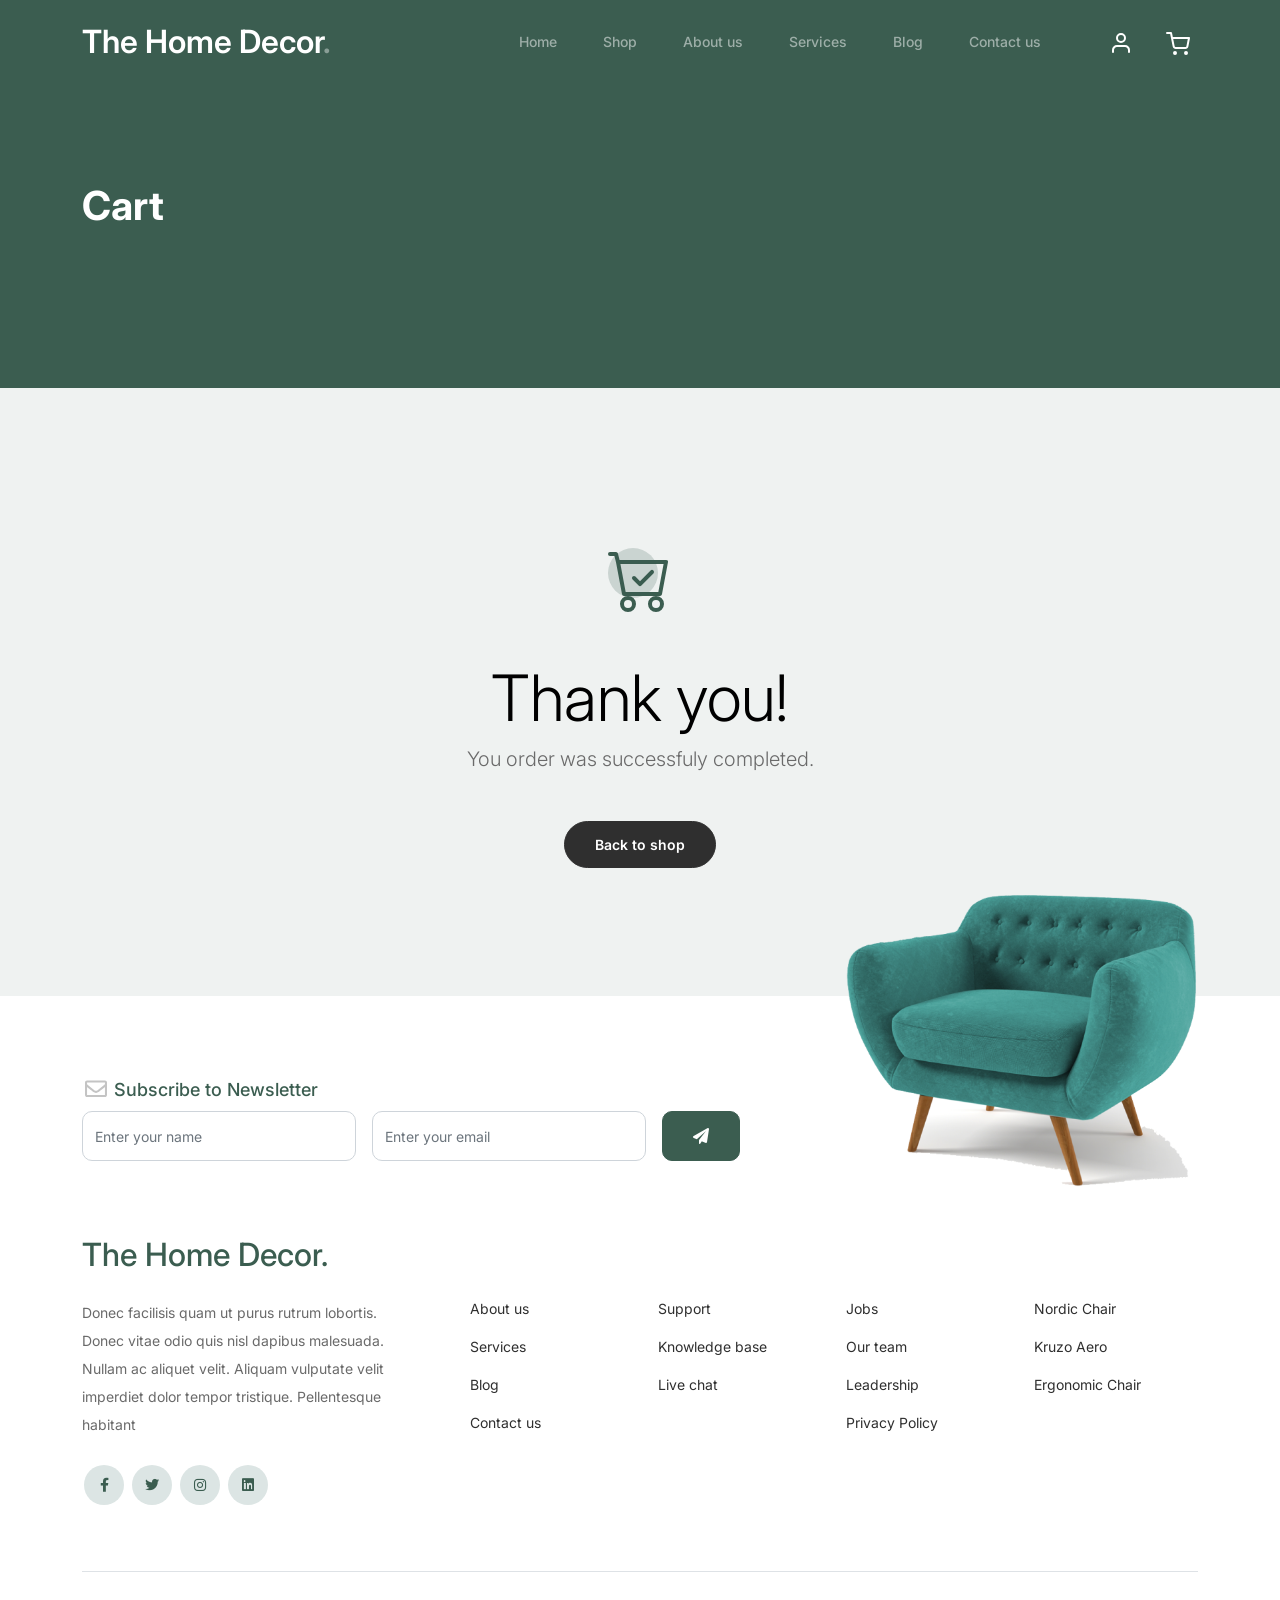
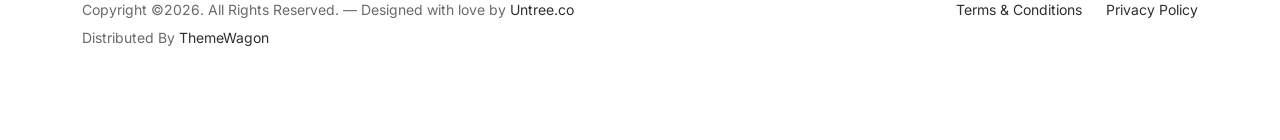
<file: Frontend_Project-main/thankyou.html>
<!doctype html>
<html lang="en">
<head>
  <meta charset="utf-8">
  <meta name="viewport" content="width=device-width, initial-scale=1, shrink-to-fit=no">
  <meta name="author" content="Untree.co">
  <link rel="shortcut icon" href="favicon.png">

  <meta name="description" content="" />
  <meta name="keywords" content="bootstrap, bootstrap4" />

		<!-- Bootstrap CSS -->
		<link href="css/bootstrap.min.css" rel="stylesheet">
		<link href="https://cdnjs.cloudflare.com/ajax/libs/font-awesome/6.0.0-beta3/css/all.min.css" rel="stylesheet">
		<link href="css/tiny-slider.css" rel="stylesheet">
		<link href="css/style.css" rel="stylesheet">
		<title>The Home Decor and Interior Design Website</title>
	</head>

	<body>

		<!-- Start Header/Navigation -->
		<nav class="custom-navbar navbar navbar navbar-expand-md navbar-dark bg-dark" arial-label="The Home Decor navigation bar">

			<div class="container">
				<a class="navbar-brand" href="index.html">The Home Decor<span>.</span></a>

				<button class="navbar-toggler" type="button" data-bs-toggle="collapse" data-bs-target="#navbarsThe Home Decor" aria-controls="navbarsThe Home Decor" aria-expanded="false" aria-label="Toggle navigation">
					<span class="navbar-toggler-icon"></span>
				</button>

				<div class="collapse navbar-collapse" id="navbarsThe Home Decor">
					<ul class="custom-navbar-nav navbar-nav ms-auto mb-2 mb-md-0">
						<li class="nav-item ">
							<a class="nav-link" href="index.html">Home</a>
						</li>
						<li><a class="nav-link" href="shop.html">Shop</a></li>
						<li><a class="nav-link" href="about.html">About us</a></li>
						<li><a class="nav-link" href="services.html">Services</a></li>
						<li><a class="nav-link" href="blog.html">Blog</a></li>
						<li><a class="nav-link" href="contact.html">Contact us</a></li>
					</ul>

					<ul class="custom-navbar-cta navbar-nav mb-2 mb-md-0 ms-5">
						<li><a class="nav-link" href="#"><img src="images/user.svg"></a></li>
						<li><a class="nav-link" href="cart.html"><img src="images/cart.svg"></a></li>
					</ul>
				</div>
			</div>
				
		</nav>
		<!-- End Header/Navigation -->

		<!-- Start Hero Section -->
			<div class="hero">
				<div class="container">
					<div class="row justify-content-between">
						<div class="col-lg-5">
							<div class="intro-excerpt">
								<h1>Cart</h1>
							</div>
						</div>
						<div class="col-lg-7">
							
						</div>
					</div>
				</div>
			</div>
		<!-- End Hero Section -->

		

		<div class="untree_co-section">
    <div class="container">
      <div class="row">
        <div class="col-md-12 text-center pt-5">
          <span class="display-3 thankyou-icon text-primary">
            <svg width="1em" height="1em" viewBox="0 0 16 16" class="bi bi-cart-check mb-5" fill="currentColor" xmlns="http://www.w3.org/2000/svg">
              <path fill-rule="evenodd" d="M11.354 5.646a.5.5 0 0 1 0 .708l-3 3a.5.5 0 0 1-.708 0l-1.5-1.5a.5.5 0 1 1 .708-.708L8 8.293l2.646-2.647a.5.5 0 0 1 .708 0z"/>
              <path fill-rule="evenodd" d="M0 1.5A.5.5 0 0 1 .5 1H2a.5.5 0 0 1 .485.379L2.89 3H14.5a.5.5 0 0 1 .491.592l-1.5 8A.5.5 0 0 1 13 12H4a.5.5 0 0 1-.491-.408L2.01 3.607 1.61 2H.5a.5.5 0 0 1-.5-.5zM3.102 4l1.313 7h8.17l1.313-7H3.102zM5 12a2 2 0 1 0 0 4 2 2 0 0 0 0-4zm7 0a2 2 0 1 0 0 4 2 2 0 0 0 0-4zm-7 1a1 1 0 1 0 0 2 1 1 0 0 0 0-2zm7 0a1 1 0 1 0 0 2 1 1 0 0 0 0-2z"/>
            </svg>
          </span>
          <h2 class="display-3 text-black">Thank you!</h2>
          <p class="lead mb-5">You order was successfuly completed.</p>
          <p><a href="shop.html" class="btn btn-sm btn-outline-black">Back to shop</a></p>
        </div>
      </div>
    </div>
  </div>

		<!-- Start Footer Section -->
		<footer class="footer-section">
			<div class="container relative">

				<div class="sofa-img">
					<img src="images/sofa.png" alt="Image" class="img-fluid">
				</div>

				<div class="row">
					<div class="col-lg-8">
						<div class="subscription-form">
							<h3 class="d-flex align-items-center"><span class="me-1"><img src="images/envelope-outline.svg" alt="Image" class="img-fluid"></span><span>Subscribe to Newsletter</span></h3>

							<form action="#" class="row g-3">
								<div class="col-auto">
									<input type="text" class="form-control" placeholder="Enter your name">
								</div>
								<div class="col-auto">
									<input type="email" class="form-control" placeholder="Enter your email">
								</div>
								<div class="col-auto">
									<button class="btn btn-primary">
										<span class="fa fa-paper-plane"></span>
									</button>
								</div>
							</form>

						</div>
					</div>
				</div>

				<div class="row g-5 mb-5">
					<div class="col-lg-4">
						<div class="mb-4 footer-logo-wrap"><a href="#" class="footer-logo">The Home Decor<span>.</span></a></div>
						<p class="mb-4">Donec facilisis quam ut purus rutrum lobortis. Donec vitae odio quis nisl dapibus malesuada. Nullam ac aliquet velit. Aliquam vulputate velit imperdiet dolor tempor tristique. Pellentesque habitant</p>

						<ul class="list-unstyled custom-social">
							<li><a href="#"><span class="fa fa-brands fa-facebook-f"></span></a></li>
							<li><a href="#"><span class="fa fa-brands fa-twitter"></span></a></li>
							<li><a href="#"><span class="fa fa-brands fa-instagram"></span></a></li>
							<li><a href="#"><span class="fa fa-brands fa-linkedin"></span></a></li>
						</ul>
					</div>

					<div class="col-lg-8">
						<div class="row links-wrap">
							<div class="col-6 col-sm-6 col-md-3">
								<ul class="list-unstyled">
									<li><a href="#">About us</a></li>
									<li><a href="#">Services</a></li>
									<li><a href="#">Blog</a></li>
									<li><a href="#">Contact us</a></li>
								</ul>
							</div>

							<div class="col-6 col-sm-6 col-md-3">
								<ul class="list-unstyled">
									<li><a href="#">Support</a></li>
									<li><a href="#">Knowledge base</a></li>
									<li><a href="#">Live chat</a></li>
								</ul>
							</div>

							<div class="col-6 col-sm-6 col-md-3">
								<ul class="list-unstyled">
									<li><a href="#">Jobs</a></li>
									<li><a href="#">Our team</a></li>
									<li><a href="#">Leadership</a></li>
									<li><a href="#">Privacy Policy</a></li>
								</ul>
							</div>

							<div class="col-6 col-sm-6 col-md-3">
								<ul class="list-unstyled">
									<li><a href="#">Nordic Chair</a></li>
									<li><a href="#">Kruzo Aero</a></li>
									<li><a href="#">Ergonomic Chair</a></li>
								</ul>
							</div>
						</div>
					</div>

				</div>

				<div class="border-top copyright">
					<div class="row pt-4">
						<div class="col-lg-6">
							<p class="mb-2 text-center text-lg-start">Copyright &copy;<script>document.write(new Date().getFullYear());</script>. All Rights Reserved. &mdash; Designed with love by <a href="https://untree.co">Untree.co</a> Distributed By <a href="https://themewagon.com">ThemeWagon</a> <!-- License information: https://untree.co/license/ -->
            </p>
						</div>

						<div class="col-lg-6 text-center text-lg-end">
							<ul class="list-unstyled d-inline-flex ms-auto">
								<li class="me-4"><a href="#">Terms &amp; Conditions</a></li>
								<li><a href="#">Privacy Policy</a></li>
							</ul>
						</div>

					</div>
				</div>

			</div>
		</footer>
		<!-- End Footer Section -->	


		<script src="js/bootstrap.bundle.min.js"></script>
		<script src="js/tiny-slider.js"></script>
		<script src="js/custom.js"></script>
	</body>

</html>
</file>
<file: Frontend_Project-main/css/tiny-slider.css>
.tns-outer {
  padding: 0 !important;
}
.tns-outer [hidden] {
  display: none !important;
}
.tns-outer [aria-controls],
.tns-outer [data-action] {
  cursor: pointer;
}
.tns-slider {
  -webkit-transition: all 0s;
  -moz-transition: all 0s;
  transition: all 0s;
}
.tns-slider > .tns-item {
  -webkit-box-sizing: border-box;
  -moz-box-sizing: border-box;
  box-sizing: border-box;
}
.tns-horizontal.tns-subpixel {
  white-space: nowrap;
}
.tns-horizontal.tns-subpixel > .tns-item {
  display: inline-block;
  vertical-align: top;
  white-space: normal;
}
.tns-horizontal.tns-no-subpixel:after {
  content: '';
  display: table;
  clear: both;
}
.tns-horizontal.tns-no-subpixel > .tns-item {
  float: left;
}
.tns-horizontal.tns-carousel.tns-no-subpixel > .tns-item {
  margin-right: -100%;
}
.tns-no-calc {
  position: relative;
  left: 0;
}
.tns-gallery {
  position: relative;
  left: 0;
  min-height: 1px;
}
.tns-gallery > .tns-item {
  position: absolute;
  left: -100%;
  -webkit-transition: transform 0s, opacity 0s;
  -moz-transition: transform 0s, opacity 0s;
  transition: transform 0s, opacity 0s;
}
.tns-gallery > .tns-slide-active {
  position: relative;
  left: auto !important;
}
.tns-gallery > .tns-moving {
  -webkit-transition: all 0.25s;
  -moz-transition: all 0.25s;
  transition: all 0.25s;
}
.tns-autowidth {
  display: inline-block;
}
.tns-lazy-img {
  -webkit-transition: opacity 0.6s;
  -moz-transition: opacity 0.6s;
  transition: opacity 0.6s;
  opacity: 0.6;
}
.tns-lazy-img.tns-complete {
  opacity: 1;
}
.tns-ah {
  -webkit-transition: height 0s;
  -moz-transition: height 0s;
  transition: height 0s;
}
.tns-ovh {
  overflow: hidden;
}
.tns-visually-hidden {
  position: absolute;
  left: -10000em;
}
.tns-transparent {
  opacity: 0;
  visibility: hidden;
}
.tns-fadeIn {
  opacity: 1;
  filter: alpha(opacity=100);
  z-index: 0;
}
.tns-normal,
.tns-fadeOut {
  opacity: 0;
  filter: alpha(opacity=0);
  z-index: -1;
}
.tns-vpfix {
  white-space: nowrap;
}
.tns-vpfix > div,
.tns-vpfix > li {
  display: inline-block;
}
.tns-t-subp2 {
  margin: 0 auto;
  width: 310px;
  position: relative;
  height: 10px;
  overflow: hidden;
}
.tns-t-ct {
  width: 2333.3333333%;
  width: -webkit-calc(100% * 70 / 3);
  width: -moz-calc(100% * 70 / 3);
  width: calc(100% * 70 / 3);
  position: absolute;
  right: 0;
}
.tns-t-ct:after {
  content: '';
  display: table;
  clear: both;
}
.tns-t-ct > div {
  width: 1.4285714%;
  width: -webkit-calc(100% / 70);
  width: -moz-calc(100% / 70);
  width: calc(100% / 70);
  height: 10px;
  float: left;
}

/*# sourceMappingURL=sourcemaps/tiny-slider.css.map */
</file>
<file: Frontend_Project-main/css/style.css>
@import url("https://fonts.googleapis.com/css2?family=Inter:wght@400;500;600;700;800&display=swap");
body {
  overflow-x: hidden;
  position: relative; }

body {
  font-family: "Inter", sans-serif;
  font-weight: 400;
  line-height: 28px;
  color: #6a6a6a;
  font-size: 14px;
  background-color: #eff2f1; }

a {
  text-decoration: none;
  -webkit-transition: .3s all ease;
  -o-transition: .3s all ease;
  transition: .3s all ease;
  color: #2f2f2f;
  text-decoration: underline; }
  a:hover {
    color: #2f2f2f;
    text-decoration: none; }
  a.more {
    font-weight: 600; }

.custom-navbar {
  background: #3b5d50 !important;
  padding-top: 20px;
  padding-bottom: 20px; }
  .custom-navbar .navbar-brand {
    font-size: 32px;
    font-weight: 600; }
    .custom-navbar .navbar-brand > span {
      opacity: .4; }
  .custom-navbar .navbar-toggler {
    border-color: transparent; }
    .custom-navbar .navbar-toggler:active, .custom-navbar .navbar-toggler:focus {
      -webkit-box-shadow: none;
      box-shadow: none;
      outline: none; }
  @media (min-width: 992px) {
    .custom-navbar .custom-navbar-nav li {
      margin-left: 15px;
      margin-right: 15px; } }
  .custom-navbar .custom-navbar-nav li a {
    font-weight: 500;
    color: #ffffff !important;
    opacity: .5;
    -webkit-transition: .3s all ease;
    -o-transition: .3s all ease;
    transition: .3s all ease;
    position: relative; }
    @media (min-width: 768px) {
      .custom-navbar .custom-navbar-nav li a:before {
        content: "";
        position: absolute;
        bottom: 0;
        left: 8px;
        right: 8px;
        background: #f9bf29;
        height: 5px;
        opacity: 1;
        visibility: visible;
        width: 0;
        -webkit-transition: .15s all ease-out;
        -o-transition: .15s all ease-out;
        transition: .15s all ease-out; } }
    .custom-navbar .custom-navbar-nav li a:hover {
      opacity: 1; }
      .custom-navbar .custom-navbar-nav li a:hover:before {
        width: calc(100% - 16px); }
  .custom-navbar .custom-navbar-nav li.active a {
    opacity: 1; }
    .custom-navbar .custom-navbar-nav li.active a:before {
      width: calc(100% - 16px); }
  .custom-navbar .custom-navbar-cta {
    margin-left: 0 !important;
    -webkit-box-orient: horizontal;
    -webkit-box-direction: normal;
    -ms-flex-direction: row;
    flex-direction: row; }
    @media (min-width: 768px) {
      .custom-navbar .custom-navbar-cta {
        margin-left: 40px !important; } }
    .custom-navbar .custom-navbar-cta li {
      margin-left: 0px;
      margin-right: 0px; }
      .custom-navbar .custom-navbar-cta li:first-child {
        margin-right: 20px; }

.hero {
  background: #3b5d50;
  padding: calc(4rem - 30px) 0 0rem 0; }
  @media (min-width: 768px) {
    .hero {
      padding: calc(4rem - 30px) 0 4rem 0; } }
  @media (min-width: 992px) {
    .hero {
      padding: calc(8rem - 30px) 0 8rem 0; } }
  .hero .intro-excerpt {
    position: relative;
    z-index: 4; }
    @media (min-width: 992px) {
      .hero .intro-excerpt {
        max-width: 450px; } }
  .hero h1 {
    font-weight: 700;
    color: #ffffff;
    margin-bottom: 30px; }
    @media (min-width: 1400px) {
      .hero h1 {
        font-size: 54px; } }
  .hero p {
    color: rgba(255, 255, 255, 0.5);
    margin-botom: 30px; }
  .hero .hero-img-wrap {
    position: relative; }
    .hero .hero-img-wrap img {
      position: relative;
      top: 0px;
      right: 0px;
      z-index: 2;
      max-width: 780px;
      left: -20px; }
      @media (min-width: 768px) {
        .hero .hero-img-wrap img {
          right: 0px;
          left: -100px; } }
      @media (min-width: 992px) {
        .hero .hero-img-wrap img {
          left: 0px;
          top: -80px;
          position: absolute;
          right: -50px; } }
      @media (min-width: 1200px) {
        .hero .hero-img-wrap img {
          left: 0px;
          top: -80px;
          right: -100px; } }
    .hero .hero-img-wrap:after {
      content: "";
      position: absolute;
      width: 255px;
      height: 217px;
      background-image: url("../images/dots-light.svg");
      background-size: contain;
      background-repeat: no-repeat;
      right: -100px;
      top: -0px; }
      @media (min-width: 1200px) {
        .hero .hero-img-wrap:after {
          top: -40px; } }

.btn {
  font-weight: 600;
  padding: 12px 30px;
  border-radius: 30px;
  color: #ffffff;
  background: #2f2f2f;
  border-color: #2f2f2f; }
  .btn:hover {
    color: #ffffff;
    background: #222222;
    border-color: #222222; }
  .btn:active, .btn:focus {
    outline: none !important;
    -webkit-box-shadow: none;
    box-shadow: none; }
  .btn.btn-primary {
    background: #3b5d50;
    border-color: #3b5d50; }
    .btn.btn-primary:hover {
      background: #314d43;
      border-color: #314d43; }
  .btn.btn-secondary {
    color: #2f2f2f;
    background: #f9bf29;
    border-color: #f9bf29; }
    .btn.btn-secondary:hover {
      background: #f8b810;
      border-color: #f8b810; }
  .btn.btn-white-outline {
    background: transparent;
    border-width: 2px;
    border-color: rgba(255, 255, 255, 0.3); }
    .btn.btn-white-outline:hover {
      border-color: white;
      color: #ffffff; }

.section-title {
  color: #2f2f2f; }

.product-section {
  padding: 7rem 0; }
  .product-section .product-item {
    text-align: center;
    text-decoration: none;
    display: block;
    position: relative;
    padding-bottom: 50px;
    cursor: pointer; }
    .product-section .product-item .product-thumbnail {
      margin-bottom: 30px;
      position: relative;
      top: 0;
      -webkit-transition: .3s all ease;
      -o-transition: .3s all ease;
      transition: .3s all ease; }
    .product-section .product-item h3 {
      font-weight: 600;
      font-size: 16px; }
    .product-section .product-item strong {
      font-weight: 800 !important;
      font-size: 18px !important; }
    .product-section .product-item h3, .product-section .product-item strong {
      color: #2f2f2f;
      text-decoration: none; }
    .product-section .product-item .icon-cross {
      position: absolute;
      width: 35px;
      height: 35px;
      display: inline-block;
      background: #2f2f2f;
      bottom: 15px;
      left: 50%;
      -webkit-transform: translateX(-50%);
      -ms-transform: translateX(-50%);
      transform: translateX(-50%);
      margin-bottom: -17.5px;
      border-radius: 50%;
      opacity: 0;
      visibility: hidden;
      -webkit-transition: .3s all ease;
      -o-transition: .3s all ease;
      transition: .3s all ease; }
      .product-section .product-item .icon-cross img {
        position: absolute;
        left: 50%;
        top: 50%;
        -webkit-transform: translate(-50%, -50%);
        -ms-transform: translate(-50%, -50%);
        transform: translate(-50%, -50%); }
    .product-section .product-item:before {
      bottom: 0;
      left: 0;
      right: 0;
      position: absolute;
      content: "";
      background: #dce5e4;
      height: 0%;
      z-index: -1;
      border-radius: 10px;
      -webkit-transition: .3s all ease;
      -o-transition: .3s all ease;
      transition: .3s all ease; }
    .product-section .product-item:hover .product-thumbnail {
      top: -25px; }
    .product-section .product-item:hover .icon-cross {
      bottom: 0;
      opacity: 1;
      visibility: visible; }
    .product-section .product-item:hover:before {
      height: 70%; }

.why-choose-section {
  padding: 7rem 0; }
  .why-choose-section .img-wrap {
    position: relative; }
    .why-choose-section .img-wrap:before {
      position: absolute;
      content: "";
      width: 255px;
      height: 217px;
      background-image: url("../images/dots-yellow.svg");
      background-repeat: no-repeat;
      background-size: contain;
      -webkit-transform: translate(-40%, -40%);
      -ms-transform: translate(-40%, -40%);
      transform: translate(-40%, -40%);
      z-index: -1; }
    .why-choose-section .img-wrap img {
      border-radius: 20px; }

.feature {
  margin-bottom: 30px; }
  .feature .icon {
    display: inline-block;
    position: relative;
    margin-bottom: 20px; }
    .feature .icon:before {
      content: "";
      width: 33px;
      height: 33px;
      position: absolute;
      background: rgba(59, 93, 80, 0.2);
      border-radius: 50%;
      right: -8px;
      bottom: 0; }
  .feature h3 {
    font-size: 14px;
    color: #2f2f2f; }
  .feature p {
    font-size: 14px;
    line-height: 22px;
    color: #6a6a6a; }

.we-help-section {
  padding: 7rem 0; }
  .we-help-section .imgs-grid {
    display: -ms-grid;
    display: grid;
    -ms-grid-columns: (1fr)[27];
    grid-template-columns: repeat(27, 1fr);
    position: relative; }
    .we-help-section .imgs-grid:before {
      position: absolute;
      content: "";
      width: 255px;
      height: 217px;
      background-image: url("../images/dots-green.svg");
      background-size: contain;
      background-repeat: no-repeat;
      -webkit-transform: translate(-40%, -40%);
      -ms-transform: translate(-40%, -40%);
      transform: translate(-40%, -40%);
      z-index: -1; }
    .we-help-section .imgs-grid .grid {
      position: relative; }
      .we-help-section .imgs-grid .grid img {
        border-radius: 20px;
        max-width: 100%; }
      .we-help-section .imgs-grid .grid.grid-1 {
        -ms-grid-column: 1;
        -ms-grid-column-span: 18;
        grid-column: 1 / span 18;
        -ms-grid-row: 1;
        -ms-grid-row-span: 27;
        grid-row: 1 / span 27; }
      .we-help-section .imgs-grid .grid.grid-2 {
        -ms-grid-column: 19;
        -ms-grid-column-span: 27;
        grid-column: 19 / span 27;
        -ms-grid-row: 1;
        -ms-grid-row-span: 5;
        grid-row: 1 / span 5;
        padding-left: 20px; }
      .we-help-section .imgs-grid .grid.grid-3 {
        -ms-grid-column: 14;
        -ms-grid-column-span: 16;
        grid-column: 14 / span 16;
        -ms-grid-row: 6;
        -ms-grid-row-span: 27;
        grid-row: 6 / span 27;
        padding-top: 20px; }

.custom-list {
  width: 100%; }
  .custom-list li {
    display: inline-block;
    width: calc(50% - 20px);
    margin-bottom: 12px;
    line-height: 1.5;
    position: relative;
    padding-left: 20px; }
    .custom-list li:before {
      content: "";
      width: 8px;
      height: 8px;
      border-radius: 50%;
      border: 2px solid #3b5d50;
      position: absolute;
      left: 0;
      top: 8px; }

.popular-product {
  padding: 0 0 7rem 0; }
  .popular-product .product-item-sm h3 {
    font-size: 14px;
    font-weight: 700;
    color: #2f2f2f; }
  .popular-product .product-item-sm a {
    text-decoration: none;
    color: #2f2f2f;
    -webkit-transition: .3s all ease;
    -o-transition: .3s all ease;
    transition: .3s all ease; }
    .popular-product .product-item-sm a:hover {
      color: rgba(47, 47, 47, 0.5); }
  .popular-product .product-item-sm p {
    line-height: 1.4;
    margin-bottom: 10px;
    font-size: 14px; }
  .popular-product .product-item-sm .thumbnail {
    margin-right: 10px;
    -webkit-box-flex: 0;
    -ms-flex: 0 0 120px;
    flex: 0 0 120px;
    position: relative; }
    .popular-product .product-item-sm .thumbnail:before {
      content: "";
      position: absolute;
      border-radius: 20px;
      background: #dce5e4;
      width: 98px;
      height: 98px;
      top: 50%;
      left: 50%;
      -webkit-transform: translate(-50%, -50%);
      -ms-transform: translate(-50%, -50%);
      transform: translate(-50%, -50%);
      z-index: -1; }

.testimonial-section {
  padding: 3rem 0 7rem 0; }

.testimonial-slider-wrap {
  position: relative; }
  .testimonial-slider-wrap .tns-inner {
    padding-top: 30px; }
  .testimonial-slider-wrap .item .testimonial-block blockquote {
    font-size: 16px; }
    @media (min-width: 768px) {
      .testimonial-slider-wrap .item .testimonial-block blockquote {
        line-height: 32px;
        font-size: 18px; } }
  .testimonial-slider-wrap .item .testimonial-block .author-info .author-pic {
    margin-bottom: 20px; }
    .testimonial-slider-wrap .item .testimonial-block .author-info .author-pic img {
      max-width: 80px;
      border-radius: 50%; }
  .testimonial-slider-wrap .item .testimonial-block .author-info h3 {
    font-size: 14px;
    font-weight: 700;
    color: #2f2f2f;
    margin-bottom: 0; }
  .testimonial-slider-wrap #testimonial-nav {
    position: absolute;
    top: 50%;
    z-index: 99;
    width: 100%;
    display: none; }
    @media (min-width: 768px) {
      .testimonial-slider-wrap #testimonial-nav {
        display: block; } }
    .testimonial-slider-wrap #testimonial-nav > span {
      cursor: pointer;
      position: absolute;
      width: 58px;
      height: 58px;
      line-height: 58px;
      border-radius: 50%;
      background: rgba(59, 93, 80, 0.1);
      color: #2f2f2f;
      -webkit-transition: .3s all ease;
      -o-transition: .3s all ease;
      transition: .3s all ease; }
      .testimonial-slider-wrap #testimonial-nav > span:hover {
        background: #3b5d50;
        color: #ffffff; }
    .testimonial-slider-wrap #testimonial-nav .prev {
      left: -10px; }
    .testimonial-slider-wrap #testimonial-nav .next {
      right: 0; }
  .testimonial-slider-wrap .tns-nav {
    position: absolute;
    bottom: -50px;
    left: 50%;
    -webkit-transform: translateX(-50%);
    -ms-transform: translateX(-50%);
    transform: translateX(-50%); }
    .testimonial-slider-wrap .tns-nav button {
      background: none;
      border: none;
      display: inline-block;
      position: relative;
      width: 0 !important;
      height: 7px !important;
      margin: 2px; }
      .testimonial-slider-wrap .tns-nav button:active, .testimonial-slider-wrap .tns-nav button:focus, .testimonial-slider-wrap .tns-nav button:hover {
        outline: none;
        -webkit-box-shadow: none;
        box-shadow: none;
        background: none; }
      .testimonial-slider-wrap .tns-nav button:before {
        display: block;
        width: 7px;
        height: 7px;
        left: 0;
        top: 0;
        position: absolute;
        content: "";
        border-radius: 50%;
        -webkit-transition: .3s all ease;
        -o-transition: .3s all ease;
        transition: .3s all ease;
        background-color: #d6d6d6; }
      .testimonial-slider-wrap .tns-nav button:hover:before, .testimonial-slider-wrap .tns-nav button.tns-nav-active:before {
        background-color: #3b5d50; }

.before-footer-section {
  padding: 7rem 0 12rem 0 !important; }

.blog-section {
  padding: 7rem 0 12rem 0; }
  .blog-section .post-entry a {
    text-decoration: none; }
  .blog-section .post-entry .post-thumbnail {
    display: block;
    margin-bottom: 20px; }
    .blog-section .post-entry .post-thumbnail img {
      border-radius: 20px;
      -webkit-transition: .3s all ease;
      -o-transition: .3s all ease;
      transition: .3s all ease; }
  .blog-section .post-entry .post-content-entry {
    padding-left: 15px;
    padding-right: 15px; }
    .blog-section .post-entry .post-content-entry h3 {
      font-size: 16px;
      margin-bottom: 0;
      font-weight: 600;
      margin-bottom: 7px; }
    .blog-section .post-entry .post-content-entry .meta {
      font-size: 14px; }
      .blog-section .post-entry .post-content-entry .meta a {
        font-weight: 600; }
  .blog-section .post-entry:hover .post-thumbnail img, .blog-section .post-entry:focus .post-thumbnail img {
    opacity: .7; }

.footer-section {
  padding: 80px 0;
  background: #ffffff; }
  .footer-section .relative {
    position: relative; }
  .footer-section a {
    text-decoration: none;
    color: #2f2f2f;
    -webkit-transition: .3s all ease;
    -o-transition: .3s all ease;
    transition: .3s all ease; }
    .footer-section a:hover {
      color: rgba(47, 47, 47, 0.5); }
  .footer-section .subscription-form {
    margin-bottom: 40px;
    position: relative;
    z-index: 2;
    margin-top: 100px; }
    @media (min-width: 992px) {
      .footer-section .subscription-form {
        margin-top: 0px;
        margin-bottom: 80px; } }
    .footer-section .subscription-form h3 {
      font-size: 18px;
      font-weight: 500;
      color: #3b5d50; }
    .footer-section .subscription-form .form-control {
      height: 50px;
      border-radius: 10px;
      font-family: "Inter", sans-serif; }
      .footer-section .subscription-form .form-control:active, .footer-section .subscription-form .form-control:focus {
        outline: none;
        -webkit-box-shadow: none;
        box-shadow: none;
        border-color: #3b5d50;
        -webkit-box-shadow: 0 1px 4px 0 rgba(0, 0, 0, 0.2);
        box-shadow: 0 1px 4px 0 rgba(0, 0, 0, 0.2); }
      .footer-section .subscription-form .form-control::-webkit-input-placeholder {
        font-size: 14px; }
      .footer-section .subscription-form .form-control::-moz-placeholder {
        font-size: 14px; }
      .footer-section .subscription-form .form-control:-ms-input-placeholder {
        font-size: 14px; }
      .footer-section .subscription-form .form-control:-moz-placeholder {
        font-size: 14px; }
    .footer-section .subscription-form .btn {
      border-radius: 10px !important; }
  .footer-section .sofa-img {
    position: absolute;
    top: -200px;
    z-index: 1;
    right: 0; }
    .footer-section .sofa-img img {
      max-width: 380px; }
  .footer-section .links-wrap {
    margin-top: 0px; }
    @media (min-width: 992px) {
      .footer-section .links-wrap {
        margin-top: 54px; } }
    .footer-section .links-wrap ul li {
      margin-bottom: 10px; }
  .footer-section .footer-logo-wrap .footer-logo {
    font-size: 32px;
    font-weight: 500;
    text-decoration: none;
    color: #3b5d50; }
  .footer-section .custom-social li {
    margin: 2px;
    display: inline-block; }
    .footer-section .custom-social li a {
      width: 40px;
      height: 40px;
      text-align: center;
      line-height: 40px;
      display: inline-block;
      background: #dce5e4;
      color: #3b5d50;
      border-radius: 50%; }
      .footer-section .custom-social li a:hover {
        background: #3b5d50;
        color: #ffffff; }
  .footer-section .border-top {
    border-color: #dce5e4; }
    .footer-section .border-top.copyright {
      font-size: 14px !important; }

.untree_co-section {
  padding: 7rem 0; }

.form-control {
  height: 50px;
  border-radius: 10px;
  font-family: "Inter", sans-serif; }
  .form-control:active, .form-control:focus {
    outline: none;
    -webkit-box-shadow: none;
    box-shadow: none;
    border-color: #3b5d50;
    -webkit-box-shadow: 0 1px 4px 0 rgba(0, 0, 0, 0.2);
    box-shadow: 0 1px 4px 0 rgba(0, 0, 0, 0.2); }
  .form-control::-webkit-input-placeholder {
    font-size: 14px; }
  .form-control::-moz-placeholder {
    font-size: 14px; }
  .form-control:-ms-input-placeholder {
    font-size: 14px; }
  .form-control:-moz-placeholder {
    font-size: 14px; }

.service {
  line-height: 1.5; }
  .service .service-icon {
    border-radius: 10px;
    -webkit-box-flex: 0;
    -ms-flex: 0 0 50px;
    flex: 0 0 50px;
    height: 50px;
    line-height: 50px;
    text-align: center;
    background: #3b5d50;
    margin-right: 20px;
    color: #ffffff; }

textarea {
  height: auto !important; }

.site-blocks-table {
  overflow: auto; }
  .site-blocks-table .product-thumbnail {
    width: 200px; }
  .site-blocks-table .btn {
    padding: 2px 10px; }
  .site-blocks-table thead th {
    padding: 30px;
    text-align: center;
    border-width: 0px !important;
    vertical-align: middle;
    color: rgba(0, 0, 0, 0.8);
    font-size: 18px; }
  .site-blocks-table td {
    padding: 20px;
    text-align: center;
    vertical-align: middle;
    color: rgba(0, 0, 0, 0.8); }
  .site-blocks-table tbody tr:first-child td {
    border-top: 1px solid #3b5d50 !important; }
  .site-blocks-table .btn {
    background: none !important;
    color: #000000;
    border: none;
    height: auto !important; }

.site-block-order-table th {
  border-top: none !important;
  border-bottom-width: 1px !important; }

.site-block-order-table td, .site-block-order-table th {
  color: #000000; }

.couponcode-wrap input {
  border-radius: 10px !important; }

.text-primary {
  color: #3b5d50 !important; }

.thankyou-icon {
  position: relative;
  color: #3b5d50; }
  .thankyou-icon:before {
    position: absolute;
    content: "";
    width: 50px;
    height: 50px;
    border-radius: 50%;
    background: rgba(59, 93, 80, 0.2); }
</file>
